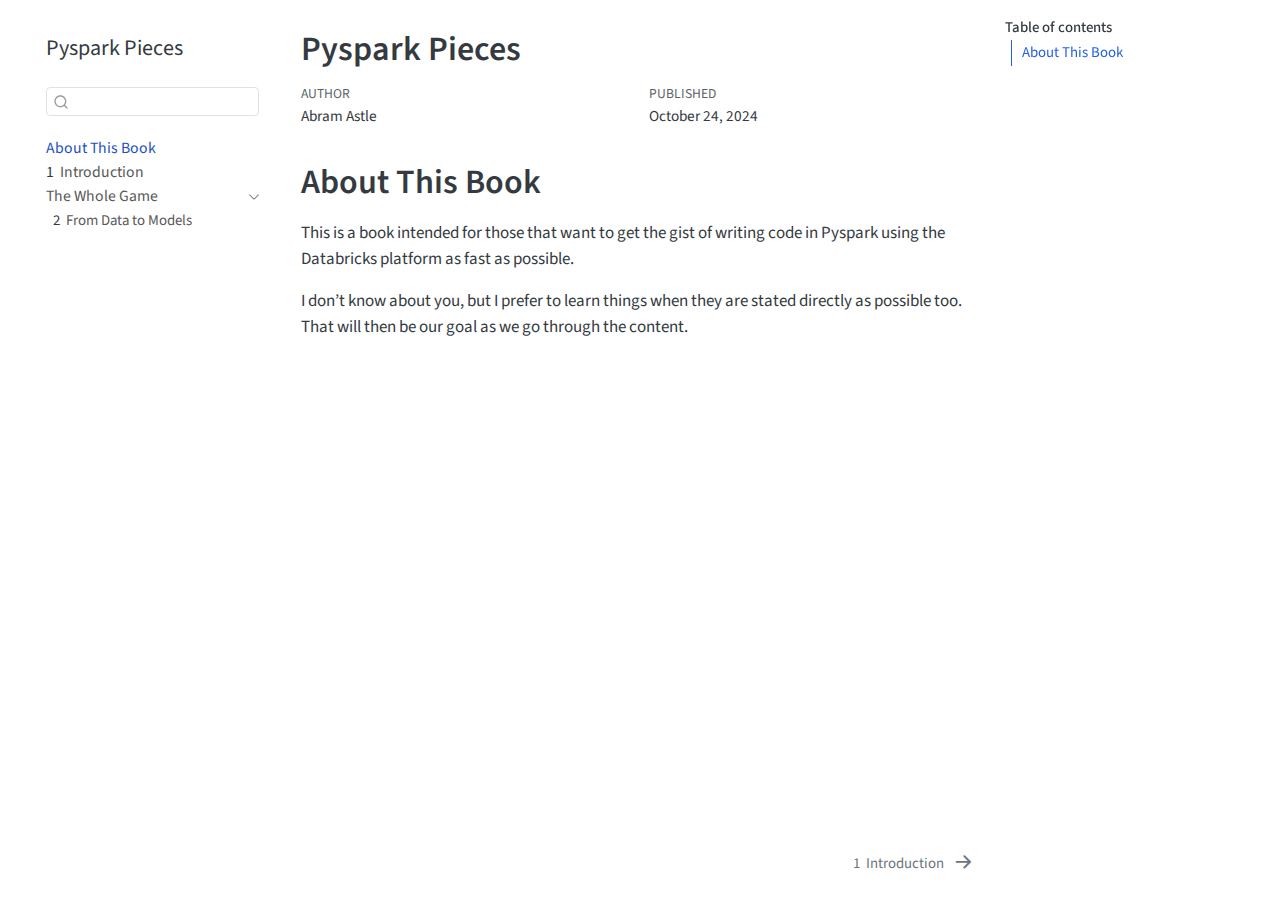
<file: docs/index.html>
<!DOCTYPE html>
<html xmlns="http://www.w3.org/1999/xhtml" lang="en" xml:lang="en"><head>

<meta charset="utf-8">
<meta name="generator" content="quarto-1.5.52">

<meta name="viewport" content="width=device-width, initial-scale=1.0, user-scalable=yes">

<meta name="author" content="Abram Astle">
<meta name="dcterms.date" content="2024-10-24">

<title>Pyspark Pieces</title>
<style>
code{white-space: pre-wrap;}
span.smallcaps{font-variant: small-caps;}
div.columns{display: flex; gap: min(4vw, 1.5em);}
div.column{flex: auto; overflow-x: auto;}
div.hanging-indent{margin-left: 1.5em; text-indent: -1.5em;}
ul.task-list{list-style: none;}
ul.task-list li input[type="checkbox"] {
  width: 0.8em;
  margin: 0 0.8em 0.2em -1em; /* quarto-specific, see https://github.com/quarto-dev/quarto-cli/issues/4556 */ 
  vertical-align: middle;
}
</style>


<script src="site_libs/quarto-nav/quarto-nav.js"></script>
<script src="site_libs/quarto-nav/headroom.min.js"></script>
<script src="site_libs/clipboard/clipboard.min.js"></script>
<script src="site_libs/quarto-search/autocomplete.umd.js"></script>
<script src="site_libs/quarto-search/fuse.min.js"></script>
<script src="site_libs/quarto-search/quarto-search.js"></script>
<meta name="quarto:offset" content="./">
<link href="./intro.html" rel="next">
<script src="site_libs/quarto-html/quarto.js"></script>
<script src="site_libs/quarto-html/popper.min.js"></script>
<script src="site_libs/quarto-html/tippy.umd.min.js"></script>
<script src="site_libs/quarto-html/anchor.min.js"></script>
<link href="site_libs/quarto-html/tippy.css" rel="stylesheet">
<link href="site_libs/quarto-html/quarto-syntax-highlighting.css" rel="stylesheet" id="quarto-text-highlighting-styles">
<script src="site_libs/bootstrap/bootstrap.min.js"></script>
<link href="site_libs/bootstrap/bootstrap-icons.css" rel="stylesheet">
<link href="site_libs/bootstrap/bootstrap.min.css" rel="stylesheet" id="quarto-bootstrap" data-mode="light">
<script id="quarto-search-options" type="application/json">{
  "location": "sidebar",
  "copy-button": false,
  "collapse-after": 3,
  "panel-placement": "start",
  "type": "textbox",
  "limit": 50,
  "keyboard-shortcut": [
    "f",
    "/",
    "s"
  ],
  "show-item-context": false,
  "language": {
    "search-no-results-text": "No results",
    "search-matching-documents-text": "matching documents",
    "search-copy-link-title": "Copy link to search",
    "search-hide-matches-text": "Hide additional matches",
    "search-more-match-text": "more match in this document",
    "search-more-matches-text": "more matches in this document",
    "search-clear-button-title": "Clear",
    "search-text-placeholder": "",
    "search-detached-cancel-button-title": "Cancel",
    "search-submit-button-title": "Submit",
    "search-label": "Search"
  }
}</script>


</head>

<body class="nav-sidebar floating">

<div id="quarto-search-results"></div>
  <header id="quarto-header" class="headroom fixed-top">
  <nav class="quarto-secondary-nav">
    <div class="container-fluid d-flex">
      <button type="button" class="quarto-btn-toggle btn" data-bs-toggle="collapse" role="button" data-bs-target=".quarto-sidebar-collapse-item" aria-controls="quarto-sidebar" aria-expanded="false" aria-label="Toggle sidebar navigation" onclick="if (window.quartoToggleHeadroom) { window.quartoToggleHeadroom(); }">
        <i class="bi bi-layout-text-sidebar-reverse"></i>
      </button>
        <nav class="quarto-page-breadcrumbs" aria-label="breadcrumb"><ol class="breadcrumb"><li class="breadcrumb-item"><a href="./index.html">About This Book</a></li></ol></nav>
        <a class="flex-grow-1" role="navigation" data-bs-toggle="collapse" data-bs-target=".quarto-sidebar-collapse-item" aria-controls="quarto-sidebar" aria-expanded="false" aria-label="Toggle sidebar navigation" onclick="if (window.quartoToggleHeadroom) { window.quartoToggleHeadroom(); }">      
        </a>
      <button type="button" class="btn quarto-search-button" aria-label="Search" onclick="window.quartoOpenSearch();">
        <i class="bi bi-search"></i>
      </button>
    </div>
  </nav>
</header>
<!-- content -->
<div id="quarto-content" class="quarto-container page-columns page-rows-contents page-layout-article">
<!-- sidebar -->
  <nav id="quarto-sidebar" class="sidebar collapse collapse-horizontal quarto-sidebar-collapse-item sidebar-navigation floating overflow-auto">
    <div class="pt-lg-2 mt-2 text-left sidebar-header">
    <div class="sidebar-title mb-0 py-0">
      <a href="./">Pyspark Pieces</a> 
    </div>
      </div>
        <div class="mt-2 flex-shrink-0 align-items-center">
        <div class="sidebar-search">
        <div id="quarto-search" class="" title="Search"></div>
        </div>
        </div>
    <div class="sidebar-menu-container"> 
    <ul class="list-unstyled mt-1">
        <li class="sidebar-item">
  <div class="sidebar-item-container"> 
  <a href="./index.html" class="sidebar-item-text sidebar-link active">
 <span class="menu-text">About This Book</span></a>
  </div>
</li>
        <li class="sidebar-item">
  <div class="sidebar-item-container"> 
  <a href="./intro.html" class="sidebar-item-text sidebar-link">
 <span class="menu-text"><span class="chapter-number">1</span>&nbsp; <span class="chapter-title">Introduction</span></span></a>
  </div>
</li>
        <li class="sidebar-item sidebar-item-section">
      <div class="sidebar-item-container"> 
            <a href="./whole-game.html" class="sidebar-item-text sidebar-link">
 <span class="menu-text">The Whole Game</span></a>
          <a class="sidebar-item-toggle text-start" data-bs-toggle="collapse" data-bs-target="#quarto-sidebar-section-1" role="navigation" aria-expanded="true" aria-label="Toggle section">
            <i class="bi bi-chevron-right ms-2"></i>
          </a> 
      </div>
      <ul id="quarto-sidebar-section-1" class="collapse list-unstyled sidebar-section depth1 show">  
          <li class="sidebar-item">
  <div class="sidebar-item-container"> 
  <a href="./modeling-data.html" class="sidebar-item-text sidebar-link">
 <span class="menu-text"><span class="chapter-number">2</span>&nbsp; <span class="chapter-title">From Data to Models</span></span></a>
  </div>
</li>
      </ul>
  </li>
    </ul>
    </div>
</nav>
<div id="quarto-sidebar-glass" class="quarto-sidebar-collapse-item" data-bs-toggle="collapse" data-bs-target=".quarto-sidebar-collapse-item"></div>
<!-- margin-sidebar -->
    <div id="quarto-margin-sidebar" class="sidebar margin-sidebar">
        <nav id="TOC" role="doc-toc" class="toc-active">
    <h2 id="toc-title">Table of contents</h2>
   
  <ul>
  <li><a href="#about-this-book" id="toc-about-this-book" class="nav-link active" data-scroll-target="#about-this-book">About This Book</a></li>
  </ul>
</nav>
    </div>
<!-- main -->
<main class="content" id="quarto-document-content">

<header id="title-block-header" class="quarto-title-block default">
<div class="quarto-title">
<h1 class="title">Pyspark Pieces</h1>
</div>



<div class="quarto-title-meta">

    <div>
    <div class="quarto-title-meta-heading">Author</div>
    <div class="quarto-title-meta-contents">
             <p>Abram Astle </p>
          </div>
  </div>
    
    <div>
    <div class="quarto-title-meta-heading">Published</div>
    <div class="quarto-title-meta-contents">
      <p class="date">October 24, 2024</p>
    </div>
  </div>
  
    
  </div>
  


</header>


<section id="about-this-book" class="level1 unnumbered">
<h1 class="unnumbered">About This Book</h1>
<p>This is a book intended for those that want to get the gist of writing code in Pyspark using the Databricks platform as fast as possible.</p>
<p>I don’t know about you, but I prefer to learn things when they are stated directly as possible too. That will then be our goal as we go through the content.</p>


</section>

</main> <!-- /main -->
<script id="quarto-html-after-body" type="application/javascript">
window.document.addEventListener("DOMContentLoaded", function (event) {
  const toggleBodyColorMode = (bsSheetEl) => {
    const mode = bsSheetEl.getAttribute("data-mode");
    const bodyEl = window.document.querySelector("body");
    if (mode === "dark") {
      bodyEl.classList.add("quarto-dark");
      bodyEl.classList.remove("quarto-light");
    } else {
      bodyEl.classList.add("quarto-light");
      bodyEl.classList.remove("quarto-dark");
    }
  }
  const toggleBodyColorPrimary = () => {
    const bsSheetEl = window.document.querySelector("link#quarto-bootstrap");
    if (bsSheetEl) {
      toggleBodyColorMode(bsSheetEl);
    }
  }
  toggleBodyColorPrimary();  
  const icon = "";
  const anchorJS = new window.AnchorJS();
  anchorJS.options = {
    placement: 'right',
    icon: icon
  };
  anchorJS.add('.anchored');
  const isCodeAnnotation = (el) => {
    for (const clz of el.classList) {
      if (clz.startsWith('code-annotation-')) {                     
        return true;
      }
    }
    return false;
  }
  const onCopySuccess = function(e) {
    // button target
    const button = e.trigger;
    // don't keep focus
    button.blur();
    // flash "checked"
    button.classList.add('code-copy-button-checked');
    var currentTitle = button.getAttribute("title");
    button.setAttribute("title", "Copied!");
    let tooltip;
    if (window.bootstrap) {
      button.setAttribute("data-bs-toggle", "tooltip");
      button.setAttribute("data-bs-placement", "left");
      button.setAttribute("data-bs-title", "Copied!");
      tooltip = new bootstrap.Tooltip(button, 
        { trigger: "manual", 
          customClass: "code-copy-button-tooltip",
          offset: [0, -8]});
      tooltip.show();    
    }
    setTimeout(function() {
      if (tooltip) {
        tooltip.hide();
        button.removeAttribute("data-bs-title");
        button.removeAttribute("data-bs-toggle");
        button.removeAttribute("data-bs-placement");
      }
      button.setAttribute("title", currentTitle);
      button.classList.remove('code-copy-button-checked');
    }, 1000);
    // clear code selection
    e.clearSelection();
  }
  const getTextToCopy = function(trigger) {
      const codeEl = trigger.previousElementSibling.cloneNode(true);
      for (const childEl of codeEl.children) {
        if (isCodeAnnotation(childEl)) {
          childEl.remove();
        }
      }
      return codeEl.innerText;
  }
  const clipboard = new window.ClipboardJS('.code-copy-button:not([data-in-quarto-modal])', {
    text: getTextToCopy
  });
  clipboard.on('success', onCopySuccess);
  if (window.document.getElementById('quarto-embedded-source-code-modal')) {
    // For code content inside modals, clipBoardJS needs to be initialized with a container option
    // TODO: Check when it could be a function (https://github.com/zenorocha/clipboard.js/issues/860)
    const clipboardModal = new window.ClipboardJS('.code-copy-button[data-in-quarto-modal]', {
      text: getTextToCopy,
      container: window.document.getElementById('quarto-embedded-source-code-modal')
    });
    clipboardModal.on('success', onCopySuccess);
  }
    var localhostRegex = new RegExp(/^(?:http|https):\/\/localhost\:?[0-9]*\//);
    var mailtoRegex = new RegExp(/^mailto:/);
      var filterRegex = new RegExp('/' + window.location.host + '/');
    var isInternal = (href) => {
        return filterRegex.test(href) || localhostRegex.test(href) || mailtoRegex.test(href);
    }
    // Inspect non-navigation links and adorn them if external
 	var links = window.document.querySelectorAll('a[href]:not(.nav-link):not(.navbar-brand):not(.toc-action):not(.sidebar-link):not(.sidebar-item-toggle):not(.pagination-link):not(.no-external):not([aria-hidden]):not(.dropdown-item):not(.quarto-navigation-tool):not(.about-link)');
    for (var i=0; i<links.length; i++) {
      const link = links[i];
      if (!isInternal(link.href)) {
        // undo the damage that might have been done by quarto-nav.js in the case of
        // links that we want to consider external
        if (link.dataset.originalHref !== undefined) {
          link.href = link.dataset.originalHref;
        }
      }
    }
  function tippyHover(el, contentFn, onTriggerFn, onUntriggerFn) {
    const config = {
      allowHTML: true,
      maxWidth: 500,
      delay: 100,
      arrow: false,
      appendTo: function(el) {
          return el.parentElement;
      },
      interactive: true,
      interactiveBorder: 10,
      theme: 'quarto',
      placement: 'bottom-start',
    };
    if (contentFn) {
      config.content = contentFn;
    }
    if (onTriggerFn) {
      config.onTrigger = onTriggerFn;
    }
    if (onUntriggerFn) {
      config.onUntrigger = onUntriggerFn;
    }
    window.tippy(el, config); 
  }
  const noterefs = window.document.querySelectorAll('a[role="doc-noteref"]');
  for (var i=0; i<noterefs.length; i++) {
    const ref = noterefs[i];
    tippyHover(ref, function() {
      // use id or data attribute instead here
      let href = ref.getAttribute('data-footnote-href') || ref.getAttribute('href');
      try { href = new URL(href).hash; } catch {}
      const id = href.replace(/^#\/?/, "");
      const note = window.document.getElementById(id);
      if (note) {
        return note.innerHTML;
      } else {
        return "";
      }
    });
  }
  const xrefs = window.document.querySelectorAll('a.quarto-xref');
  const processXRef = (id, note) => {
    // Strip column container classes
    const stripColumnClz = (el) => {
      el.classList.remove("page-full", "page-columns");
      if (el.children) {
        for (const child of el.children) {
          stripColumnClz(child);
        }
      }
    }
    stripColumnClz(note)
    if (id === null || id.startsWith('sec-')) {
      // Special case sections, only their first couple elements
      const container = document.createElement("div");
      if (note.children && note.children.length > 2) {
        container.appendChild(note.children[0].cloneNode(true));
        for (let i = 1; i < note.children.length; i++) {
          const child = note.children[i];
          if (child.tagName === "P" && child.innerText === "") {
            continue;
          } else {
            container.appendChild(child.cloneNode(true));
            break;
          }
        }
        if (window.Quarto?.typesetMath) {
          window.Quarto.typesetMath(container);
        }
        return container.innerHTML
      } else {
        if (window.Quarto?.typesetMath) {
          window.Quarto.typesetMath(note);
        }
        return note.innerHTML;
      }
    } else {
      // Remove any anchor links if they are present
      const anchorLink = note.querySelector('a.anchorjs-link');
      if (anchorLink) {
        anchorLink.remove();
      }
      if (window.Quarto?.typesetMath) {
        window.Quarto.typesetMath(note);
      }
      // TODO in 1.5, we should make sure this works without a callout special case
      if (note.classList.contains("callout")) {
        return note.outerHTML;
      } else {
        return note.innerHTML;
      }
    }
  }
  for (var i=0; i<xrefs.length; i++) {
    const xref = xrefs[i];
    tippyHover(xref, undefined, function(instance) {
      instance.disable();
      let url = xref.getAttribute('href');
      let hash = undefined; 
      if (url.startsWith('#')) {
        hash = url;
      } else {
        try { hash = new URL(url).hash; } catch {}
      }
      if (hash) {
        const id = hash.replace(/^#\/?/, "");
        const note = window.document.getElementById(id);
        if (note !== null) {
          try {
            const html = processXRef(id, note.cloneNode(true));
            instance.setContent(html);
          } finally {
            instance.enable();
            instance.show();
          }
        } else {
          // See if we can fetch this
          fetch(url.split('#')[0])
          .then(res => res.text())
          .then(html => {
            const parser = new DOMParser();
            const htmlDoc = parser.parseFromString(html, "text/html");
            const note = htmlDoc.getElementById(id);
            if (note !== null) {
              const html = processXRef(id, note);
              instance.setContent(html);
            } 
          }).finally(() => {
            instance.enable();
            instance.show();
          });
        }
      } else {
        // See if we can fetch a full url (with no hash to target)
        // This is a special case and we should probably do some content thinning / targeting
        fetch(url)
        .then(res => res.text())
        .then(html => {
          const parser = new DOMParser();
          const htmlDoc = parser.parseFromString(html, "text/html");
          const note = htmlDoc.querySelector('main.content');
          if (note !== null) {
            // This should only happen for chapter cross references
            // (since there is no id in the URL)
            // remove the first header
            if (note.children.length > 0 && note.children[0].tagName === "HEADER") {
              note.children[0].remove();
            }
            const html = processXRef(null, note);
            instance.setContent(html);
          } 
        }).finally(() => {
          instance.enable();
          instance.show();
        });
      }
    }, function(instance) {
    });
  }
      let selectedAnnoteEl;
      const selectorForAnnotation = ( cell, annotation) => {
        let cellAttr = 'data-code-cell="' + cell + '"';
        let lineAttr = 'data-code-annotation="' +  annotation + '"';
        const selector = 'span[' + cellAttr + '][' + lineAttr + ']';
        return selector;
      }
      const selectCodeLines = (annoteEl) => {
        const doc = window.document;
        const targetCell = annoteEl.getAttribute("data-target-cell");
        const targetAnnotation = annoteEl.getAttribute("data-target-annotation");
        const annoteSpan = window.document.querySelector(selectorForAnnotation(targetCell, targetAnnotation));
        const lines = annoteSpan.getAttribute("data-code-lines").split(",");
        const lineIds = lines.map((line) => {
          return targetCell + "-" + line;
        })
        let top = null;
        let height = null;
        let parent = null;
        if (lineIds.length > 0) {
            //compute the position of the single el (top and bottom and make a div)
            const el = window.document.getElementById(lineIds[0]);
            top = el.offsetTop;
            height = el.offsetHeight;
            parent = el.parentElement.parentElement;
          if (lineIds.length > 1) {
            const lastEl = window.document.getElementById(lineIds[lineIds.length - 1]);
            const bottom = lastEl.offsetTop + lastEl.offsetHeight;
            height = bottom - top;
          }
          if (top !== null && height !== null && parent !== null) {
            // cook up a div (if necessary) and position it 
            let div = window.document.getElementById("code-annotation-line-highlight");
            if (div === null) {
              div = window.document.createElement("div");
              div.setAttribute("id", "code-annotation-line-highlight");
              div.style.position = 'absolute';
              parent.appendChild(div);
            }
            div.style.top = top - 2 + "px";
            div.style.height = height + 4 + "px";
            div.style.left = 0;
            let gutterDiv = window.document.getElementById("code-annotation-line-highlight-gutter");
            if (gutterDiv === null) {
              gutterDiv = window.document.createElement("div");
              gutterDiv.setAttribute("id", "code-annotation-line-highlight-gutter");
              gutterDiv.style.position = 'absolute';
              const codeCell = window.document.getElementById(targetCell);
              const gutter = codeCell.querySelector('.code-annotation-gutter');
              gutter.appendChild(gutterDiv);
            }
            gutterDiv.style.top = top - 2 + "px";
            gutterDiv.style.height = height + 4 + "px";
          }
          selectedAnnoteEl = annoteEl;
        }
      };
      const unselectCodeLines = () => {
        const elementsIds = ["code-annotation-line-highlight", "code-annotation-line-highlight-gutter"];
        elementsIds.forEach((elId) => {
          const div = window.document.getElementById(elId);
          if (div) {
            div.remove();
          }
        });
        selectedAnnoteEl = undefined;
      };
        // Handle positioning of the toggle
    window.addEventListener(
      "resize",
      throttle(() => {
        elRect = undefined;
        if (selectedAnnoteEl) {
          selectCodeLines(selectedAnnoteEl);
        }
      }, 10)
    );
    function throttle(fn, ms) {
    let throttle = false;
    let timer;
      return (...args) => {
        if(!throttle) { // first call gets through
            fn.apply(this, args);
            throttle = true;
        } else { // all the others get throttled
            if(timer) clearTimeout(timer); // cancel #2
            timer = setTimeout(() => {
              fn.apply(this, args);
              timer = throttle = false;
            }, ms);
        }
      };
    }
      // Attach click handler to the DT
      const annoteDls = window.document.querySelectorAll('dt[data-target-cell]');
      for (const annoteDlNode of annoteDls) {
        annoteDlNode.addEventListener('click', (event) => {
          const clickedEl = event.target;
          if (clickedEl !== selectedAnnoteEl) {
            unselectCodeLines();
            const activeEl = window.document.querySelector('dt[data-target-cell].code-annotation-active');
            if (activeEl) {
              activeEl.classList.remove('code-annotation-active');
            }
            selectCodeLines(clickedEl);
            clickedEl.classList.add('code-annotation-active');
          } else {
            // Unselect the line
            unselectCodeLines();
            clickedEl.classList.remove('code-annotation-active');
          }
        });
      }
  const findCites = (el) => {
    const parentEl = el.parentElement;
    if (parentEl) {
      const cites = parentEl.dataset.cites;
      if (cites) {
        return {
          el,
          cites: cites.split(' ')
        };
      } else {
        return findCites(el.parentElement)
      }
    } else {
      return undefined;
    }
  };
  var bibliorefs = window.document.querySelectorAll('a[role="doc-biblioref"]');
  for (var i=0; i<bibliorefs.length; i++) {
    const ref = bibliorefs[i];
    const citeInfo = findCites(ref);
    if (citeInfo) {
      tippyHover(citeInfo.el, function() {
        var popup = window.document.createElement('div');
        citeInfo.cites.forEach(function(cite) {
          var citeDiv = window.document.createElement('div');
          citeDiv.classList.add('hanging-indent');
          citeDiv.classList.add('csl-entry');
          var biblioDiv = window.document.getElementById('ref-' + cite);
          if (biblioDiv) {
            citeDiv.innerHTML = biblioDiv.innerHTML;
          }
          popup.appendChild(citeDiv);
        });
        return popup.innerHTML;
      });
    }
  }
});
</script>
<nav class="page-navigation">
  <div class="nav-page nav-page-previous">
  </div>
  <div class="nav-page nav-page-next">
      <a href="./intro.html" class="pagination-link" aria-label="Introduction">
        <span class="nav-page-text"><span class="chapter-number">1</span>&nbsp; <span class="chapter-title">Introduction</span></span> <i class="bi bi-arrow-right-short"></i>
      </a>
  </div>
</nav>
</div> <!-- /content -->




</body></html>
</file>
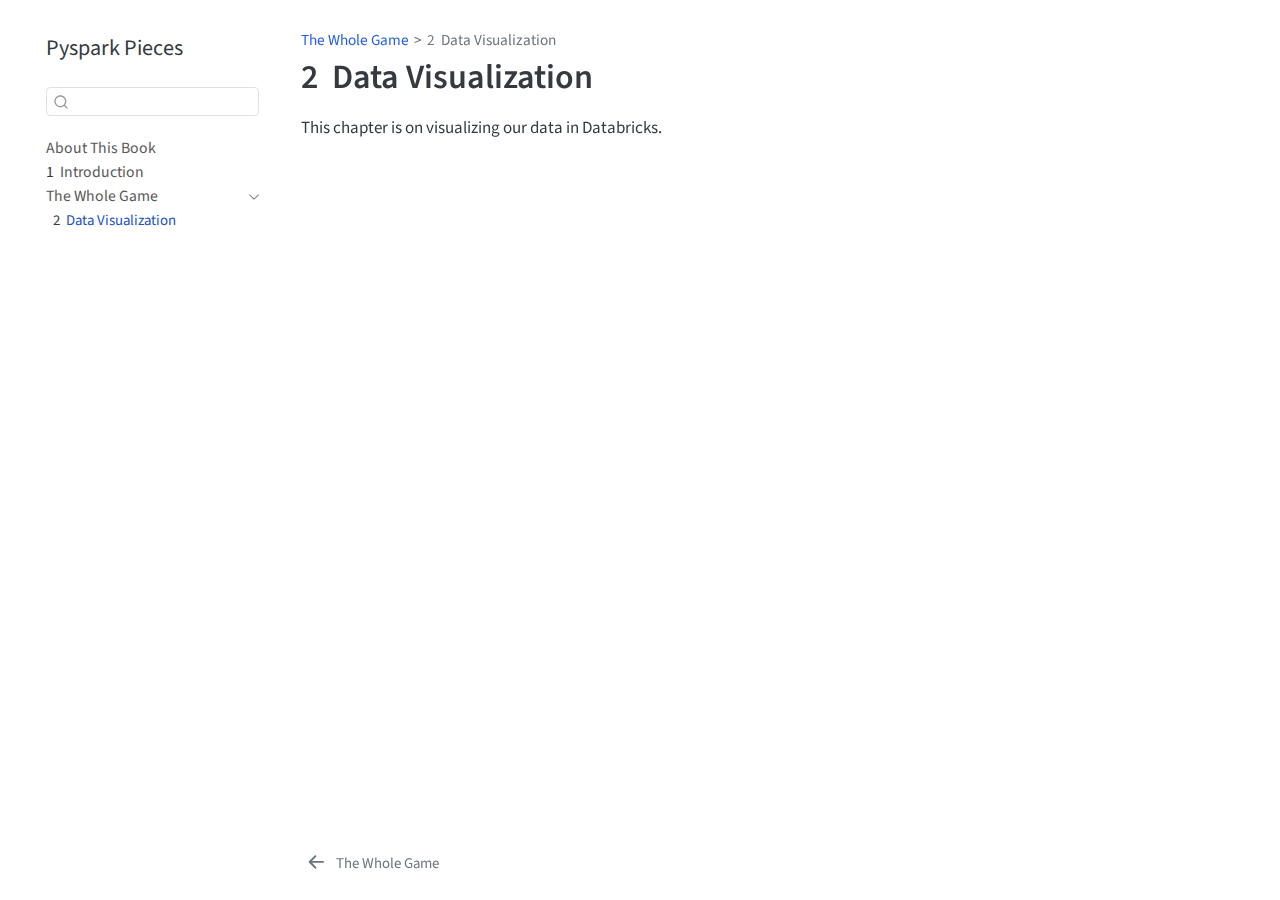
<file: docs/data-visualize.html>
<!DOCTYPE html>
<html xmlns="http://www.w3.org/1999/xhtml" lang="en" xml:lang="en"><head>

<meta charset="utf-8">
<meta name="generator" content="quarto-1.5.52">

<meta name="viewport" content="width=device-width, initial-scale=1.0, user-scalable=yes">


<title>2&nbsp; Data Visualization – Pyspark Pieces</title>
<style>
code{white-space: pre-wrap;}
span.smallcaps{font-variant: small-caps;}
div.columns{display: flex; gap: min(4vw, 1.5em);}
div.column{flex: auto; overflow-x: auto;}
div.hanging-indent{margin-left: 1.5em; text-indent: -1.5em;}
ul.task-list{list-style: none;}
ul.task-list li input[type="checkbox"] {
  width: 0.8em;
  margin: 0 0.8em 0.2em -1em; /* quarto-specific, see https://github.com/quarto-dev/quarto-cli/issues/4556 */ 
  vertical-align: middle;
}
</style>


<script src="site_libs/quarto-nav/quarto-nav.js"></script>
<script src="site_libs/quarto-nav/headroom.min.js"></script>
<script src="site_libs/clipboard/clipboard.min.js"></script>
<script src="site_libs/quarto-search/autocomplete.umd.js"></script>
<script src="site_libs/quarto-search/fuse.min.js"></script>
<script src="site_libs/quarto-search/quarto-search.js"></script>
<meta name="quarto:offset" content="./">
<link href="./whole-game.html" rel="prev">
<script src="site_libs/quarto-html/quarto.js"></script>
<script src="site_libs/quarto-html/popper.min.js"></script>
<script src="site_libs/quarto-html/tippy.umd.min.js"></script>
<script src="site_libs/quarto-html/anchor.min.js"></script>
<link href="site_libs/quarto-html/tippy.css" rel="stylesheet">
<link href="site_libs/quarto-html/quarto-syntax-highlighting.css" rel="stylesheet" id="quarto-text-highlighting-styles">
<script src="site_libs/bootstrap/bootstrap.min.js"></script>
<link href="site_libs/bootstrap/bootstrap-icons.css" rel="stylesheet">
<link href="site_libs/bootstrap/bootstrap.min.css" rel="stylesheet" id="quarto-bootstrap" data-mode="light">
<script id="quarto-search-options" type="application/json">{
  "location": "sidebar",
  "copy-button": false,
  "collapse-after": 3,
  "panel-placement": "start",
  "type": "textbox",
  "limit": 50,
  "keyboard-shortcut": [
    "f",
    "/",
    "s"
  ],
  "show-item-context": false,
  "language": {
    "search-no-results-text": "No results",
    "search-matching-documents-text": "matching documents",
    "search-copy-link-title": "Copy link to search",
    "search-hide-matches-text": "Hide additional matches",
    "search-more-match-text": "more match in this document",
    "search-more-matches-text": "more matches in this document",
    "search-clear-button-title": "Clear",
    "search-text-placeholder": "",
    "search-detached-cancel-button-title": "Cancel",
    "search-submit-button-title": "Submit",
    "search-label": "Search"
  }
}</script>


</head>

<body class="nav-sidebar floating">

<div id="quarto-search-results"></div>
  <header id="quarto-header" class="headroom fixed-top">
  <nav class="quarto-secondary-nav">
    <div class="container-fluid d-flex">
      <button type="button" class="quarto-btn-toggle btn" data-bs-toggle="collapse" role="button" data-bs-target=".quarto-sidebar-collapse-item" aria-controls="quarto-sidebar" aria-expanded="false" aria-label="Toggle sidebar navigation" onclick="if (window.quartoToggleHeadroom) { window.quartoToggleHeadroom(); }">
        <i class="bi bi-layout-text-sidebar-reverse"></i>
      </button>
        <nav class="quarto-page-breadcrumbs" aria-label="breadcrumb"><ol class="breadcrumb"><li class="breadcrumb-item"><a href="./whole-game.html">The Whole Game</a></li><li class="breadcrumb-item"><a href="./data-visualize.html"><span class="chapter-number">2</span>&nbsp; <span class="chapter-title">Data Visualization</span></a></li></ol></nav>
        <a class="flex-grow-1" role="navigation" data-bs-toggle="collapse" data-bs-target=".quarto-sidebar-collapse-item" aria-controls="quarto-sidebar" aria-expanded="false" aria-label="Toggle sidebar navigation" onclick="if (window.quartoToggleHeadroom) { window.quartoToggleHeadroom(); }">      
        </a>
      <button type="button" class="btn quarto-search-button" aria-label="Search" onclick="window.quartoOpenSearch();">
        <i class="bi bi-search"></i>
      </button>
    </div>
  </nav>
</header>
<!-- content -->
<div id="quarto-content" class="quarto-container page-columns page-rows-contents page-layout-article">
<!-- sidebar -->
  <nav id="quarto-sidebar" class="sidebar collapse collapse-horizontal quarto-sidebar-collapse-item sidebar-navigation floating overflow-auto">
    <div class="pt-lg-2 mt-2 text-left sidebar-header">
    <div class="sidebar-title mb-0 py-0">
      <a href="./">Pyspark Pieces</a> 
    </div>
      </div>
        <div class="mt-2 flex-shrink-0 align-items-center">
        <div class="sidebar-search">
        <div id="quarto-search" class="" title="Search"></div>
        </div>
        </div>
    <div class="sidebar-menu-container"> 
    <ul class="list-unstyled mt-1">
        <li class="sidebar-item">
  <div class="sidebar-item-container"> 
  <a href="./index.html" class="sidebar-item-text sidebar-link">
 <span class="menu-text">About This Book</span></a>
  </div>
</li>
        <li class="sidebar-item">
  <div class="sidebar-item-container"> 
  <a href="./intro.html" class="sidebar-item-text sidebar-link">
 <span class="menu-text"><span class="chapter-number">1</span>&nbsp; <span class="chapter-title">Introduction</span></span></a>
  </div>
</li>
        <li class="sidebar-item sidebar-item-section">
      <div class="sidebar-item-container"> 
            <a href="./whole-game.html" class="sidebar-item-text sidebar-link">
 <span class="menu-text">The Whole Game</span></a>
          <a class="sidebar-item-toggle text-start" data-bs-toggle="collapse" data-bs-target="#quarto-sidebar-section-1" role="navigation" aria-expanded="true" aria-label="Toggle section">
            <i class="bi bi-chevron-right ms-2"></i>
          </a> 
      </div>
      <ul id="quarto-sidebar-section-1" class="collapse list-unstyled sidebar-section depth1 show">  
          <li class="sidebar-item">
  <div class="sidebar-item-container"> 
  <a href="./data-visualize.html" class="sidebar-item-text sidebar-link active">
 <span class="menu-text"><span class="chapter-number">2</span>&nbsp; <span class="chapter-title">Data Visualization</span></span></a>
  </div>
</li>
      </ul>
  </li>
    </ul>
    </div>
</nav>
<div id="quarto-sidebar-glass" class="quarto-sidebar-collapse-item" data-bs-toggle="collapse" data-bs-target=".quarto-sidebar-collapse-item"></div>
<!-- margin-sidebar -->
    <div id="quarto-margin-sidebar" class="sidebar margin-sidebar zindex-bottom">
        
    </div>
<!-- main -->
<main class="content" id="quarto-document-content">

<header id="title-block-header" class="quarto-title-block default"><nav class="quarto-page-breadcrumbs quarto-title-breadcrumbs d-none d-lg-block" aria-label="breadcrumb"><ol class="breadcrumb"><li class="breadcrumb-item"><a href="./whole-game.html">The Whole Game</a></li><li class="breadcrumb-item"><a href="./data-visualize.html"><span class="chapter-number">2</span>&nbsp; <span class="chapter-title">Data Visualization</span></a></li></ol></nav>
<div class="quarto-title">
<h1 class="title"><span class="chapter-number">2</span>&nbsp; <span class="chapter-title">Data Visualization</span></h1>
</div>



<div class="quarto-title-meta">

    
  
    
  </div>
  


</header>


<p>This chapter is on visualizing our data in Databricks.</p>



</main> <!-- /main -->
<script id="quarto-html-after-body" type="application/javascript">
window.document.addEventListener("DOMContentLoaded", function (event) {
  const toggleBodyColorMode = (bsSheetEl) => {
    const mode = bsSheetEl.getAttribute("data-mode");
    const bodyEl = window.document.querySelector("body");
    if (mode === "dark") {
      bodyEl.classList.add("quarto-dark");
      bodyEl.classList.remove("quarto-light");
    } else {
      bodyEl.classList.add("quarto-light");
      bodyEl.classList.remove("quarto-dark");
    }
  }
  const toggleBodyColorPrimary = () => {
    const bsSheetEl = window.document.querySelector("link#quarto-bootstrap");
    if (bsSheetEl) {
      toggleBodyColorMode(bsSheetEl);
    }
  }
  toggleBodyColorPrimary();  
  const icon = "";
  const anchorJS = new window.AnchorJS();
  anchorJS.options = {
    placement: 'right',
    icon: icon
  };
  anchorJS.add('.anchored');
  const isCodeAnnotation = (el) => {
    for (const clz of el.classList) {
      if (clz.startsWith('code-annotation-')) {                     
        return true;
      }
    }
    return false;
  }
  const onCopySuccess = function(e) {
    // button target
    const button = e.trigger;
    // don't keep focus
    button.blur();
    // flash "checked"
    button.classList.add('code-copy-button-checked');
    var currentTitle = button.getAttribute("title");
    button.setAttribute("title", "Copied!");
    let tooltip;
    if (window.bootstrap) {
      button.setAttribute("data-bs-toggle", "tooltip");
      button.setAttribute("data-bs-placement", "left");
      button.setAttribute("data-bs-title", "Copied!");
      tooltip = new bootstrap.Tooltip(button, 
        { trigger: "manual", 
          customClass: "code-copy-button-tooltip",
          offset: [0, -8]});
      tooltip.show();    
    }
    setTimeout(function() {
      if (tooltip) {
        tooltip.hide();
        button.removeAttribute("data-bs-title");
        button.removeAttribute("data-bs-toggle");
        button.removeAttribute("data-bs-placement");
      }
      button.setAttribute("title", currentTitle);
      button.classList.remove('code-copy-button-checked');
    }, 1000);
    // clear code selection
    e.clearSelection();
  }
  const getTextToCopy = function(trigger) {
      const codeEl = trigger.previousElementSibling.cloneNode(true);
      for (const childEl of codeEl.children) {
        if (isCodeAnnotation(childEl)) {
          childEl.remove();
        }
      }
      return codeEl.innerText;
  }
  const clipboard = new window.ClipboardJS('.code-copy-button:not([data-in-quarto-modal])', {
    text: getTextToCopy
  });
  clipboard.on('success', onCopySuccess);
  if (window.document.getElementById('quarto-embedded-source-code-modal')) {
    // For code content inside modals, clipBoardJS needs to be initialized with a container option
    // TODO: Check when it could be a function (https://github.com/zenorocha/clipboard.js/issues/860)
    const clipboardModal = new window.ClipboardJS('.code-copy-button[data-in-quarto-modal]', {
      text: getTextToCopy,
      container: window.document.getElementById('quarto-embedded-source-code-modal')
    });
    clipboardModal.on('success', onCopySuccess);
  }
    var localhostRegex = new RegExp(/^(?:http|https):\/\/localhost\:?[0-9]*\//);
    var mailtoRegex = new RegExp(/^mailto:/);
      var filterRegex = new RegExp('/' + window.location.host + '/');
    var isInternal = (href) => {
        return filterRegex.test(href) || localhostRegex.test(href) || mailtoRegex.test(href);
    }
    // Inspect non-navigation links and adorn them if external
 	var links = window.document.querySelectorAll('a[href]:not(.nav-link):not(.navbar-brand):not(.toc-action):not(.sidebar-link):not(.sidebar-item-toggle):not(.pagination-link):not(.no-external):not([aria-hidden]):not(.dropdown-item):not(.quarto-navigation-tool):not(.about-link)');
    for (var i=0; i<links.length; i++) {
      const link = links[i];
      if (!isInternal(link.href)) {
        // undo the damage that might have been done by quarto-nav.js in the case of
        // links that we want to consider external
        if (link.dataset.originalHref !== undefined) {
          link.href = link.dataset.originalHref;
        }
      }
    }
  function tippyHover(el, contentFn, onTriggerFn, onUntriggerFn) {
    const config = {
      allowHTML: true,
      maxWidth: 500,
      delay: 100,
      arrow: false,
      appendTo: function(el) {
          return el.parentElement;
      },
      interactive: true,
      interactiveBorder: 10,
      theme: 'quarto',
      placement: 'bottom-start',
    };
    if (contentFn) {
      config.content = contentFn;
    }
    if (onTriggerFn) {
      config.onTrigger = onTriggerFn;
    }
    if (onUntriggerFn) {
      config.onUntrigger = onUntriggerFn;
    }
    window.tippy(el, config); 
  }
  const noterefs = window.document.querySelectorAll('a[role="doc-noteref"]');
  for (var i=0; i<noterefs.length; i++) {
    const ref = noterefs[i];
    tippyHover(ref, function() {
      // use id or data attribute instead here
      let href = ref.getAttribute('data-footnote-href') || ref.getAttribute('href');
      try { href = new URL(href).hash; } catch {}
      const id = href.replace(/^#\/?/, "");
      const note = window.document.getElementById(id);
      if (note) {
        return note.innerHTML;
      } else {
        return "";
      }
    });
  }
  const xrefs = window.document.querySelectorAll('a.quarto-xref');
  const processXRef = (id, note) => {
    // Strip column container classes
    const stripColumnClz = (el) => {
      el.classList.remove("page-full", "page-columns");
      if (el.children) {
        for (const child of el.children) {
          stripColumnClz(child);
        }
      }
    }
    stripColumnClz(note)
    if (id === null || id.startsWith('sec-')) {
      // Special case sections, only their first couple elements
      const container = document.createElement("div");
      if (note.children && note.children.length > 2) {
        container.appendChild(note.children[0].cloneNode(true));
        for (let i = 1; i < note.children.length; i++) {
          const child = note.children[i];
          if (child.tagName === "P" && child.innerText === "") {
            continue;
          } else {
            container.appendChild(child.cloneNode(true));
            break;
          }
        }
        if (window.Quarto?.typesetMath) {
          window.Quarto.typesetMath(container);
        }
        return container.innerHTML
      } else {
        if (window.Quarto?.typesetMath) {
          window.Quarto.typesetMath(note);
        }
        return note.innerHTML;
      }
    } else {
      // Remove any anchor links if they are present
      const anchorLink = note.querySelector('a.anchorjs-link');
      if (anchorLink) {
        anchorLink.remove();
      }
      if (window.Quarto?.typesetMath) {
        window.Quarto.typesetMath(note);
      }
      // TODO in 1.5, we should make sure this works without a callout special case
      if (note.classList.contains("callout")) {
        return note.outerHTML;
      } else {
        return note.innerHTML;
      }
    }
  }
  for (var i=0; i<xrefs.length; i++) {
    const xref = xrefs[i];
    tippyHover(xref, undefined, function(instance) {
      instance.disable();
      let url = xref.getAttribute('href');
      let hash = undefined; 
      if (url.startsWith('#')) {
        hash = url;
      } else {
        try { hash = new URL(url).hash; } catch {}
      }
      if (hash) {
        const id = hash.replace(/^#\/?/, "");
        const note = window.document.getElementById(id);
        if (note !== null) {
          try {
            const html = processXRef(id, note.cloneNode(true));
            instance.setContent(html);
          } finally {
            instance.enable();
            instance.show();
          }
        } else {
          // See if we can fetch this
          fetch(url.split('#')[0])
          .then(res => res.text())
          .then(html => {
            const parser = new DOMParser();
            const htmlDoc = parser.parseFromString(html, "text/html");
            const note = htmlDoc.getElementById(id);
            if (note !== null) {
              const html = processXRef(id, note);
              instance.setContent(html);
            } 
          }).finally(() => {
            instance.enable();
            instance.show();
          });
        }
      } else {
        // See if we can fetch a full url (with no hash to target)
        // This is a special case and we should probably do some content thinning / targeting
        fetch(url)
        .then(res => res.text())
        .then(html => {
          const parser = new DOMParser();
          const htmlDoc = parser.parseFromString(html, "text/html");
          const note = htmlDoc.querySelector('main.content');
          if (note !== null) {
            // This should only happen for chapter cross references
            // (since there is no id in the URL)
            // remove the first header
            if (note.children.length > 0 && note.children[0].tagName === "HEADER") {
              note.children[0].remove();
            }
            const html = processXRef(null, note);
            instance.setContent(html);
          } 
        }).finally(() => {
          instance.enable();
          instance.show();
        });
      }
    }, function(instance) {
    });
  }
      let selectedAnnoteEl;
      const selectorForAnnotation = ( cell, annotation) => {
        let cellAttr = 'data-code-cell="' + cell + '"';
        let lineAttr = 'data-code-annotation="' +  annotation + '"';
        const selector = 'span[' + cellAttr + '][' + lineAttr + ']';
        return selector;
      }
      const selectCodeLines = (annoteEl) => {
        const doc = window.document;
        const targetCell = annoteEl.getAttribute("data-target-cell");
        const targetAnnotation = annoteEl.getAttribute("data-target-annotation");
        const annoteSpan = window.document.querySelector(selectorForAnnotation(targetCell, targetAnnotation));
        const lines = annoteSpan.getAttribute("data-code-lines").split(",");
        const lineIds = lines.map((line) => {
          return targetCell + "-" + line;
        })
        let top = null;
        let height = null;
        let parent = null;
        if (lineIds.length > 0) {
            //compute the position of the single el (top and bottom and make a div)
            const el = window.document.getElementById(lineIds[0]);
            top = el.offsetTop;
            height = el.offsetHeight;
            parent = el.parentElement.parentElement;
          if (lineIds.length > 1) {
            const lastEl = window.document.getElementById(lineIds[lineIds.length - 1]);
            const bottom = lastEl.offsetTop + lastEl.offsetHeight;
            height = bottom - top;
          }
          if (top !== null && height !== null && parent !== null) {
            // cook up a div (if necessary) and position it 
            let div = window.document.getElementById("code-annotation-line-highlight");
            if (div === null) {
              div = window.document.createElement("div");
              div.setAttribute("id", "code-annotation-line-highlight");
              div.style.position = 'absolute';
              parent.appendChild(div);
            }
            div.style.top = top - 2 + "px";
            div.style.height = height + 4 + "px";
            div.style.left = 0;
            let gutterDiv = window.document.getElementById("code-annotation-line-highlight-gutter");
            if (gutterDiv === null) {
              gutterDiv = window.document.createElement("div");
              gutterDiv.setAttribute("id", "code-annotation-line-highlight-gutter");
              gutterDiv.style.position = 'absolute';
              const codeCell = window.document.getElementById(targetCell);
              const gutter = codeCell.querySelector('.code-annotation-gutter');
              gutter.appendChild(gutterDiv);
            }
            gutterDiv.style.top = top - 2 + "px";
            gutterDiv.style.height = height + 4 + "px";
          }
          selectedAnnoteEl = annoteEl;
        }
      };
      const unselectCodeLines = () => {
        const elementsIds = ["code-annotation-line-highlight", "code-annotation-line-highlight-gutter"];
        elementsIds.forEach((elId) => {
          const div = window.document.getElementById(elId);
          if (div) {
            div.remove();
          }
        });
        selectedAnnoteEl = undefined;
      };
        // Handle positioning of the toggle
    window.addEventListener(
      "resize",
      throttle(() => {
        elRect = undefined;
        if (selectedAnnoteEl) {
          selectCodeLines(selectedAnnoteEl);
        }
      }, 10)
    );
    function throttle(fn, ms) {
    let throttle = false;
    let timer;
      return (...args) => {
        if(!throttle) { // first call gets through
            fn.apply(this, args);
            throttle = true;
        } else { // all the others get throttled
            if(timer) clearTimeout(timer); // cancel #2
            timer = setTimeout(() => {
              fn.apply(this, args);
              timer = throttle = false;
            }, ms);
        }
      };
    }
      // Attach click handler to the DT
      const annoteDls = window.document.querySelectorAll('dt[data-target-cell]');
      for (const annoteDlNode of annoteDls) {
        annoteDlNode.addEventListener('click', (event) => {
          const clickedEl = event.target;
          if (clickedEl !== selectedAnnoteEl) {
            unselectCodeLines();
            const activeEl = window.document.querySelector('dt[data-target-cell].code-annotation-active');
            if (activeEl) {
              activeEl.classList.remove('code-annotation-active');
            }
            selectCodeLines(clickedEl);
            clickedEl.classList.add('code-annotation-active');
          } else {
            // Unselect the line
            unselectCodeLines();
            clickedEl.classList.remove('code-annotation-active');
          }
        });
      }
  const findCites = (el) => {
    const parentEl = el.parentElement;
    if (parentEl) {
      const cites = parentEl.dataset.cites;
      if (cites) {
        return {
          el,
          cites: cites.split(' ')
        };
      } else {
        return findCites(el.parentElement)
      }
    } else {
      return undefined;
    }
  };
  var bibliorefs = window.document.querySelectorAll('a[role="doc-biblioref"]');
  for (var i=0; i<bibliorefs.length; i++) {
    const ref = bibliorefs[i];
    const citeInfo = findCites(ref);
    if (citeInfo) {
      tippyHover(citeInfo.el, function() {
        var popup = window.document.createElement('div');
        citeInfo.cites.forEach(function(cite) {
          var citeDiv = window.document.createElement('div');
          citeDiv.classList.add('hanging-indent');
          citeDiv.classList.add('csl-entry');
          var biblioDiv = window.document.getElementById('ref-' + cite);
          if (biblioDiv) {
            citeDiv.innerHTML = biblioDiv.innerHTML;
          }
          popup.appendChild(citeDiv);
        });
        return popup.innerHTML;
      });
    }
  }
});
</script>
<nav class="page-navigation">
  <div class="nav-page nav-page-previous">
      <a href="./whole-game.html" class="pagination-link" aria-label="The Whole Game">
        <i class="bi bi-arrow-left-short"></i> <span class="nav-page-text">The Whole Game</span>
      </a>          
  </div>
  <div class="nav-page nav-page-next">
  </div>
</nav>
</div> <!-- /content -->




</body></html>
</file>
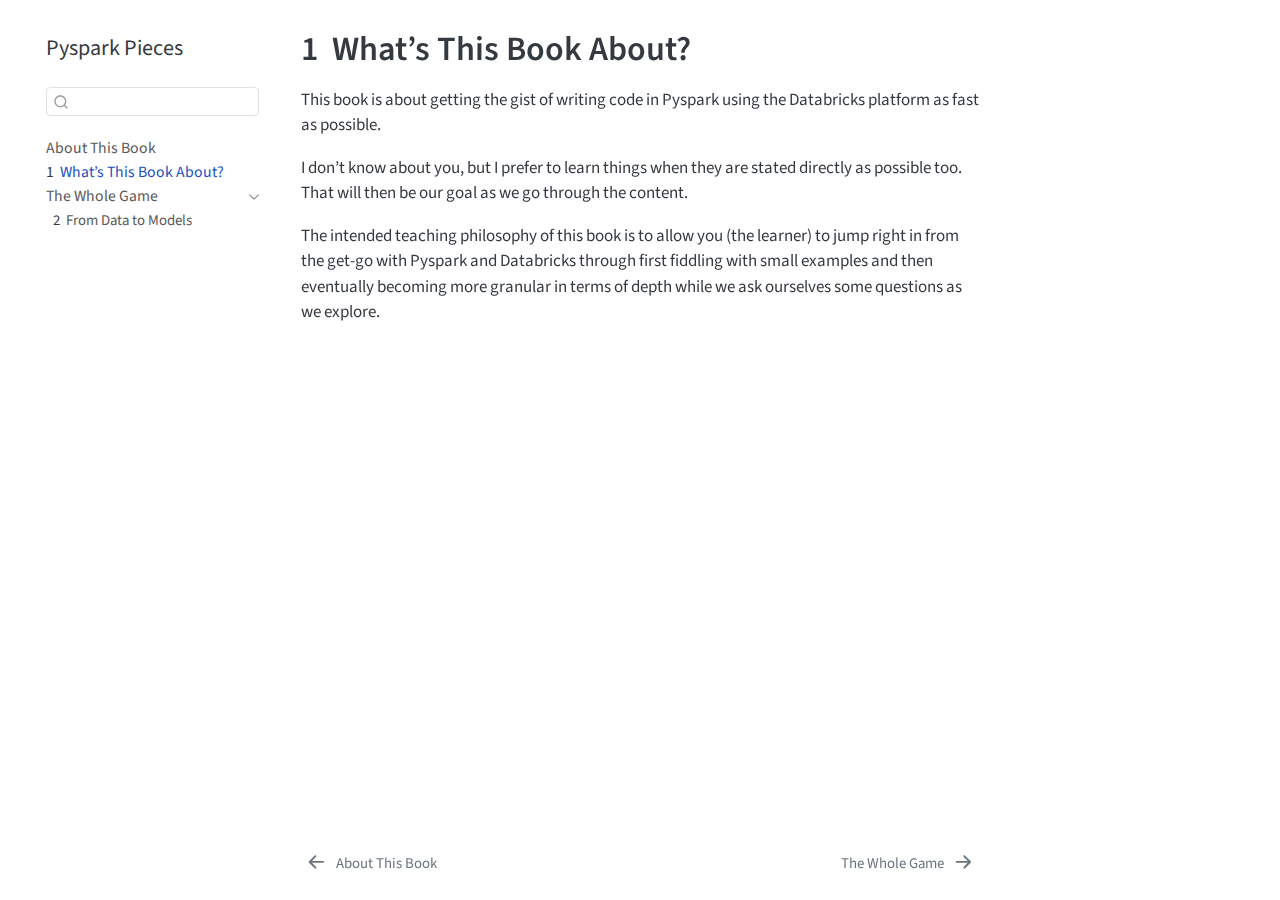
<file: docs/intro.html>
<!DOCTYPE html>
<html xmlns="http://www.w3.org/1999/xhtml" lang="en" xml:lang="en"><head>

<meta charset="utf-8">
<meta name="generator" content="quarto-1.5.52">

<meta name="viewport" content="width=device-width, initial-scale=1.0, user-scalable=yes">


<title>1&nbsp; What’s This Book About? – Pyspark Pieces</title>
<style>
code{white-space: pre-wrap;}
span.smallcaps{font-variant: small-caps;}
div.columns{display: flex; gap: min(4vw, 1.5em);}
div.column{flex: auto; overflow-x: auto;}
div.hanging-indent{margin-left: 1.5em; text-indent: -1.5em;}
ul.task-list{list-style: none;}
ul.task-list li input[type="checkbox"] {
  width: 0.8em;
  margin: 0 0.8em 0.2em -1em; /* quarto-specific, see https://github.com/quarto-dev/quarto-cli/issues/4556 */ 
  vertical-align: middle;
}
</style>


<script src="site_libs/quarto-nav/quarto-nav.js"></script>
<script src="site_libs/quarto-nav/headroom.min.js"></script>
<script src="site_libs/clipboard/clipboard.min.js"></script>
<script src="site_libs/quarto-search/autocomplete.umd.js"></script>
<script src="site_libs/quarto-search/fuse.min.js"></script>
<script src="site_libs/quarto-search/quarto-search.js"></script>
<meta name="quarto:offset" content="./">
<link href="./whole-game.html" rel="next">
<link href="./index.html" rel="prev">
<script src="site_libs/quarto-html/quarto.js"></script>
<script src="site_libs/quarto-html/popper.min.js"></script>
<script src="site_libs/quarto-html/tippy.umd.min.js"></script>
<script src="site_libs/quarto-html/anchor.min.js"></script>
<link href="site_libs/quarto-html/tippy.css" rel="stylesheet">
<link href="site_libs/quarto-html/quarto-syntax-highlighting.css" rel="stylesheet" id="quarto-text-highlighting-styles">
<script src="site_libs/bootstrap/bootstrap.min.js"></script>
<link href="site_libs/bootstrap/bootstrap-icons.css" rel="stylesheet">
<link href="site_libs/bootstrap/bootstrap.min.css" rel="stylesheet" id="quarto-bootstrap" data-mode="light">
<script id="quarto-search-options" type="application/json">{
  "location": "sidebar",
  "copy-button": false,
  "collapse-after": 3,
  "panel-placement": "start",
  "type": "textbox",
  "limit": 50,
  "keyboard-shortcut": [
    "f",
    "/",
    "s"
  ],
  "show-item-context": false,
  "language": {
    "search-no-results-text": "No results",
    "search-matching-documents-text": "matching documents",
    "search-copy-link-title": "Copy link to search",
    "search-hide-matches-text": "Hide additional matches",
    "search-more-match-text": "more match in this document",
    "search-more-matches-text": "more matches in this document",
    "search-clear-button-title": "Clear",
    "search-text-placeholder": "",
    "search-detached-cancel-button-title": "Cancel",
    "search-submit-button-title": "Submit",
    "search-label": "Search"
  }
}</script>


</head>

<body class="nav-sidebar floating">

<div id="quarto-search-results"></div>
  <header id="quarto-header" class="headroom fixed-top">
  <nav class="quarto-secondary-nav">
    <div class="container-fluid d-flex">
      <button type="button" class="quarto-btn-toggle btn" data-bs-toggle="collapse" role="button" data-bs-target=".quarto-sidebar-collapse-item" aria-controls="quarto-sidebar" aria-expanded="false" aria-label="Toggle sidebar navigation" onclick="if (window.quartoToggleHeadroom) { window.quartoToggleHeadroom(); }">
        <i class="bi bi-layout-text-sidebar-reverse"></i>
      </button>
        <nav class="quarto-page-breadcrumbs" aria-label="breadcrumb"><ol class="breadcrumb"><li class="breadcrumb-item"><a href="./intro.html"><span class="chapter-number">1</span>&nbsp; <span class="chapter-title">What’s This Book About?</span></a></li></ol></nav>
        <a class="flex-grow-1" role="navigation" data-bs-toggle="collapse" data-bs-target=".quarto-sidebar-collapse-item" aria-controls="quarto-sidebar" aria-expanded="false" aria-label="Toggle sidebar navigation" onclick="if (window.quartoToggleHeadroom) { window.quartoToggleHeadroom(); }">      
        </a>
      <button type="button" class="btn quarto-search-button" aria-label="Search" onclick="window.quartoOpenSearch();">
        <i class="bi bi-search"></i>
      </button>
    </div>
  </nav>
</header>
<!-- content -->
<div id="quarto-content" class="quarto-container page-columns page-rows-contents page-layout-article">
<!-- sidebar -->
  <nav id="quarto-sidebar" class="sidebar collapse collapse-horizontal quarto-sidebar-collapse-item sidebar-navigation floating overflow-auto">
    <div class="pt-lg-2 mt-2 text-left sidebar-header">
    <div class="sidebar-title mb-0 py-0">
      <a href="./">Pyspark Pieces</a> 
    </div>
      </div>
        <div class="mt-2 flex-shrink-0 align-items-center">
        <div class="sidebar-search">
        <div id="quarto-search" class="" title="Search"></div>
        </div>
        </div>
    <div class="sidebar-menu-container"> 
    <ul class="list-unstyled mt-1">
        <li class="sidebar-item">
  <div class="sidebar-item-container"> 
  <a href="./index.html" class="sidebar-item-text sidebar-link">
 <span class="menu-text">About This Book</span></a>
  </div>
</li>
        <li class="sidebar-item">
  <div class="sidebar-item-container"> 
  <a href="./intro.html" class="sidebar-item-text sidebar-link active">
 <span class="menu-text"><span class="chapter-number">1</span>&nbsp; <span class="chapter-title">What’s This Book About?</span></span></a>
  </div>
</li>
        <li class="sidebar-item sidebar-item-section">
      <div class="sidebar-item-container"> 
            <a href="./whole-game.html" class="sidebar-item-text sidebar-link">
 <span class="menu-text">The Whole Game</span></a>
          <a class="sidebar-item-toggle text-start" data-bs-toggle="collapse" data-bs-target="#quarto-sidebar-section-1" role="navigation" aria-expanded="true" aria-label="Toggle section">
            <i class="bi bi-chevron-right ms-2"></i>
          </a> 
      </div>
      <ul id="quarto-sidebar-section-1" class="collapse list-unstyled sidebar-section depth1 show">  
          <li class="sidebar-item">
  <div class="sidebar-item-container"> 
  <a href="./modeling-data.html" class="sidebar-item-text sidebar-link">
 <span class="menu-text"><span class="chapter-number">2</span>&nbsp; <span class="chapter-title">From Data to Models</span></span></a>
  </div>
</li>
      </ul>
  </li>
    </ul>
    </div>
</nav>
<div id="quarto-sidebar-glass" class="quarto-sidebar-collapse-item" data-bs-toggle="collapse" data-bs-target=".quarto-sidebar-collapse-item"></div>
<!-- margin-sidebar -->
    <div id="quarto-margin-sidebar" class="sidebar margin-sidebar zindex-bottom">
        
    </div>
<!-- main -->
<main class="content" id="quarto-document-content">

<header id="title-block-header" class="quarto-title-block default">
<div class="quarto-title">
<h1 class="title"><span class="chapter-number">1</span>&nbsp; <span class="chapter-title">What’s This Book About?</span></h1>
</div>



<div class="quarto-title-meta">

    
  
    
  </div>
  


</header>


<p>This book is about getting the gist of writing code in Pyspark using the Databricks platform as fast as possible.</p>
<p>I don’t know about you, but I prefer to learn things when they are stated directly as possible too. That will then be our goal as we go through the content.</p>
<p>The intended teaching philosophy of this book is to allow you (the learner) to jump right in from the get-go with Pyspark and Databricks through first fiddling with small examples and then eventually becoming more granular in terms of depth while we ask ourselves some questions as we explore.</p>



</main> <!-- /main -->
<script id="quarto-html-after-body" type="application/javascript">
window.document.addEventListener("DOMContentLoaded", function (event) {
  const toggleBodyColorMode = (bsSheetEl) => {
    const mode = bsSheetEl.getAttribute("data-mode");
    const bodyEl = window.document.querySelector("body");
    if (mode === "dark") {
      bodyEl.classList.add("quarto-dark");
      bodyEl.classList.remove("quarto-light");
    } else {
      bodyEl.classList.add("quarto-light");
      bodyEl.classList.remove("quarto-dark");
    }
  }
  const toggleBodyColorPrimary = () => {
    const bsSheetEl = window.document.querySelector("link#quarto-bootstrap");
    if (bsSheetEl) {
      toggleBodyColorMode(bsSheetEl);
    }
  }
  toggleBodyColorPrimary();  
  const icon = "";
  const anchorJS = new window.AnchorJS();
  anchorJS.options = {
    placement: 'right',
    icon: icon
  };
  anchorJS.add('.anchored');
  const isCodeAnnotation = (el) => {
    for (const clz of el.classList) {
      if (clz.startsWith('code-annotation-')) {                     
        return true;
      }
    }
    return false;
  }
  const onCopySuccess = function(e) {
    // button target
    const button = e.trigger;
    // don't keep focus
    button.blur();
    // flash "checked"
    button.classList.add('code-copy-button-checked');
    var currentTitle = button.getAttribute("title");
    button.setAttribute("title", "Copied!");
    let tooltip;
    if (window.bootstrap) {
      button.setAttribute("data-bs-toggle", "tooltip");
      button.setAttribute("data-bs-placement", "left");
      button.setAttribute("data-bs-title", "Copied!");
      tooltip = new bootstrap.Tooltip(button, 
        { trigger: "manual", 
          customClass: "code-copy-button-tooltip",
          offset: [0, -8]});
      tooltip.show();    
    }
    setTimeout(function() {
      if (tooltip) {
        tooltip.hide();
        button.removeAttribute("data-bs-title");
        button.removeAttribute("data-bs-toggle");
        button.removeAttribute("data-bs-placement");
      }
      button.setAttribute("title", currentTitle);
      button.classList.remove('code-copy-button-checked');
    }, 1000);
    // clear code selection
    e.clearSelection();
  }
  const getTextToCopy = function(trigger) {
      const codeEl = trigger.previousElementSibling.cloneNode(true);
      for (const childEl of codeEl.children) {
        if (isCodeAnnotation(childEl)) {
          childEl.remove();
        }
      }
      return codeEl.innerText;
  }
  const clipboard = new window.ClipboardJS('.code-copy-button:not([data-in-quarto-modal])', {
    text: getTextToCopy
  });
  clipboard.on('success', onCopySuccess);
  if (window.document.getElementById('quarto-embedded-source-code-modal')) {
    // For code content inside modals, clipBoardJS needs to be initialized with a container option
    // TODO: Check when it could be a function (https://github.com/zenorocha/clipboard.js/issues/860)
    const clipboardModal = new window.ClipboardJS('.code-copy-button[data-in-quarto-modal]', {
      text: getTextToCopy,
      container: window.document.getElementById('quarto-embedded-source-code-modal')
    });
    clipboardModal.on('success', onCopySuccess);
  }
    var localhostRegex = new RegExp(/^(?:http|https):\/\/localhost\:?[0-9]*\//);
    var mailtoRegex = new RegExp(/^mailto:/);
      var filterRegex = new RegExp('/' + window.location.host + '/');
    var isInternal = (href) => {
        return filterRegex.test(href) || localhostRegex.test(href) || mailtoRegex.test(href);
    }
    // Inspect non-navigation links and adorn them if external
 	var links = window.document.querySelectorAll('a[href]:not(.nav-link):not(.navbar-brand):not(.toc-action):not(.sidebar-link):not(.sidebar-item-toggle):not(.pagination-link):not(.no-external):not([aria-hidden]):not(.dropdown-item):not(.quarto-navigation-tool):not(.about-link)');
    for (var i=0; i<links.length; i++) {
      const link = links[i];
      if (!isInternal(link.href)) {
        // undo the damage that might have been done by quarto-nav.js in the case of
        // links that we want to consider external
        if (link.dataset.originalHref !== undefined) {
          link.href = link.dataset.originalHref;
        }
      }
    }
  function tippyHover(el, contentFn, onTriggerFn, onUntriggerFn) {
    const config = {
      allowHTML: true,
      maxWidth: 500,
      delay: 100,
      arrow: false,
      appendTo: function(el) {
          return el.parentElement;
      },
      interactive: true,
      interactiveBorder: 10,
      theme: 'quarto',
      placement: 'bottom-start',
    };
    if (contentFn) {
      config.content = contentFn;
    }
    if (onTriggerFn) {
      config.onTrigger = onTriggerFn;
    }
    if (onUntriggerFn) {
      config.onUntrigger = onUntriggerFn;
    }
    window.tippy(el, config); 
  }
  const noterefs = window.document.querySelectorAll('a[role="doc-noteref"]');
  for (var i=0; i<noterefs.length; i++) {
    const ref = noterefs[i];
    tippyHover(ref, function() {
      // use id or data attribute instead here
      let href = ref.getAttribute('data-footnote-href') || ref.getAttribute('href');
      try { href = new URL(href).hash; } catch {}
      const id = href.replace(/^#\/?/, "");
      const note = window.document.getElementById(id);
      if (note) {
        return note.innerHTML;
      } else {
        return "";
      }
    });
  }
  const xrefs = window.document.querySelectorAll('a.quarto-xref');
  const processXRef = (id, note) => {
    // Strip column container classes
    const stripColumnClz = (el) => {
      el.classList.remove("page-full", "page-columns");
      if (el.children) {
        for (const child of el.children) {
          stripColumnClz(child);
        }
      }
    }
    stripColumnClz(note)
    if (id === null || id.startsWith('sec-')) {
      // Special case sections, only their first couple elements
      const container = document.createElement("div");
      if (note.children && note.children.length > 2) {
        container.appendChild(note.children[0].cloneNode(true));
        for (let i = 1; i < note.children.length; i++) {
          const child = note.children[i];
          if (child.tagName === "P" && child.innerText === "") {
            continue;
          } else {
            container.appendChild(child.cloneNode(true));
            break;
          }
        }
        if (window.Quarto?.typesetMath) {
          window.Quarto.typesetMath(container);
        }
        return container.innerHTML
      } else {
        if (window.Quarto?.typesetMath) {
          window.Quarto.typesetMath(note);
        }
        return note.innerHTML;
      }
    } else {
      // Remove any anchor links if they are present
      const anchorLink = note.querySelector('a.anchorjs-link');
      if (anchorLink) {
        anchorLink.remove();
      }
      if (window.Quarto?.typesetMath) {
        window.Quarto.typesetMath(note);
      }
      // TODO in 1.5, we should make sure this works without a callout special case
      if (note.classList.contains("callout")) {
        return note.outerHTML;
      } else {
        return note.innerHTML;
      }
    }
  }
  for (var i=0; i<xrefs.length; i++) {
    const xref = xrefs[i];
    tippyHover(xref, undefined, function(instance) {
      instance.disable();
      let url = xref.getAttribute('href');
      let hash = undefined; 
      if (url.startsWith('#')) {
        hash = url;
      } else {
        try { hash = new URL(url).hash; } catch {}
      }
      if (hash) {
        const id = hash.replace(/^#\/?/, "");
        const note = window.document.getElementById(id);
        if (note !== null) {
          try {
            const html = processXRef(id, note.cloneNode(true));
            instance.setContent(html);
          } finally {
            instance.enable();
            instance.show();
          }
        } else {
          // See if we can fetch this
          fetch(url.split('#')[0])
          .then(res => res.text())
          .then(html => {
            const parser = new DOMParser();
            const htmlDoc = parser.parseFromString(html, "text/html");
            const note = htmlDoc.getElementById(id);
            if (note !== null) {
              const html = processXRef(id, note);
              instance.setContent(html);
            } 
          }).finally(() => {
            instance.enable();
            instance.show();
          });
        }
      } else {
        // See if we can fetch a full url (with no hash to target)
        // This is a special case and we should probably do some content thinning / targeting
        fetch(url)
        .then(res => res.text())
        .then(html => {
          const parser = new DOMParser();
          const htmlDoc = parser.parseFromString(html, "text/html");
          const note = htmlDoc.querySelector('main.content');
          if (note !== null) {
            // This should only happen for chapter cross references
            // (since there is no id in the URL)
            // remove the first header
            if (note.children.length > 0 && note.children[0].tagName === "HEADER") {
              note.children[0].remove();
            }
            const html = processXRef(null, note);
            instance.setContent(html);
          } 
        }).finally(() => {
          instance.enable();
          instance.show();
        });
      }
    }, function(instance) {
    });
  }
      let selectedAnnoteEl;
      const selectorForAnnotation = ( cell, annotation) => {
        let cellAttr = 'data-code-cell="' + cell + '"';
        let lineAttr = 'data-code-annotation="' +  annotation + '"';
        const selector = 'span[' + cellAttr + '][' + lineAttr + ']';
        return selector;
      }
      const selectCodeLines = (annoteEl) => {
        const doc = window.document;
        const targetCell = annoteEl.getAttribute("data-target-cell");
        const targetAnnotation = annoteEl.getAttribute("data-target-annotation");
        const annoteSpan = window.document.querySelector(selectorForAnnotation(targetCell, targetAnnotation));
        const lines = annoteSpan.getAttribute("data-code-lines").split(",");
        const lineIds = lines.map((line) => {
          return targetCell + "-" + line;
        })
        let top = null;
        let height = null;
        let parent = null;
        if (lineIds.length > 0) {
            //compute the position of the single el (top and bottom and make a div)
            const el = window.document.getElementById(lineIds[0]);
            top = el.offsetTop;
            height = el.offsetHeight;
            parent = el.parentElement.parentElement;
          if (lineIds.length > 1) {
            const lastEl = window.document.getElementById(lineIds[lineIds.length - 1]);
            const bottom = lastEl.offsetTop + lastEl.offsetHeight;
            height = bottom - top;
          }
          if (top !== null && height !== null && parent !== null) {
            // cook up a div (if necessary) and position it 
            let div = window.document.getElementById("code-annotation-line-highlight");
            if (div === null) {
              div = window.document.createElement("div");
              div.setAttribute("id", "code-annotation-line-highlight");
              div.style.position = 'absolute';
              parent.appendChild(div);
            }
            div.style.top = top - 2 + "px";
            div.style.height = height + 4 + "px";
            div.style.left = 0;
            let gutterDiv = window.document.getElementById("code-annotation-line-highlight-gutter");
            if (gutterDiv === null) {
              gutterDiv = window.document.createElement("div");
              gutterDiv.setAttribute("id", "code-annotation-line-highlight-gutter");
              gutterDiv.style.position = 'absolute';
              const codeCell = window.document.getElementById(targetCell);
              const gutter = codeCell.querySelector('.code-annotation-gutter');
              gutter.appendChild(gutterDiv);
            }
            gutterDiv.style.top = top - 2 + "px";
            gutterDiv.style.height = height + 4 + "px";
          }
          selectedAnnoteEl = annoteEl;
        }
      };
      const unselectCodeLines = () => {
        const elementsIds = ["code-annotation-line-highlight", "code-annotation-line-highlight-gutter"];
        elementsIds.forEach((elId) => {
          const div = window.document.getElementById(elId);
          if (div) {
            div.remove();
          }
        });
        selectedAnnoteEl = undefined;
      };
        // Handle positioning of the toggle
    window.addEventListener(
      "resize",
      throttle(() => {
        elRect = undefined;
        if (selectedAnnoteEl) {
          selectCodeLines(selectedAnnoteEl);
        }
      }, 10)
    );
    function throttle(fn, ms) {
    let throttle = false;
    let timer;
      return (...args) => {
        if(!throttle) { // first call gets through
            fn.apply(this, args);
            throttle = true;
        } else { // all the others get throttled
            if(timer) clearTimeout(timer); // cancel #2
            timer = setTimeout(() => {
              fn.apply(this, args);
              timer = throttle = false;
            }, ms);
        }
      };
    }
      // Attach click handler to the DT
      const annoteDls = window.document.querySelectorAll('dt[data-target-cell]');
      for (const annoteDlNode of annoteDls) {
        annoteDlNode.addEventListener('click', (event) => {
          const clickedEl = event.target;
          if (clickedEl !== selectedAnnoteEl) {
            unselectCodeLines();
            const activeEl = window.document.querySelector('dt[data-target-cell].code-annotation-active');
            if (activeEl) {
              activeEl.classList.remove('code-annotation-active');
            }
            selectCodeLines(clickedEl);
            clickedEl.classList.add('code-annotation-active');
          } else {
            // Unselect the line
            unselectCodeLines();
            clickedEl.classList.remove('code-annotation-active');
          }
        });
      }
  const findCites = (el) => {
    const parentEl = el.parentElement;
    if (parentEl) {
      const cites = parentEl.dataset.cites;
      if (cites) {
        return {
          el,
          cites: cites.split(' ')
        };
      } else {
        return findCites(el.parentElement)
      }
    } else {
      return undefined;
    }
  };
  var bibliorefs = window.document.querySelectorAll('a[role="doc-biblioref"]');
  for (var i=0; i<bibliorefs.length; i++) {
    const ref = bibliorefs[i];
    const citeInfo = findCites(ref);
    if (citeInfo) {
      tippyHover(citeInfo.el, function() {
        var popup = window.document.createElement('div');
        citeInfo.cites.forEach(function(cite) {
          var citeDiv = window.document.createElement('div');
          citeDiv.classList.add('hanging-indent');
          citeDiv.classList.add('csl-entry');
          var biblioDiv = window.document.getElementById('ref-' + cite);
          if (biblioDiv) {
            citeDiv.innerHTML = biblioDiv.innerHTML;
          }
          popup.appendChild(citeDiv);
        });
        return popup.innerHTML;
      });
    }
  }
});
</script>
<nav class="page-navigation">
  <div class="nav-page nav-page-previous">
      <a href="./index.html" class="pagination-link" aria-label="About This Book">
        <i class="bi bi-arrow-left-short"></i> <span class="nav-page-text">About This Book</span>
      </a>          
  </div>
  <div class="nav-page nav-page-next">
      <a href="./whole-game.html" class="pagination-link" aria-label="The Whole Game">
        <span class="nav-page-text">The Whole Game</span> <i class="bi bi-arrow-right-short"></i>
      </a>
  </div>
</nav>
</div> <!-- /content -->




</body></html>
</file>
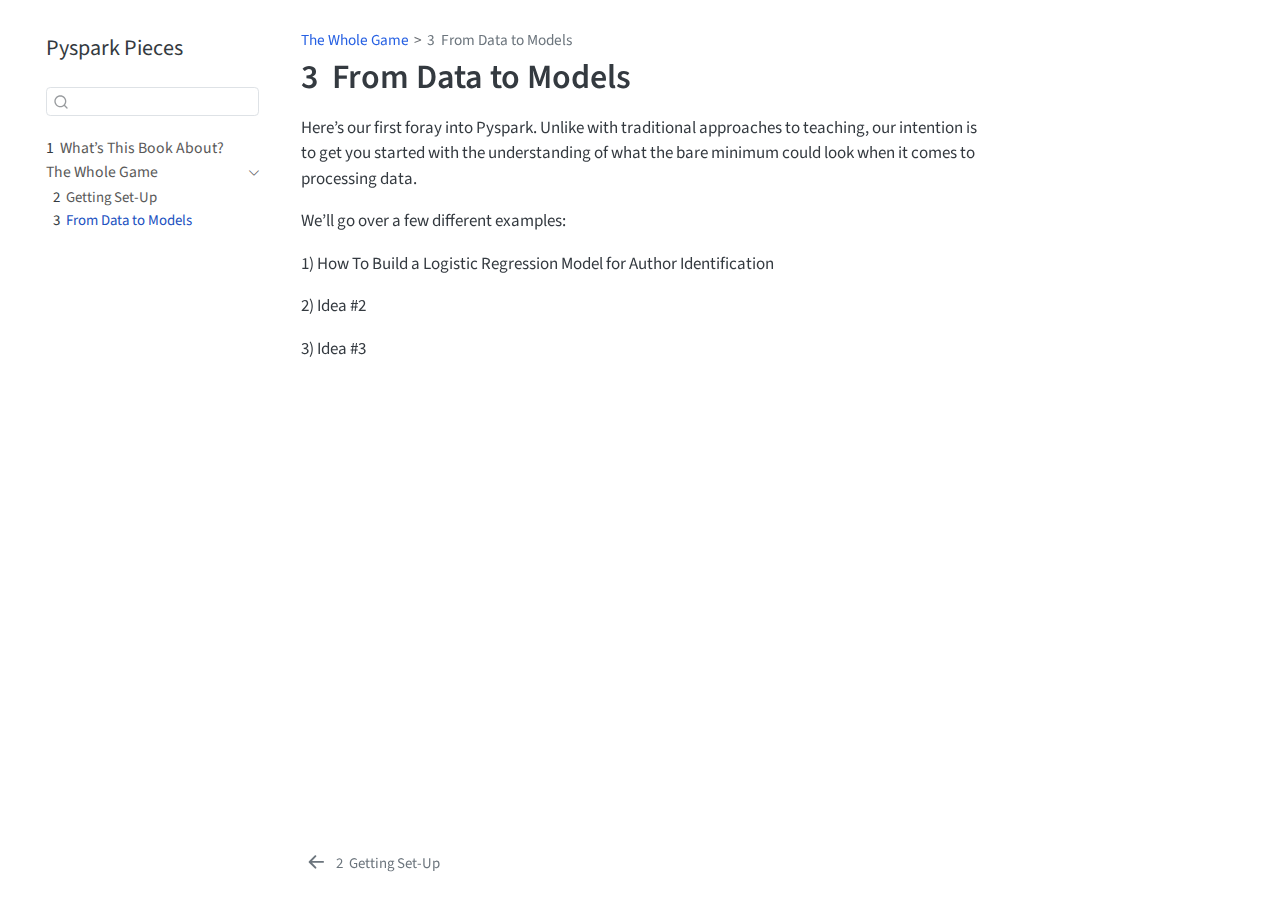
<file: docs/logistic-author.html>
<!DOCTYPE html>
<html xmlns="http://www.w3.org/1999/xhtml" lang="en" xml:lang="en"><head>

<meta charset="utf-8">
<meta name="generator" content="quarto-1.5.52">

<meta name="viewport" content="width=device-width, initial-scale=1.0, user-scalable=yes">


<title>3&nbsp; From Data to Models – Pyspark Pieces</title>
<style>
code{white-space: pre-wrap;}
span.smallcaps{font-variant: small-caps;}
div.columns{display: flex; gap: min(4vw, 1.5em);}
div.column{flex: auto; overflow-x: auto;}
div.hanging-indent{margin-left: 1.5em; text-indent: -1.5em;}
ul.task-list{list-style: none;}
ul.task-list li input[type="checkbox"] {
  width: 0.8em;
  margin: 0 0.8em 0.2em -1em; /* quarto-specific, see https://github.com/quarto-dev/quarto-cli/issues/4556 */ 
  vertical-align: middle;
}
</style>


<script src="site_libs/quarto-nav/quarto-nav.js"></script>
<script src="site_libs/quarto-nav/headroom.min.js"></script>
<script src="site_libs/clipboard/clipboard.min.js"></script>
<script src="site_libs/quarto-search/autocomplete.umd.js"></script>
<script src="site_libs/quarto-search/fuse.min.js"></script>
<script src="site_libs/quarto-search/quarto-search.js"></script>
<meta name="quarto:offset" content="./">
<link href="./set-up.html" rel="prev">
<script src="site_libs/quarto-html/quarto.js"></script>
<script src="site_libs/quarto-html/popper.min.js"></script>
<script src="site_libs/quarto-html/tippy.umd.min.js"></script>
<script src="site_libs/quarto-html/anchor.min.js"></script>
<link href="site_libs/quarto-html/tippy.css" rel="stylesheet">
<link href="site_libs/quarto-html/quarto-syntax-highlighting.css" rel="stylesheet" id="quarto-text-highlighting-styles">
<script src="site_libs/bootstrap/bootstrap.min.js"></script>
<link href="site_libs/bootstrap/bootstrap-icons.css" rel="stylesheet">
<link href="site_libs/bootstrap/bootstrap.min.css" rel="stylesheet" id="quarto-bootstrap" data-mode="light">
<script id="quarto-search-options" type="application/json">{
  "location": "sidebar",
  "copy-button": false,
  "collapse-after": 3,
  "panel-placement": "start",
  "type": "textbox",
  "limit": 50,
  "keyboard-shortcut": [
    "f",
    "/",
    "s"
  ],
  "show-item-context": false,
  "language": {
    "search-no-results-text": "No results",
    "search-matching-documents-text": "matching documents",
    "search-copy-link-title": "Copy link to search",
    "search-hide-matches-text": "Hide additional matches",
    "search-more-match-text": "more match in this document",
    "search-more-matches-text": "more matches in this document",
    "search-clear-button-title": "Clear",
    "search-text-placeholder": "",
    "search-detached-cancel-button-title": "Cancel",
    "search-submit-button-title": "Submit",
    "search-label": "Search"
  }
}</script>


</head>

<body class="nav-sidebar floating">

<div id="quarto-search-results"></div>
  <header id="quarto-header" class="headroom fixed-top">
  <nav class="quarto-secondary-nav">
    <div class="container-fluid d-flex">
      <button type="button" class="quarto-btn-toggle btn" data-bs-toggle="collapse" role="button" data-bs-target=".quarto-sidebar-collapse-item" aria-controls="quarto-sidebar" aria-expanded="false" aria-label="Toggle sidebar navigation" onclick="if (window.quartoToggleHeadroom) { window.quartoToggleHeadroom(); }">
        <i class="bi bi-layout-text-sidebar-reverse"></i>
      </button>
        <nav class="quarto-page-breadcrumbs" aria-label="breadcrumb"><ol class="breadcrumb"><li class="breadcrumb-item"><a href="./whole-game.html">The Whole Game</a></li><li class="breadcrumb-item"><a href="./logistic-author.html"><span class="chapter-number">3</span>&nbsp; <span class="chapter-title">From Data to Models</span></a></li></ol></nav>
        <a class="flex-grow-1" role="navigation" data-bs-toggle="collapse" data-bs-target=".quarto-sidebar-collapse-item" aria-controls="quarto-sidebar" aria-expanded="false" aria-label="Toggle sidebar navigation" onclick="if (window.quartoToggleHeadroom) { window.quartoToggleHeadroom(); }">      
        </a>
      <button type="button" class="btn quarto-search-button" aria-label="Search" onclick="window.quartoOpenSearch();">
        <i class="bi bi-search"></i>
      </button>
    </div>
  </nav>
</header>
<!-- content -->
<div id="quarto-content" class="quarto-container page-columns page-rows-contents page-layout-article">
<!-- sidebar -->
  <nav id="quarto-sidebar" class="sidebar collapse collapse-horizontal quarto-sidebar-collapse-item sidebar-navigation floating overflow-auto">
    <div class="pt-lg-2 mt-2 text-left sidebar-header">
    <div class="sidebar-title mb-0 py-0">
      <a href="./">Pyspark Pieces</a> 
    </div>
      </div>
        <div class="mt-2 flex-shrink-0 align-items-center">
        <div class="sidebar-search">
        <div id="quarto-search" class="" title="Search"></div>
        </div>
        </div>
    <div class="sidebar-menu-container"> 
    <ul class="list-unstyled mt-1">
        <li class="sidebar-item">
  <div class="sidebar-item-container"> 
  <a href="./index.html" class="sidebar-item-text sidebar-link">
 <span class="menu-text"><span class="chapter-number">1</span>&nbsp; <span class="chapter-title">What’s This Book About?</span></span></a>
  </div>
</li>
        <li class="sidebar-item sidebar-item-section">
      <div class="sidebar-item-container"> 
            <a href="./whole-game.html" class="sidebar-item-text sidebar-link">
 <span class="menu-text">The Whole Game</span></a>
          <a class="sidebar-item-toggle text-start" data-bs-toggle="collapse" data-bs-target="#quarto-sidebar-section-1" role="navigation" aria-expanded="true" aria-label="Toggle section">
            <i class="bi bi-chevron-right ms-2"></i>
          </a> 
      </div>
      <ul id="quarto-sidebar-section-1" class="collapse list-unstyled sidebar-section depth1 show">  
          <li class="sidebar-item">
  <div class="sidebar-item-container"> 
  <a href="./set-up.html" class="sidebar-item-text sidebar-link">
 <span class="menu-text"><span class="chapter-number">2</span>&nbsp; <span class="chapter-title">Getting Set-Up</span></span></a>
  </div>
</li>
          <li class="sidebar-item">
  <div class="sidebar-item-container"> 
  <a href="./logistic-author.html" class="sidebar-item-text sidebar-link active">
 <span class="menu-text"><span class="chapter-number">3</span>&nbsp; <span class="chapter-title">From Data to Models</span></span></a>
  </div>
</li>
      </ul>
  </li>
    </ul>
    </div>
</nav>
<div id="quarto-sidebar-glass" class="quarto-sidebar-collapse-item" data-bs-toggle="collapse" data-bs-target=".quarto-sidebar-collapse-item"></div>
<!-- margin-sidebar -->
    <div id="quarto-margin-sidebar" class="sidebar margin-sidebar zindex-bottom">
        
    </div>
<!-- main -->
<main class="content" id="quarto-document-content">

<header id="title-block-header" class="quarto-title-block default"><nav class="quarto-page-breadcrumbs quarto-title-breadcrumbs d-none d-lg-block" aria-label="breadcrumb"><ol class="breadcrumb"><li class="breadcrumb-item"><a href="./whole-game.html">The Whole Game</a></li><li class="breadcrumb-item"><a href="./logistic-author.html"><span class="chapter-number">3</span>&nbsp; <span class="chapter-title">From Data to Models</span></a></li></ol></nav>
<div class="quarto-title">
<h1 class="title"><span class="chapter-number">3</span>&nbsp; <span class="chapter-title">From Data to Models</span></h1>
</div>



<div class="quarto-title-meta">

    
  
    
  </div>
  


</header>


<p>Here’s our first foray into Pyspark. Unlike with traditional approaches to teaching, our intention is to get you started with the understanding of what the bare minimum could look when it comes to processing data.</p>
<p>We’ll go over a few different examples:</p>
<p>1) How To Build a Logistic Regression Model for Author Identification</p>
<p>2) Idea #2</p>
<p>3) Idea #3</p>



</main> <!-- /main -->
<script id="quarto-html-after-body" type="application/javascript">
window.document.addEventListener("DOMContentLoaded", function (event) {
  const toggleBodyColorMode = (bsSheetEl) => {
    const mode = bsSheetEl.getAttribute("data-mode");
    const bodyEl = window.document.querySelector("body");
    if (mode === "dark") {
      bodyEl.classList.add("quarto-dark");
      bodyEl.classList.remove("quarto-light");
    } else {
      bodyEl.classList.add("quarto-light");
      bodyEl.classList.remove("quarto-dark");
    }
  }
  const toggleBodyColorPrimary = () => {
    const bsSheetEl = window.document.querySelector("link#quarto-bootstrap");
    if (bsSheetEl) {
      toggleBodyColorMode(bsSheetEl);
    }
  }
  toggleBodyColorPrimary();  
  const icon = "";
  const anchorJS = new window.AnchorJS();
  anchorJS.options = {
    placement: 'right',
    icon: icon
  };
  anchorJS.add('.anchored');
  const isCodeAnnotation = (el) => {
    for (const clz of el.classList) {
      if (clz.startsWith('code-annotation-')) {                     
        return true;
      }
    }
    return false;
  }
  const onCopySuccess = function(e) {
    // button target
    const button = e.trigger;
    // don't keep focus
    button.blur();
    // flash "checked"
    button.classList.add('code-copy-button-checked');
    var currentTitle = button.getAttribute("title");
    button.setAttribute("title", "Copied!");
    let tooltip;
    if (window.bootstrap) {
      button.setAttribute("data-bs-toggle", "tooltip");
      button.setAttribute("data-bs-placement", "left");
      button.setAttribute("data-bs-title", "Copied!");
      tooltip = new bootstrap.Tooltip(button, 
        { trigger: "manual", 
          customClass: "code-copy-button-tooltip",
          offset: [0, -8]});
      tooltip.show();    
    }
    setTimeout(function() {
      if (tooltip) {
        tooltip.hide();
        button.removeAttribute("data-bs-title");
        button.removeAttribute("data-bs-toggle");
        button.removeAttribute("data-bs-placement");
      }
      button.setAttribute("title", currentTitle);
      button.classList.remove('code-copy-button-checked');
    }, 1000);
    // clear code selection
    e.clearSelection();
  }
  const getTextToCopy = function(trigger) {
      const codeEl = trigger.previousElementSibling.cloneNode(true);
      for (const childEl of codeEl.children) {
        if (isCodeAnnotation(childEl)) {
          childEl.remove();
        }
      }
      return codeEl.innerText;
  }
  const clipboard = new window.ClipboardJS('.code-copy-button:not([data-in-quarto-modal])', {
    text: getTextToCopy
  });
  clipboard.on('success', onCopySuccess);
  if (window.document.getElementById('quarto-embedded-source-code-modal')) {
    // For code content inside modals, clipBoardJS needs to be initialized with a container option
    // TODO: Check when it could be a function (https://github.com/zenorocha/clipboard.js/issues/860)
    const clipboardModal = new window.ClipboardJS('.code-copy-button[data-in-quarto-modal]', {
      text: getTextToCopy,
      container: window.document.getElementById('quarto-embedded-source-code-modal')
    });
    clipboardModal.on('success', onCopySuccess);
  }
    var localhostRegex = new RegExp(/^(?:http|https):\/\/localhost\:?[0-9]*\//);
    var mailtoRegex = new RegExp(/^mailto:/);
      var filterRegex = new RegExp('/' + window.location.host + '/');
    var isInternal = (href) => {
        return filterRegex.test(href) || localhostRegex.test(href) || mailtoRegex.test(href);
    }
    // Inspect non-navigation links and adorn them if external
 	var links = window.document.querySelectorAll('a[href]:not(.nav-link):not(.navbar-brand):not(.toc-action):not(.sidebar-link):not(.sidebar-item-toggle):not(.pagination-link):not(.no-external):not([aria-hidden]):not(.dropdown-item):not(.quarto-navigation-tool):not(.about-link)');
    for (var i=0; i<links.length; i++) {
      const link = links[i];
      if (!isInternal(link.href)) {
        // undo the damage that might have been done by quarto-nav.js in the case of
        // links that we want to consider external
        if (link.dataset.originalHref !== undefined) {
          link.href = link.dataset.originalHref;
        }
      }
    }
  function tippyHover(el, contentFn, onTriggerFn, onUntriggerFn) {
    const config = {
      allowHTML: true,
      maxWidth: 500,
      delay: 100,
      arrow: false,
      appendTo: function(el) {
          return el.parentElement;
      },
      interactive: true,
      interactiveBorder: 10,
      theme: 'quarto',
      placement: 'bottom-start',
    };
    if (contentFn) {
      config.content = contentFn;
    }
    if (onTriggerFn) {
      config.onTrigger = onTriggerFn;
    }
    if (onUntriggerFn) {
      config.onUntrigger = onUntriggerFn;
    }
    window.tippy(el, config); 
  }
  const noterefs = window.document.querySelectorAll('a[role="doc-noteref"]');
  for (var i=0; i<noterefs.length; i++) {
    const ref = noterefs[i];
    tippyHover(ref, function() {
      // use id or data attribute instead here
      let href = ref.getAttribute('data-footnote-href') || ref.getAttribute('href');
      try { href = new URL(href).hash; } catch {}
      const id = href.replace(/^#\/?/, "");
      const note = window.document.getElementById(id);
      if (note) {
        return note.innerHTML;
      } else {
        return "";
      }
    });
  }
  const xrefs = window.document.querySelectorAll('a.quarto-xref');
  const processXRef = (id, note) => {
    // Strip column container classes
    const stripColumnClz = (el) => {
      el.classList.remove("page-full", "page-columns");
      if (el.children) {
        for (const child of el.children) {
          stripColumnClz(child);
        }
      }
    }
    stripColumnClz(note)
    if (id === null || id.startsWith('sec-')) {
      // Special case sections, only their first couple elements
      const container = document.createElement("div");
      if (note.children && note.children.length > 2) {
        container.appendChild(note.children[0].cloneNode(true));
        for (let i = 1; i < note.children.length; i++) {
          const child = note.children[i];
          if (child.tagName === "P" && child.innerText === "") {
            continue;
          } else {
            container.appendChild(child.cloneNode(true));
            break;
          }
        }
        if (window.Quarto?.typesetMath) {
          window.Quarto.typesetMath(container);
        }
        return container.innerHTML
      } else {
        if (window.Quarto?.typesetMath) {
          window.Quarto.typesetMath(note);
        }
        return note.innerHTML;
      }
    } else {
      // Remove any anchor links if they are present
      const anchorLink = note.querySelector('a.anchorjs-link');
      if (anchorLink) {
        anchorLink.remove();
      }
      if (window.Quarto?.typesetMath) {
        window.Quarto.typesetMath(note);
      }
      // TODO in 1.5, we should make sure this works without a callout special case
      if (note.classList.contains("callout")) {
        return note.outerHTML;
      } else {
        return note.innerHTML;
      }
    }
  }
  for (var i=0; i<xrefs.length; i++) {
    const xref = xrefs[i];
    tippyHover(xref, undefined, function(instance) {
      instance.disable();
      let url = xref.getAttribute('href');
      let hash = undefined; 
      if (url.startsWith('#')) {
        hash = url;
      } else {
        try { hash = new URL(url).hash; } catch {}
      }
      if (hash) {
        const id = hash.replace(/^#\/?/, "");
        const note = window.document.getElementById(id);
        if (note !== null) {
          try {
            const html = processXRef(id, note.cloneNode(true));
            instance.setContent(html);
          } finally {
            instance.enable();
            instance.show();
          }
        } else {
          // See if we can fetch this
          fetch(url.split('#')[0])
          .then(res => res.text())
          .then(html => {
            const parser = new DOMParser();
            const htmlDoc = parser.parseFromString(html, "text/html");
            const note = htmlDoc.getElementById(id);
            if (note !== null) {
              const html = processXRef(id, note);
              instance.setContent(html);
            } 
          }).finally(() => {
            instance.enable();
            instance.show();
          });
        }
      } else {
        // See if we can fetch a full url (with no hash to target)
        // This is a special case and we should probably do some content thinning / targeting
        fetch(url)
        .then(res => res.text())
        .then(html => {
          const parser = new DOMParser();
          const htmlDoc = parser.parseFromString(html, "text/html");
          const note = htmlDoc.querySelector('main.content');
          if (note !== null) {
            // This should only happen for chapter cross references
            // (since there is no id in the URL)
            // remove the first header
            if (note.children.length > 0 && note.children[0].tagName === "HEADER") {
              note.children[0].remove();
            }
            const html = processXRef(null, note);
            instance.setContent(html);
          } 
        }).finally(() => {
          instance.enable();
          instance.show();
        });
      }
    }, function(instance) {
    });
  }
      let selectedAnnoteEl;
      const selectorForAnnotation = ( cell, annotation) => {
        let cellAttr = 'data-code-cell="' + cell + '"';
        let lineAttr = 'data-code-annotation="' +  annotation + '"';
        const selector = 'span[' + cellAttr + '][' + lineAttr + ']';
        return selector;
      }
      const selectCodeLines = (annoteEl) => {
        const doc = window.document;
        const targetCell = annoteEl.getAttribute("data-target-cell");
        const targetAnnotation = annoteEl.getAttribute("data-target-annotation");
        const annoteSpan = window.document.querySelector(selectorForAnnotation(targetCell, targetAnnotation));
        const lines = annoteSpan.getAttribute("data-code-lines").split(",");
        const lineIds = lines.map((line) => {
          return targetCell + "-" + line;
        })
        let top = null;
        let height = null;
        let parent = null;
        if (lineIds.length > 0) {
            //compute the position of the single el (top and bottom and make a div)
            const el = window.document.getElementById(lineIds[0]);
            top = el.offsetTop;
            height = el.offsetHeight;
            parent = el.parentElement.parentElement;
          if (lineIds.length > 1) {
            const lastEl = window.document.getElementById(lineIds[lineIds.length - 1]);
            const bottom = lastEl.offsetTop + lastEl.offsetHeight;
            height = bottom - top;
          }
          if (top !== null && height !== null && parent !== null) {
            // cook up a div (if necessary) and position it 
            let div = window.document.getElementById("code-annotation-line-highlight");
            if (div === null) {
              div = window.document.createElement("div");
              div.setAttribute("id", "code-annotation-line-highlight");
              div.style.position = 'absolute';
              parent.appendChild(div);
            }
            div.style.top = top - 2 + "px";
            div.style.height = height + 4 + "px";
            div.style.left = 0;
            let gutterDiv = window.document.getElementById("code-annotation-line-highlight-gutter");
            if (gutterDiv === null) {
              gutterDiv = window.document.createElement("div");
              gutterDiv.setAttribute("id", "code-annotation-line-highlight-gutter");
              gutterDiv.style.position = 'absolute';
              const codeCell = window.document.getElementById(targetCell);
              const gutter = codeCell.querySelector('.code-annotation-gutter');
              gutter.appendChild(gutterDiv);
            }
            gutterDiv.style.top = top - 2 + "px";
            gutterDiv.style.height = height + 4 + "px";
          }
          selectedAnnoteEl = annoteEl;
        }
      };
      const unselectCodeLines = () => {
        const elementsIds = ["code-annotation-line-highlight", "code-annotation-line-highlight-gutter"];
        elementsIds.forEach((elId) => {
          const div = window.document.getElementById(elId);
          if (div) {
            div.remove();
          }
        });
        selectedAnnoteEl = undefined;
      };
        // Handle positioning of the toggle
    window.addEventListener(
      "resize",
      throttle(() => {
        elRect = undefined;
        if (selectedAnnoteEl) {
          selectCodeLines(selectedAnnoteEl);
        }
      }, 10)
    );
    function throttle(fn, ms) {
    let throttle = false;
    let timer;
      return (...args) => {
        if(!throttle) { // first call gets through
            fn.apply(this, args);
            throttle = true;
        } else { // all the others get throttled
            if(timer) clearTimeout(timer); // cancel #2
            timer = setTimeout(() => {
              fn.apply(this, args);
              timer = throttle = false;
            }, ms);
        }
      };
    }
      // Attach click handler to the DT
      const annoteDls = window.document.querySelectorAll('dt[data-target-cell]');
      for (const annoteDlNode of annoteDls) {
        annoteDlNode.addEventListener('click', (event) => {
          const clickedEl = event.target;
          if (clickedEl !== selectedAnnoteEl) {
            unselectCodeLines();
            const activeEl = window.document.querySelector('dt[data-target-cell].code-annotation-active');
            if (activeEl) {
              activeEl.classList.remove('code-annotation-active');
            }
            selectCodeLines(clickedEl);
            clickedEl.classList.add('code-annotation-active');
          } else {
            // Unselect the line
            unselectCodeLines();
            clickedEl.classList.remove('code-annotation-active');
          }
        });
      }
  const findCites = (el) => {
    const parentEl = el.parentElement;
    if (parentEl) {
      const cites = parentEl.dataset.cites;
      if (cites) {
        return {
          el,
          cites: cites.split(' ')
        };
      } else {
        return findCites(el.parentElement)
      }
    } else {
      return undefined;
    }
  };
  var bibliorefs = window.document.querySelectorAll('a[role="doc-biblioref"]');
  for (var i=0; i<bibliorefs.length; i++) {
    const ref = bibliorefs[i];
    const citeInfo = findCites(ref);
    if (citeInfo) {
      tippyHover(citeInfo.el, function() {
        var popup = window.document.createElement('div');
        citeInfo.cites.forEach(function(cite) {
          var citeDiv = window.document.createElement('div');
          citeDiv.classList.add('hanging-indent');
          citeDiv.classList.add('csl-entry');
          var biblioDiv = window.document.getElementById('ref-' + cite);
          if (biblioDiv) {
            citeDiv.innerHTML = biblioDiv.innerHTML;
          }
          popup.appendChild(citeDiv);
        });
        return popup.innerHTML;
      });
    }
  }
});
</script>
<nav class="page-navigation">
  <div class="nav-page nav-page-previous">
      <a href="./set-up.html" class="pagination-link" aria-label="Getting Set-Up">
        <i class="bi bi-arrow-left-short"></i> <span class="nav-page-text"><span class="chapter-number">2</span>&nbsp; <span class="chapter-title">Getting Set-Up</span></span>
      </a>          
  </div>
  <div class="nav-page nav-page-next">
  </div>
</nav>
</div> <!-- /content -->




</body></html>
</file>
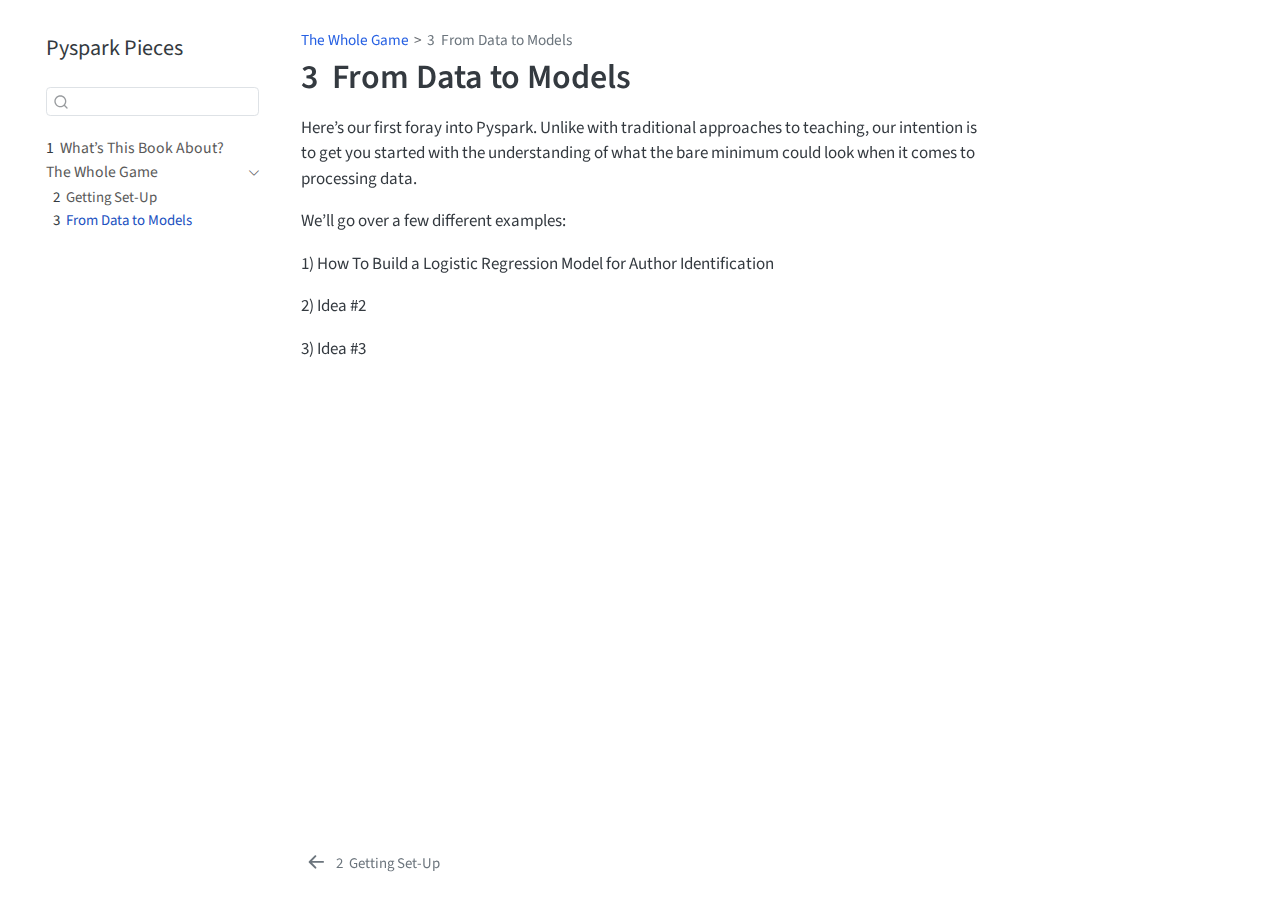
<file: docs/modeling-data.html>
<!DOCTYPE html>
<html xmlns="http://www.w3.org/1999/xhtml" lang="en" xml:lang="en"><head>

<meta charset="utf-8">
<meta name="generator" content="quarto-1.5.52">

<meta name="viewport" content="width=device-width, initial-scale=1.0, user-scalable=yes">


<title>3&nbsp; From Data to Models – Pyspark Pieces</title>
<style>
code{white-space: pre-wrap;}
span.smallcaps{font-variant: small-caps;}
div.columns{display: flex; gap: min(4vw, 1.5em);}
div.column{flex: auto; overflow-x: auto;}
div.hanging-indent{margin-left: 1.5em; text-indent: -1.5em;}
ul.task-list{list-style: none;}
ul.task-list li input[type="checkbox"] {
  width: 0.8em;
  margin: 0 0.8em 0.2em -1em; /* quarto-specific, see https://github.com/quarto-dev/quarto-cli/issues/4556 */ 
  vertical-align: middle;
}
</style>


<script src="site_libs/quarto-nav/quarto-nav.js"></script>
<script src="site_libs/quarto-nav/headroom.min.js"></script>
<script src="site_libs/clipboard/clipboard.min.js"></script>
<script src="site_libs/quarto-search/autocomplete.umd.js"></script>
<script src="site_libs/quarto-search/fuse.min.js"></script>
<script src="site_libs/quarto-search/quarto-search.js"></script>
<meta name="quarto:offset" content="./">
<link href="./set-up.html" rel="prev">
<script src="site_libs/quarto-html/quarto.js"></script>
<script src="site_libs/quarto-html/popper.min.js"></script>
<script src="site_libs/quarto-html/tippy.umd.min.js"></script>
<script src="site_libs/quarto-html/anchor.min.js"></script>
<link href="site_libs/quarto-html/tippy.css" rel="stylesheet">
<link href="site_libs/quarto-html/quarto-syntax-highlighting.css" rel="stylesheet" id="quarto-text-highlighting-styles">
<script src="site_libs/bootstrap/bootstrap.min.js"></script>
<link href="site_libs/bootstrap/bootstrap-icons.css" rel="stylesheet">
<link href="site_libs/bootstrap/bootstrap.min.css" rel="stylesheet" id="quarto-bootstrap" data-mode="light">
<script id="quarto-search-options" type="application/json">{
  "location": "sidebar",
  "copy-button": false,
  "collapse-after": 3,
  "panel-placement": "start",
  "type": "textbox",
  "limit": 50,
  "keyboard-shortcut": [
    "f",
    "/",
    "s"
  ],
  "show-item-context": false,
  "language": {
    "search-no-results-text": "No results",
    "search-matching-documents-text": "matching documents",
    "search-copy-link-title": "Copy link to search",
    "search-hide-matches-text": "Hide additional matches",
    "search-more-match-text": "more match in this document",
    "search-more-matches-text": "more matches in this document",
    "search-clear-button-title": "Clear",
    "search-text-placeholder": "",
    "search-detached-cancel-button-title": "Cancel",
    "search-submit-button-title": "Submit",
    "search-label": "Search"
  }
}</script>


</head>

<body class="nav-sidebar floating">

<div id="quarto-search-results"></div>
  <header id="quarto-header" class="headroom fixed-top">
  <nav class="quarto-secondary-nav">
    <div class="container-fluid d-flex">
      <button type="button" class="quarto-btn-toggle btn" data-bs-toggle="collapse" role="button" data-bs-target=".quarto-sidebar-collapse-item" aria-controls="quarto-sidebar" aria-expanded="false" aria-label="Toggle sidebar navigation" onclick="if (window.quartoToggleHeadroom) { window.quartoToggleHeadroom(); }">
        <i class="bi bi-layout-text-sidebar-reverse"></i>
      </button>
        <nav class="quarto-page-breadcrumbs" aria-label="breadcrumb"><ol class="breadcrumb"><li class="breadcrumb-item"><a href="./whole-game.html">The Whole Game</a></li><li class="breadcrumb-item"><a href="./modeling-data.html"><span class="chapter-number">3</span>&nbsp; <span class="chapter-title">From Data to Models</span></a></li></ol></nav>
        <a class="flex-grow-1" role="navigation" data-bs-toggle="collapse" data-bs-target=".quarto-sidebar-collapse-item" aria-controls="quarto-sidebar" aria-expanded="false" aria-label="Toggle sidebar navigation" onclick="if (window.quartoToggleHeadroom) { window.quartoToggleHeadroom(); }">      
        </a>
      <button type="button" class="btn quarto-search-button" aria-label="Search" onclick="window.quartoOpenSearch();">
        <i class="bi bi-search"></i>
      </button>
    </div>
  </nav>
</header>
<!-- content -->
<div id="quarto-content" class="quarto-container page-columns page-rows-contents page-layout-article">
<!-- sidebar -->
  <nav id="quarto-sidebar" class="sidebar collapse collapse-horizontal quarto-sidebar-collapse-item sidebar-navigation floating overflow-auto">
    <div class="pt-lg-2 mt-2 text-left sidebar-header">
    <div class="sidebar-title mb-0 py-0">
      <a href="./">Pyspark Pieces</a> 
    </div>
      </div>
        <div class="mt-2 flex-shrink-0 align-items-center">
        <div class="sidebar-search">
        <div id="quarto-search" class="" title="Search"></div>
        </div>
        </div>
    <div class="sidebar-menu-container"> 
    <ul class="list-unstyled mt-1">
        <li class="sidebar-item">
  <div class="sidebar-item-container"> 
  <a href="./index.html" class="sidebar-item-text sidebar-link">
 <span class="menu-text"><span class="chapter-number">1</span>&nbsp; <span class="chapter-title">What’s This Book About?</span></span></a>
  </div>
</li>
        <li class="sidebar-item sidebar-item-section">
      <div class="sidebar-item-container"> 
            <a href="./whole-game.html" class="sidebar-item-text sidebar-link">
 <span class="menu-text">The Whole Game</span></a>
          <a class="sidebar-item-toggle text-start" data-bs-toggle="collapse" data-bs-target="#quarto-sidebar-section-1" role="navigation" aria-expanded="true" aria-label="Toggle section">
            <i class="bi bi-chevron-right ms-2"></i>
          </a> 
      </div>
      <ul id="quarto-sidebar-section-1" class="collapse list-unstyled sidebar-section depth1 show">  
          <li class="sidebar-item">
  <div class="sidebar-item-container"> 
  <a href="./set-up.html" class="sidebar-item-text sidebar-link">
 <span class="menu-text"><span class="chapter-number">2</span>&nbsp; <span class="chapter-title">Getting Set-Up</span></span></a>
  </div>
</li>
          <li class="sidebar-item">
  <div class="sidebar-item-container"> 
  <a href="./modeling-data.html" class="sidebar-item-text sidebar-link active">
 <span class="menu-text"><span class="chapter-number">3</span>&nbsp; <span class="chapter-title">From Data to Models</span></span></a>
  </div>
</li>
      </ul>
  </li>
    </ul>
    </div>
</nav>
<div id="quarto-sidebar-glass" class="quarto-sidebar-collapse-item" data-bs-toggle="collapse" data-bs-target=".quarto-sidebar-collapse-item"></div>
<!-- margin-sidebar -->
    <div id="quarto-margin-sidebar" class="sidebar margin-sidebar zindex-bottom">
        
    </div>
<!-- main -->
<main class="content" id="quarto-document-content">

<header id="title-block-header" class="quarto-title-block default"><nav class="quarto-page-breadcrumbs quarto-title-breadcrumbs d-none d-lg-block" aria-label="breadcrumb"><ol class="breadcrumb"><li class="breadcrumb-item"><a href="./whole-game.html">The Whole Game</a></li><li class="breadcrumb-item"><a href="./modeling-data.html"><span class="chapter-number">3</span>&nbsp; <span class="chapter-title">From Data to Models</span></a></li></ol></nav>
<div class="quarto-title">
<h1 class="title"><span class="chapter-number">3</span>&nbsp; <span class="chapter-title">From Data to Models</span></h1>
</div>



<div class="quarto-title-meta">

    
  
    
  </div>
  


</header>


<p>Here’s our first foray into Pyspark. Unlike with traditional approaches to teaching, our intention is to get you started with the understanding of what the bare minimum could look when it comes to processing data.</p>
<p>We’ll go over a few different examples:</p>
<p>1) How To Build a Logistic Regression Model for Author Identification</p>
<p>2) Idea #2</p>
<p>3) Idea #3</p>



</main> <!-- /main -->
<script id="quarto-html-after-body" type="application/javascript">
window.document.addEventListener("DOMContentLoaded", function (event) {
  const toggleBodyColorMode = (bsSheetEl) => {
    const mode = bsSheetEl.getAttribute("data-mode");
    const bodyEl = window.document.querySelector("body");
    if (mode === "dark") {
      bodyEl.classList.add("quarto-dark");
      bodyEl.classList.remove("quarto-light");
    } else {
      bodyEl.classList.add("quarto-light");
      bodyEl.classList.remove("quarto-dark");
    }
  }
  const toggleBodyColorPrimary = () => {
    const bsSheetEl = window.document.querySelector("link#quarto-bootstrap");
    if (bsSheetEl) {
      toggleBodyColorMode(bsSheetEl);
    }
  }
  toggleBodyColorPrimary();  
  const icon = "";
  const anchorJS = new window.AnchorJS();
  anchorJS.options = {
    placement: 'right',
    icon: icon
  };
  anchorJS.add('.anchored');
  const isCodeAnnotation = (el) => {
    for (const clz of el.classList) {
      if (clz.startsWith('code-annotation-')) {                     
        return true;
      }
    }
    return false;
  }
  const onCopySuccess = function(e) {
    // button target
    const button = e.trigger;
    // don't keep focus
    button.blur();
    // flash "checked"
    button.classList.add('code-copy-button-checked');
    var currentTitle = button.getAttribute("title");
    button.setAttribute("title", "Copied!");
    let tooltip;
    if (window.bootstrap) {
      button.setAttribute("data-bs-toggle", "tooltip");
      button.setAttribute("data-bs-placement", "left");
      button.setAttribute("data-bs-title", "Copied!");
      tooltip = new bootstrap.Tooltip(button, 
        { trigger: "manual", 
          customClass: "code-copy-button-tooltip",
          offset: [0, -8]});
      tooltip.show();    
    }
    setTimeout(function() {
      if (tooltip) {
        tooltip.hide();
        button.removeAttribute("data-bs-title");
        button.removeAttribute("data-bs-toggle");
        button.removeAttribute("data-bs-placement");
      }
      button.setAttribute("title", currentTitle);
      button.classList.remove('code-copy-button-checked');
    }, 1000);
    // clear code selection
    e.clearSelection();
  }
  const getTextToCopy = function(trigger) {
      const codeEl = trigger.previousElementSibling.cloneNode(true);
      for (const childEl of codeEl.children) {
        if (isCodeAnnotation(childEl)) {
          childEl.remove();
        }
      }
      return codeEl.innerText;
  }
  const clipboard = new window.ClipboardJS('.code-copy-button:not([data-in-quarto-modal])', {
    text: getTextToCopy
  });
  clipboard.on('success', onCopySuccess);
  if (window.document.getElementById('quarto-embedded-source-code-modal')) {
    // For code content inside modals, clipBoardJS needs to be initialized with a container option
    // TODO: Check when it could be a function (https://github.com/zenorocha/clipboard.js/issues/860)
    const clipboardModal = new window.ClipboardJS('.code-copy-button[data-in-quarto-modal]', {
      text: getTextToCopy,
      container: window.document.getElementById('quarto-embedded-source-code-modal')
    });
    clipboardModal.on('success', onCopySuccess);
  }
    var localhostRegex = new RegExp(/^(?:http|https):\/\/localhost\:?[0-9]*\//);
    var mailtoRegex = new RegExp(/^mailto:/);
      var filterRegex = new RegExp('/' + window.location.host + '/');
    var isInternal = (href) => {
        return filterRegex.test(href) || localhostRegex.test(href) || mailtoRegex.test(href);
    }
    // Inspect non-navigation links and adorn them if external
 	var links = window.document.querySelectorAll('a[href]:not(.nav-link):not(.navbar-brand):not(.toc-action):not(.sidebar-link):not(.sidebar-item-toggle):not(.pagination-link):not(.no-external):not([aria-hidden]):not(.dropdown-item):not(.quarto-navigation-tool):not(.about-link)');
    for (var i=0; i<links.length; i++) {
      const link = links[i];
      if (!isInternal(link.href)) {
        // undo the damage that might have been done by quarto-nav.js in the case of
        // links that we want to consider external
        if (link.dataset.originalHref !== undefined) {
          link.href = link.dataset.originalHref;
        }
      }
    }
  function tippyHover(el, contentFn, onTriggerFn, onUntriggerFn) {
    const config = {
      allowHTML: true,
      maxWidth: 500,
      delay: 100,
      arrow: false,
      appendTo: function(el) {
          return el.parentElement;
      },
      interactive: true,
      interactiveBorder: 10,
      theme: 'quarto',
      placement: 'bottom-start',
    };
    if (contentFn) {
      config.content = contentFn;
    }
    if (onTriggerFn) {
      config.onTrigger = onTriggerFn;
    }
    if (onUntriggerFn) {
      config.onUntrigger = onUntriggerFn;
    }
    window.tippy(el, config); 
  }
  const noterefs = window.document.querySelectorAll('a[role="doc-noteref"]');
  for (var i=0; i<noterefs.length; i++) {
    const ref = noterefs[i];
    tippyHover(ref, function() {
      // use id or data attribute instead here
      let href = ref.getAttribute('data-footnote-href') || ref.getAttribute('href');
      try { href = new URL(href).hash; } catch {}
      const id = href.replace(/^#\/?/, "");
      const note = window.document.getElementById(id);
      if (note) {
        return note.innerHTML;
      } else {
        return "";
      }
    });
  }
  const xrefs = window.document.querySelectorAll('a.quarto-xref');
  const processXRef = (id, note) => {
    // Strip column container classes
    const stripColumnClz = (el) => {
      el.classList.remove("page-full", "page-columns");
      if (el.children) {
        for (const child of el.children) {
          stripColumnClz(child);
        }
      }
    }
    stripColumnClz(note)
    if (id === null || id.startsWith('sec-')) {
      // Special case sections, only their first couple elements
      const container = document.createElement("div");
      if (note.children && note.children.length > 2) {
        container.appendChild(note.children[0].cloneNode(true));
        for (let i = 1; i < note.children.length; i++) {
          const child = note.children[i];
          if (child.tagName === "P" && child.innerText === "") {
            continue;
          } else {
            container.appendChild(child.cloneNode(true));
            break;
          }
        }
        if (window.Quarto?.typesetMath) {
          window.Quarto.typesetMath(container);
        }
        return container.innerHTML
      } else {
        if (window.Quarto?.typesetMath) {
          window.Quarto.typesetMath(note);
        }
        return note.innerHTML;
      }
    } else {
      // Remove any anchor links if they are present
      const anchorLink = note.querySelector('a.anchorjs-link');
      if (anchorLink) {
        anchorLink.remove();
      }
      if (window.Quarto?.typesetMath) {
        window.Quarto.typesetMath(note);
      }
      // TODO in 1.5, we should make sure this works without a callout special case
      if (note.classList.contains("callout")) {
        return note.outerHTML;
      } else {
        return note.innerHTML;
      }
    }
  }
  for (var i=0; i<xrefs.length; i++) {
    const xref = xrefs[i];
    tippyHover(xref, undefined, function(instance) {
      instance.disable();
      let url = xref.getAttribute('href');
      let hash = undefined; 
      if (url.startsWith('#')) {
        hash = url;
      } else {
        try { hash = new URL(url).hash; } catch {}
      }
      if (hash) {
        const id = hash.replace(/^#\/?/, "");
        const note = window.document.getElementById(id);
        if (note !== null) {
          try {
            const html = processXRef(id, note.cloneNode(true));
            instance.setContent(html);
          } finally {
            instance.enable();
            instance.show();
          }
        } else {
          // See if we can fetch this
          fetch(url.split('#')[0])
          .then(res => res.text())
          .then(html => {
            const parser = new DOMParser();
            const htmlDoc = parser.parseFromString(html, "text/html");
            const note = htmlDoc.getElementById(id);
            if (note !== null) {
              const html = processXRef(id, note);
              instance.setContent(html);
            } 
          }).finally(() => {
            instance.enable();
            instance.show();
          });
        }
      } else {
        // See if we can fetch a full url (with no hash to target)
        // This is a special case and we should probably do some content thinning / targeting
        fetch(url)
        .then(res => res.text())
        .then(html => {
          const parser = new DOMParser();
          const htmlDoc = parser.parseFromString(html, "text/html");
          const note = htmlDoc.querySelector('main.content');
          if (note !== null) {
            // This should only happen for chapter cross references
            // (since there is no id in the URL)
            // remove the first header
            if (note.children.length > 0 && note.children[0].tagName === "HEADER") {
              note.children[0].remove();
            }
            const html = processXRef(null, note);
            instance.setContent(html);
          } 
        }).finally(() => {
          instance.enable();
          instance.show();
        });
      }
    }, function(instance) {
    });
  }
      let selectedAnnoteEl;
      const selectorForAnnotation = ( cell, annotation) => {
        let cellAttr = 'data-code-cell="' + cell + '"';
        let lineAttr = 'data-code-annotation="' +  annotation + '"';
        const selector = 'span[' + cellAttr + '][' + lineAttr + ']';
        return selector;
      }
      const selectCodeLines = (annoteEl) => {
        const doc = window.document;
        const targetCell = annoteEl.getAttribute("data-target-cell");
        const targetAnnotation = annoteEl.getAttribute("data-target-annotation");
        const annoteSpan = window.document.querySelector(selectorForAnnotation(targetCell, targetAnnotation));
        const lines = annoteSpan.getAttribute("data-code-lines").split(",");
        const lineIds = lines.map((line) => {
          return targetCell + "-" + line;
        })
        let top = null;
        let height = null;
        let parent = null;
        if (lineIds.length > 0) {
            //compute the position of the single el (top and bottom and make a div)
            const el = window.document.getElementById(lineIds[0]);
            top = el.offsetTop;
            height = el.offsetHeight;
            parent = el.parentElement.parentElement;
          if (lineIds.length > 1) {
            const lastEl = window.document.getElementById(lineIds[lineIds.length - 1]);
            const bottom = lastEl.offsetTop + lastEl.offsetHeight;
            height = bottom - top;
          }
          if (top !== null && height !== null && parent !== null) {
            // cook up a div (if necessary) and position it 
            let div = window.document.getElementById("code-annotation-line-highlight");
            if (div === null) {
              div = window.document.createElement("div");
              div.setAttribute("id", "code-annotation-line-highlight");
              div.style.position = 'absolute';
              parent.appendChild(div);
            }
            div.style.top = top - 2 + "px";
            div.style.height = height + 4 + "px";
            div.style.left = 0;
            let gutterDiv = window.document.getElementById("code-annotation-line-highlight-gutter");
            if (gutterDiv === null) {
              gutterDiv = window.document.createElement("div");
              gutterDiv.setAttribute("id", "code-annotation-line-highlight-gutter");
              gutterDiv.style.position = 'absolute';
              const codeCell = window.document.getElementById(targetCell);
              const gutter = codeCell.querySelector('.code-annotation-gutter');
              gutter.appendChild(gutterDiv);
            }
            gutterDiv.style.top = top - 2 + "px";
            gutterDiv.style.height = height + 4 + "px";
          }
          selectedAnnoteEl = annoteEl;
        }
      };
      const unselectCodeLines = () => {
        const elementsIds = ["code-annotation-line-highlight", "code-annotation-line-highlight-gutter"];
        elementsIds.forEach((elId) => {
          const div = window.document.getElementById(elId);
          if (div) {
            div.remove();
          }
        });
        selectedAnnoteEl = undefined;
      };
        // Handle positioning of the toggle
    window.addEventListener(
      "resize",
      throttle(() => {
        elRect = undefined;
        if (selectedAnnoteEl) {
          selectCodeLines(selectedAnnoteEl);
        }
      }, 10)
    );
    function throttle(fn, ms) {
    let throttle = false;
    let timer;
      return (...args) => {
        if(!throttle) { // first call gets through
            fn.apply(this, args);
            throttle = true;
        } else { // all the others get throttled
            if(timer) clearTimeout(timer); // cancel #2
            timer = setTimeout(() => {
              fn.apply(this, args);
              timer = throttle = false;
            }, ms);
        }
      };
    }
      // Attach click handler to the DT
      const annoteDls = window.document.querySelectorAll('dt[data-target-cell]');
      for (const annoteDlNode of annoteDls) {
        annoteDlNode.addEventListener('click', (event) => {
          const clickedEl = event.target;
          if (clickedEl !== selectedAnnoteEl) {
            unselectCodeLines();
            const activeEl = window.document.querySelector('dt[data-target-cell].code-annotation-active');
            if (activeEl) {
              activeEl.classList.remove('code-annotation-active');
            }
            selectCodeLines(clickedEl);
            clickedEl.classList.add('code-annotation-active');
          } else {
            // Unselect the line
            unselectCodeLines();
            clickedEl.classList.remove('code-annotation-active');
          }
        });
      }
  const findCites = (el) => {
    const parentEl = el.parentElement;
    if (parentEl) {
      const cites = parentEl.dataset.cites;
      if (cites) {
        return {
          el,
          cites: cites.split(' ')
        };
      } else {
        return findCites(el.parentElement)
      }
    } else {
      return undefined;
    }
  };
  var bibliorefs = window.document.querySelectorAll('a[role="doc-biblioref"]');
  for (var i=0; i<bibliorefs.length; i++) {
    const ref = bibliorefs[i];
    const citeInfo = findCites(ref);
    if (citeInfo) {
      tippyHover(citeInfo.el, function() {
        var popup = window.document.createElement('div');
        citeInfo.cites.forEach(function(cite) {
          var citeDiv = window.document.createElement('div');
          citeDiv.classList.add('hanging-indent');
          citeDiv.classList.add('csl-entry');
          var biblioDiv = window.document.getElementById('ref-' + cite);
          if (biblioDiv) {
            citeDiv.innerHTML = biblioDiv.innerHTML;
          }
          popup.appendChild(citeDiv);
        });
        return popup.innerHTML;
      });
    }
  }
});
</script>
<nav class="page-navigation">
  <div class="nav-page nav-page-previous">
      <a href="./set-up.html" class="pagination-link" aria-label="Getting Set-Up">
        <i class="bi bi-arrow-left-short"></i> <span class="nav-page-text"><span class="chapter-number">2</span>&nbsp; <span class="chapter-title">Getting Set-Up</span></span>
      </a>          
  </div>
  <div class="nav-page nav-page-next">
  </div>
</nav>
</div> <!-- /content -->




</body></html>
</file>
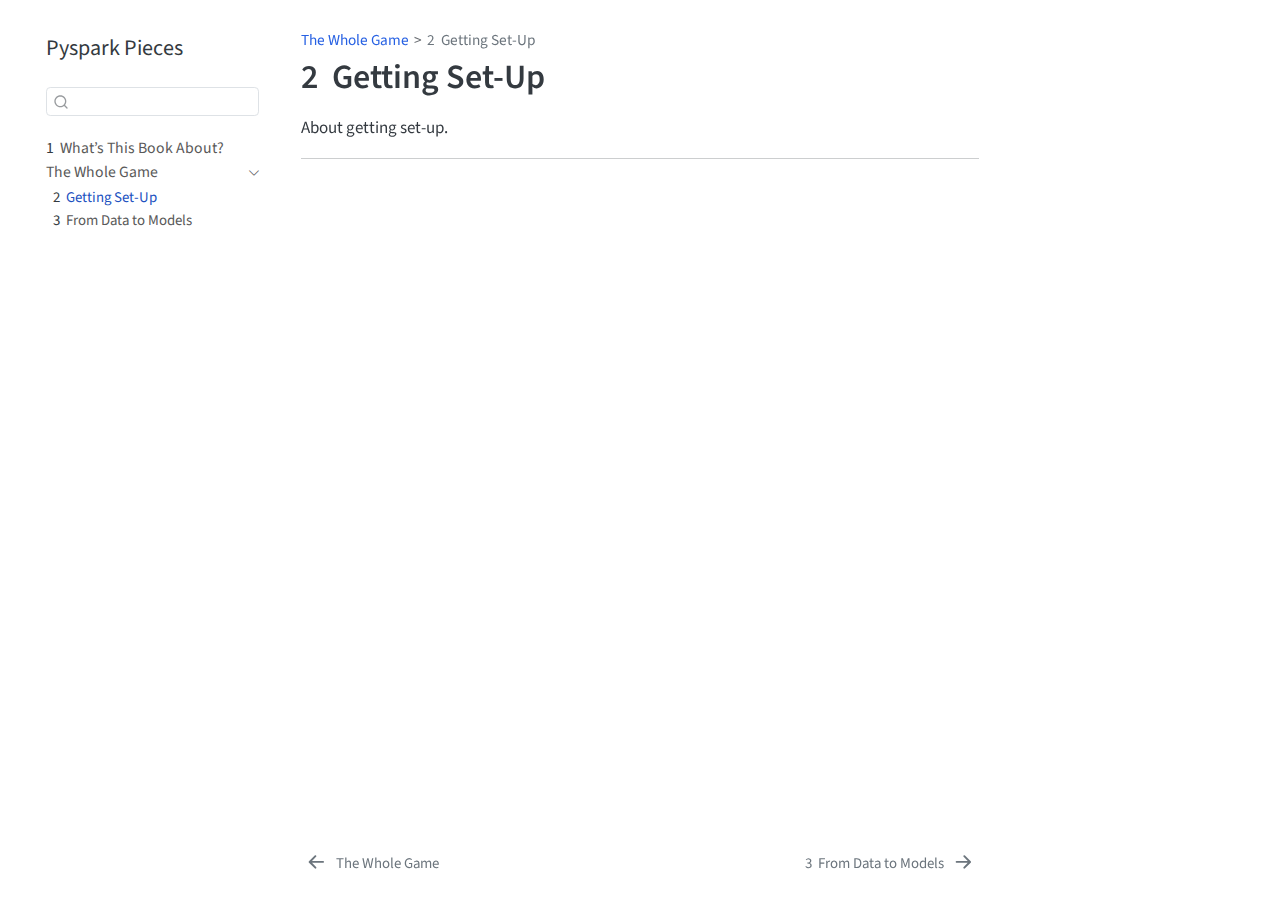
<file: docs/set-up.html>
<!DOCTYPE html>
<html xmlns="http://www.w3.org/1999/xhtml" lang="en" xml:lang="en"><head>

<meta charset="utf-8">
<meta name="generator" content="quarto-1.5.52">

<meta name="viewport" content="width=device-width, initial-scale=1.0, user-scalable=yes">


<title>2&nbsp; Getting Set-Up – Pyspark Pieces</title>
<style>
code{white-space: pre-wrap;}
span.smallcaps{font-variant: small-caps;}
div.columns{display: flex; gap: min(4vw, 1.5em);}
div.column{flex: auto; overflow-x: auto;}
div.hanging-indent{margin-left: 1.5em; text-indent: -1.5em;}
ul.task-list{list-style: none;}
ul.task-list li input[type="checkbox"] {
  width: 0.8em;
  margin: 0 0.8em 0.2em -1em; /* quarto-specific, see https://github.com/quarto-dev/quarto-cli/issues/4556 */ 
  vertical-align: middle;
}
</style>


<script src="site_libs/quarto-nav/quarto-nav.js"></script>
<script src="site_libs/quarto-nav/headroom.min.js"></script>
<script src="site_libs/clipboard/clipboard.min.js"></script>
<script src="site_libs/quarto-search/autocomplete.umd.js"></script>
<script src="site_libs/quarto-search/fuse.min.js"></script>
<script src="site_libs/quarto-search/quarto-search.js"></script>
<meta name="quarto:offset" content="./">
<link href="./modeling-data.html" rel="next">
<link href="./whole-game.html" rel="prev">
<script src="site_libs/quarto-html/quarto.js"></script>
<script src="site_libs/quarto-html/popper.min.js"></script>
<script src="site_libs/quarto-html/tippy.umd.min.js"></script>
<script src="site_libs/quarto-html/anchor.min.js"></script>
<link href="site_libs/quarto-html/tippy.css" rel="stylesheet">
<link href="site_libs/quarto-html/quarto-syntax-highlighting.css" rel="stylesheet" id="quarto-text-highlighting-styles">
<script src="site_libs/bootstrap/bootstrap.min.js"></script>
<link href="site_libs/bootstrap/bootstrap-icons.css" rel="stylesheet">
<link href="site_libs/bootstrap/bootstrap.min.css" rel="stylesheet" id="quarto-bootstrap" data-mode="light">
<script id="quarto-search-options" type="application/json">{
  "location": "sidebar",
  "copy-button": false,
  "collapse-after": 3,
  "panel-placement": "start",
  "type": "textbox",
  "limit": 50,
  "keyboard-shortcut": [
    "f",
    "/",
    "s"
  ],
  "show-item-context": false,
  "language": {
    "search-no-results-text": "No results",
    "search-matching-documents-text": "matching documents",
    "search-copy-link-title": "Copy link to search",
    "search-hide-matches-text": "Hide additional matches",
    "search-more-match-text": "more match in this document",
    "search-more-matches-text": "more matches in this document",
    "search-clear-button-title": "Clear",
    "search-text-placeholder": "",
    "search-detached-cancel-button-title": "Cancel",
    "search-submit-button-title": "Submit",
    "search-label": "Search"
  }
}</script>


</head>

<body class="nav-sidebar floating">

<div id="quarto-search-results"></div>
  <header id="quarto-header" class="headroom fixed-top">
  <nav class="quarto-secondary-nav">
    <div class="container-fluid d-flex">
      <button type="button" class="quarto-btn-toggle btn" data-bs-toggle="collapse" role="button" data-bs-target=".quarto-sidebar-collapse-item" aria-controls="quarto-sidebar" aria-expanded="false" aria-label="Toggle sidebar navigation" onclick="if (window.quartoToggleHeadroom) { window.quartoToggleHeadroom(); }">
        <i class="bi bi-layout-text-sidebar-reverse"></i>
      </button>
        <nav class="quarto-page-breadcrumbs" aria-label="breadcrumb"><ol class="breadcrumb"><li class="breadcrumb-item"><a href="./whole-game.html">The Whole Game</a></li><li class="breadcrumb-item"><a href="./set-up.html"><span class="chapter-number">2</span>&nbsp; <span class="chapter-title">Getting Set-Up</span></a></li></ol></nav>
        <a class="flex-grow-1" role="navigation" data-bs-toggle="collapse" data-bs-target=".quarto-sidebar-collapse-item" aria-controls="quarto-sidebar" aria-expanded="false" aria-label="Toggle sidebar navigation" onclick="if (window.quartoToggleHeadroom) { window.quartoToggleHeadroom(); }">      
        </a>
      <button type="button" class="btn quarto-search-button" aria-label="Search" onclick="window.quartoOpenSearch();">
        <i class="bi bi-search"></i>
      </button>
    </div>
  </nav>
</header>
<!-- content -->
<div id="quarto-content" class="quarto-container page-columns page-rows-contents page-layout-article">
<!-- sidebar -->
  <nav id="quarto-sidebar" class="sidebar collapse collapse-horizontal quarto-sidebar-collapse-item sidebar-navigation floating overflow-auto">
    <div class="pt-lg-2 mt-2 text-left sidebar-header">
    <div class="sidebar-title mb-0 py-0">
      <a href="./">Pyspark Pieces</a> 
    </div>
      </div>
        <div class="mt-2 flex-shrink-0 align-items-center">
        <div class="sidebar-search">
        <div id="quarto-search" class="" title="Search"></div>
        </div>
        </div>
    <div class="sidebar-menu-container"> 
    <ul class="list-unstyled mt-1">
        <li class="sidebar-item">
  <div class="sidebar-item-container"> 
  <a href="./index.html" class="sidebar-item-text sidebar-link">
 <span class="menu-text"><span class="chapter-number">1</span>&nbsp; <span class="chapter-title">What’s This Book About?</span></span></a>
  </div>
</li>
        <li class="sidebar-item sidebar-item-section">
      <div class="sidebar-item-container"> 
            <a href="./whole-game.html" class="sidebar-item-text sidebar-link">
 <span class="menu-text">The Whole Game</span></a>
          <a class="sidebar-item-toggle text-start" data-bs-toggle="collapse" data-bs-target="#quarto-sidebar-section-1" role="navigation" aria-expanded="true" aria-label="Toggle section">
            <i class="bi bi-chevron-right ms-2"></i>
          </a> 
      </div>
      <ul id="quarto-sidebar-section-1" class="collapse list-unstyled sidebar-section depth1 show">  
          <li class="sidebar-item">
  <div class="sidebar-item-container"> 
  <a href="./set-up.html" class="sidebar-item-text sidebar-link active">
 <span class="menu-text"><span class="chapter-number">2</span>&nbsp; <span class="chapter-title">Getting Set-Up</span></span></a>
  </div>
</li>
          <li class="sidebar-item">
  <div class="sidebar-item-container"> 
  <a href="./modeling-data.html" class="sidebar-item-text sidebar-link">
 <span class="menu-text"><span class="chapter-number">3</span>&nbsp; <span class="chapter-title">From Data to Models</span></span></a>
  </div>
</li>
      </ul>
  </li>
    </ul>
    </div>
</nav>
<div id="quarto-sidebar-glass" class="quarto-sidebar-collapse-item" data-bs-toggle="collapse" data-bs-target=".quarto-sidebar-collapse-item"></div>
<!-- margin-sidebar -->
    <div id="quarto-margin-sidebar" class="sidebar margin-sidebar zindex-bottom">
        
    </div>
<!-- main -->
<main class="content" id="quarto-document-content">

<header id="title-block-header" class="quarto-title-block default"><nav class="quarto-page-breadcrumbs quarto-title-breadcrumbs d-none d-lg-block" aria-label="breadcrumb"><ol class="breadcrumb"><li class="breadcrumb-item"><a href="./whole-game.html">The Whole Game</a></li><li class="breadcrumb-item"><a href="./set-up.html"><span class="chapter-number">2</span>&nbsp; <span class="chapter-title">Getting Set-Up</span></a></li></ol></nav>
<div class="quarto-title">
<h1 class="title"><span class="chapter-number">2</span>&nbsp; <span class="chapter-title">Getting Set-Up</span></h1>
</div>



<div class="quarto-title-meta">

    
  
    
  </div>
  


</header>


<p>About getting set-up.</p>
<hr>



</main> <!-- /main -->
<script id="quarto-html-after-body" type="application/javascript">
window.document.addEventListener("DOMContentLoaded", function (event) {
  const toggleBodyColorMode = (bsSheetEl) => {
    const mode = bsSheetEl.getAttribute("data-mode");
    const bodyEl = window.document.querySelector("body");
    if (mode === "dark") {
      bodyEl.classList.add("quarto-dark");
      bodyEl.classList.remove("quarto-light");
    } else {
      bodyEl.classList.add("quarto-light");
      bodyEl.classList.remove("quarto-dark");
    }
  }
  const toggleBodyColorPrimary = () => {
    const bsSheetEl = window.document.querySelector("link#quarto-bootstrap");
    if (bsSheetEl) {
      toggleBodyColorMode(bsSheetEl);
    }
  }
  toggleBodyColorPrimary();  
  const icon = "";
  const anchorJS = new window.AnchorJS();
  anchorJS.options = {
    placement: 'right',
    icon: icon
  };
  anchorJS.add('.anchored');
  const isCodeAnnotation = (el) => {
    for (const clz of el.classList) {
      if (clz.startsWith('code-annotation-')) {                     
        return true;
      }
    }
    return false;
  }
  const onCopySuccess = function(e) {
    // button target
    const button = e.trigger;
    // don't keep focus
    button.blur();
    // flash "checked"
    button.classList.add('code-copy-button-checked');
    var currentTitle = button.getAttribute("title");
    button.setAttribute("title", "Copied!");
    let tooltip;
    if (window.bootstrap) {
      button.setAttribute("data-bs-toggle", "tooltip");
      button.setAttribute("data-bs-placement", "left");
      button.setAttribute("data-bs-title", "Copied!");
      tooltip = new bootstrap.Tooltip(button, 
        { trigger: "manual", 
          customClass: "code-copy-button-tooltip",
          offset: [0, -8]});
      tooltip.show();    
    }
    setTimeout(function() {
      if (tooltip) {
        tooltip.hide();
        button.removeAttribute("data-bs-title");
        button.removeAttribute("data-bs-toggle");
        button.removeAttribute("data-bs-placement");
      }
      button.setAttribute("title", currentTitle);
      button.classList.remove('code-copy-button-checked');
    }, 1000);
    // clear code selection
    e.clearSelection();
  }
  const getTextToCopy = function(trigger) {
      const codeEl = trigger.previousElementSibling.cloneNode(true);
      for (const childEl of codeEl.children) {
        if (isCodeAnnotation(childEl)) {
          childEl.remove();
        }
      }
      return codeEl.innerText;
  }
  const clipboard = new window.ClipboardJS('.code-copy-button:not([data-in-quarto-modal])', {
    text: getTextToCopy
  });
  clipboard.on('success', onCopySuccess);
  if (window.document.getElementById('quarto-embedded-source-code-modal')) {
    // For code content inside modals, clipBoardJS needs to be initialized with a container option
    // TODO: Check when it could be a function (https://github.com/zenorocha/clipboard.js/issues/860)
    const clipboardModal = new window.ClipboardJS('.code-copy-button[data-in-quarto-modal]', {
      text: getTextToCopy,
      container: window.document.getElementById('quarto-embedded-source-code-modal')
    });
    clipboardModal.on('success', onCopySuccess);
  }
    var localhostRegex = new RegExp(/^(?:http|https):\/\/localhost\:?[0-9]*\//);
    var mailtoRegex = new RegExp(/^mailto:/);
      var filterRegex = new RegExp('/' + window.location.host + '/');
    var isInternal = (href) => {
        return filterRegex.test(href) || localhostRegex.test(href) || mailtoRegex.test(href);
    }
    // Inspect non-navigation links and adorn them if external
 	var links = window.document.querySelectorAll('a[href]:not(.nav-link):not(.navbar-brand):not(.toc-action):not(.sidebar-link):not(.sidebar-item-toggle):not(.pagination-link):not(.no-external):not([aria-hidden]):not(.dropdown-item):not(.quarto-navigation-tool):not(.about-link)');
    for (var i=0; i<links.length; i++) {
      const link = links[i];
      if (!isInternal(link.href)) {
        // undo the damage that might have been done by quarto-nav.js in the case of
        // links that we want to consider external
        if (link.dataset.originalHref !== undefined) {
          link.href = link.dataset.originalHref;
        }
      }
    }
  function tippyHover(el, contentFn, onTriggerFn, onUntriggerFn) {
    const config = {
      allowHTML: true,
      maxWidth: 500,
      delay: 100,
      arrow: false,
      appendTo: function(el) {
          return el.parentElement;
      },
      interactive: true,
      interactiveBorder: 10,
      theme: 'quarto',
      placement: 'bottom-start',
    };
    if (contentFn) {
      config.content = contentFn;
    }
    if (onTriggerFn) {
      config.onTrigger = onTriggerFn;
    }
    if (onUntriggerFn) {
      config.onUntrigger = onUntriggerFn;
    }
    window.tippy(el, config); 
  }
  const noterefs = window.document.querySelectorAll('a[role="doc-noteref"]');
  for (var i=0; i<noterefs.length; i++) {
    const ref = noterefs[i];
    tippyHover(ref, function() {
      // use id or data attribute instead here
      let href = ref.getAttribute('data-footnote-href') || ref.getAttribute('href');
      try { href = new URL(href).hash; } catch {}
      const id = href.replace(/^#\/?/, "");
      const note = window.document.getElementById(id);
      if (note) {
        return note.innerHTML;
      } else {
        return "";
      }
    });
  }
  const xrefs = window.document.querySelectorAll('a.quarto-xref');
  const processXRef = (id, note) => {
    // Strip column container classes
    const stripColumnClz = (el) => {
      el.classList.remove("page-full", "page-columns");
      if (el.children) {
        for (const child of el.children) {
          stripColumnClz(child);
        }
      }
    }
    stripColumnClz(note)
    if (id === null || id.startsWith('sec-')) {
      // Special case sections, only their first couple elements
      const container = document.createElement("div");
      if (note.children && note.children.length > 2) {
        container.appendChild(note.children[0].cloneNode(true));
        for (let i = 1; i < note.children.length; i++) {
          const child = note.children[i];
          if (child.tagName === "P" && child.innerText === "") {
            continue;
          } else {
            container.appendChild(child.cloneNode(true));
            break;
          }
        }
        if (window.Quarto?.typesetMath) {
          window.Quarto.typesetMath(container);
        }
        return container.innerHTML
      } else {
        if (window.Quarto?.typesetMath) {
          window.Quarto.typesetMath(note);
        }
        return note.innerHTML;
      }
    } else {
      // Remove any anchor links if they are present
      const anchorLink = note.querySelector('a.anchorjs-link');
      if (anchorLink) {
        anchorLink.remove();
      }
      if (window.Quarto?.typesetMath) {
        window.Quarto.typesetMath(note);
      }
      // TODO in 1.5, we should make sure this works without a callout special case
      if (note.classList.contains("callout")) {
        return note.outerHTML;
      } else {
        return note.innerHTML;
      }
    }
  }
  for (var i=0; i<xrefs.length; i++) {
    const xref = xrefs[i];
    tippyHover(xref, undefined, function(instance) {
      instance.disable();
      let url = xref.getAttribute('href');
      let hash = undefined; 
      if (url.startsWith('#')) {
        hash = url;
      } else {
        try { hash = new URL(url).hash; } catch {}
      }
      if (hash) {
        const id = hash.replace(/^#\/?/, "");
        const note = window.document.getElementById(id);
        if (note !== null) {
          try {
            const html = processXRef(id, note.cloneNode(true));
            instance.setContent(html);
          } finally {
            instance.enable();
            instance.show();
          }
        } else {
          // See if we can fetch this
          fetch(url.split('#')[0])
          .then(res => res.text())
          .then(html => {
            const parser = new DOMParser();
            const htmlDoc = parser.parseFromString(html, "text/html");
            const note = htmlDoc.getElementById(id);
            if (note !== null) {
              const html = processXRef(id, note);
              instance.setContent(html);
            } 
          }).finally(() => {
            instance.enable();
            instance.show();
          });
        }
      } else {
        // See if we can fetch a full url (with no hash to target)
        // This is a special case and we should probably do some content thinning / targeting
        fetch(url)
        .then(res => res.text())
        .then(html => {
          const parser = new DOMParser();
          const htmlDoc = parser.parseFromString(html, "text/html");
          const note = htmlDoc.querySelector('main.content');
          if (note !== null) {
            // This should only happen for chapter cross references
            // (since there is no id in the URL)
            // remove the first header
            if (note.children.length > 0 && note.children[0].tagName === "HEADER") {
              note.children[0].remove();
            }
            const html = processXRef(null, note);
            instance.setContent(html);
          } 
        }).finally(() => {
          instance.enable();
          instance.show();
        });
      }
    }, function(instance) {
    });
  }
      let selectedAnnoteEl;
      const selectorForAnnotation = ( cell, annotation) => {
        let cellAttr = 'data-code-cell="' + cell + '"';
        let lineAttr = 'data-code-annotation="' +  annotation + '"';
        const selector = 'span[' + cellAttr + '][' + lineAttr + ']';
        return selector;
      }
      const selectCodeLines = (annoteEl) => {
        const doc = window.document;
        const targetCell = annoteEl.getAttribute("data-target-cell");
        const targetAnnotation = annoteEl.getAttribute("data-target-annotation");
        const annoteSpan = window.document.querySelector(selectorForAnnotation(targetCell, targetAnnotation));
        const lines = annoteSpan.getAttribute("data-code-lines").split(",");
        const lineIds = lines.map((line) => {
          return targetCell + "-" + line;
        })
        let top = null;
        let height = null;
        let parent = null;
        if (lineIds.length > 0) {
            //compute the position of the single el (top and bottom and make a div)
            const el = window.document.getElementById(lineIds[0]);
            top = el.offsetTop;
            height = el.offsetHeight;
            parent = el.parentElement.parentElement;
          if (lineIds.length > 1) {
            const lastEl = window.document.getElementById(lineIds[lineIds.length - 1]);
            const bottom = lastEl.offsetTop + lastEl.offsetHeight;
            height = bottom - top;
          }
          if (top !== null && height !== null && parent !== null) {
            // cook up a div (if necessary) and position it 
            let div = window.document.getElementById("code-annotation-line-highlight");
            if (div === null) {
              div = window.document.createElement("div");
              div.setAttribute("id", "code-annotation-line-highlight");
              div.style.position = 'absolute';
              parent.appendChild(div);
            }
            div.style.top = top - 2 + "px";
            div.style.height = height + 4 + "px";
            div.style.left = 0;
            let gutterDiv = window.document.getElementById("code-annotation-line-highlight-gutter");
            if (gutterDiv === null) {
              gutterDiv = window.document.createElement("div");
              gutterDiv.setAttribute("id", "code-annotation-line-highlight-gutter");
              gutterDiv.style.position = 'absolute';
              const codeCell = window.document.getElementById(targetCell);
              const gutter = codeCell.querySelector('.code-annotation-gutter');
              gutter.appendChild(gutterDiv);
            }
            gutterDiv.style.top = top - 2 + "px";
            gutterDiv.style.height = height + 4 + "px";
          }
          selectedAnnoteEl = annoteEl;
        }
      };
      const unselectCodeLines = () => {
        const elementsIds = ["code-annotation-line-highlight", "code-annotation-line-highlight-gutter"];
        elementsIds.forEach((elId) => {
          const div = window.document.getElementById(elId);
          if (div) {
            div.remove();
          }
        });
        selectedAnnoteEl = undefined;
      };
        // Handle positioning of the toggle
    window.addEventListener(
      "resize",
      throttle(() => {
        elRect = undefined;
        if (selectedAnnoteEl) {
          selectCodeLines(selectedAnnoteEl);
        }
      }, 10)
    );
    function throttle(fn, ms) {
    let throttle = false;
    let timer;
      return (...args) => {
        if(!throttle) { // first call gets through
            fn.apply(this, args);
            throttle = true;
        } else { // all the others get throttled
            if(timer) clearTimeout(timer); // cancel #2
            timer = setTimeout(() => {
              fn.apply(this, args);
              timer = throttle = false;
            }, ms);
        }
      };
    }
      // Attach click handler to the DT
      const annoteDls = window.document.querySelectorAll('dt[data-target-cell]');
      for (const annoteDlNode of annoteDls) {
        annoteDlNode.addEventListener('click', (event) => {
          const clickedEl = event.target;
          if (clickedEl !== selectedAnnoteEl) {
            unselectCodeLines();
            const activeEl = window.document.querySelector('dt[data-target-cell].code-annotation-active');
            if (activeEl) {
              activeEl.classList.remove('code-annotation-active');
            }
            selectCodeLines(clickedEl);
            clickedEl.classList.add('code-annotation-active');
          } else {
            // Unselect the line
            unselectCodeLines();
            clickedEl.classList.remove('code-annotation-active');
          }
        });
      }
  const findCites = (el) => {
    const parentEl = el.parentElement;
    if (parentEl) {
      const cites = parentEl.dataset.cites;
      if (cites) {
        return {
          el,
          cites: cites.split(' ')
        };
      } else {
        return findCites(el.parentElement)
      }
    } else {
      return undefined;
    }
  };
  var bibliorefs = window.document.querySelectorAll('a[role="doc-biblioref"]');
  for (var i=0; i<bibliorefs.length; i++) {
    const ref = bibliorefs[i];
    const citeInfo = findCites(ref);
    if (citeInfo) {
      tippyHover(citeInfo.el, function() {
        var popup = window.document.createElement('div');
        citeInfo.cites.forEach(function(cite) {
          var citeDiv = window.document.createElement('div');
          citeDiv.classList.add('hanging-indent');
          citeDiv.classList.add('csl-entry');
          var biblioDiv = window.document.getElementById('ref-' + cite);
          if (biblioDiv) {
            citeDiv.innerHTML = biblioDiv.innerHTML;
          }
          popup.appendChild(citeDiv);
        });
        return popup.innerHTML;
      });
    }
  }
});
</script>
<nav class="page-navigation">
  <div class="nav-page nav-page-previous">
      <a href="./whole-game.html" class="pagination-link" aria-label="The Whole Game">
        <i class="bi bi-arrow-left-short"></i> <span class="nav-page-text">The Whole Game</span>
      </a>          
  </div>
  <div class="nav-page nav-page-next">
      <a href="./modeling-data.html" class="pagination-link" aria-label="From Data to Models">
        <span class="nav-page-text"><span class="chapter-number">3</span>&nbsp; <span class="chapter-title">From Data to Models</span></span> <i class="bi bi-arrow-right-short"></i>
      </a>
  </div>
</nav>
</div> <!-- /content -->




</body></html>
</file>
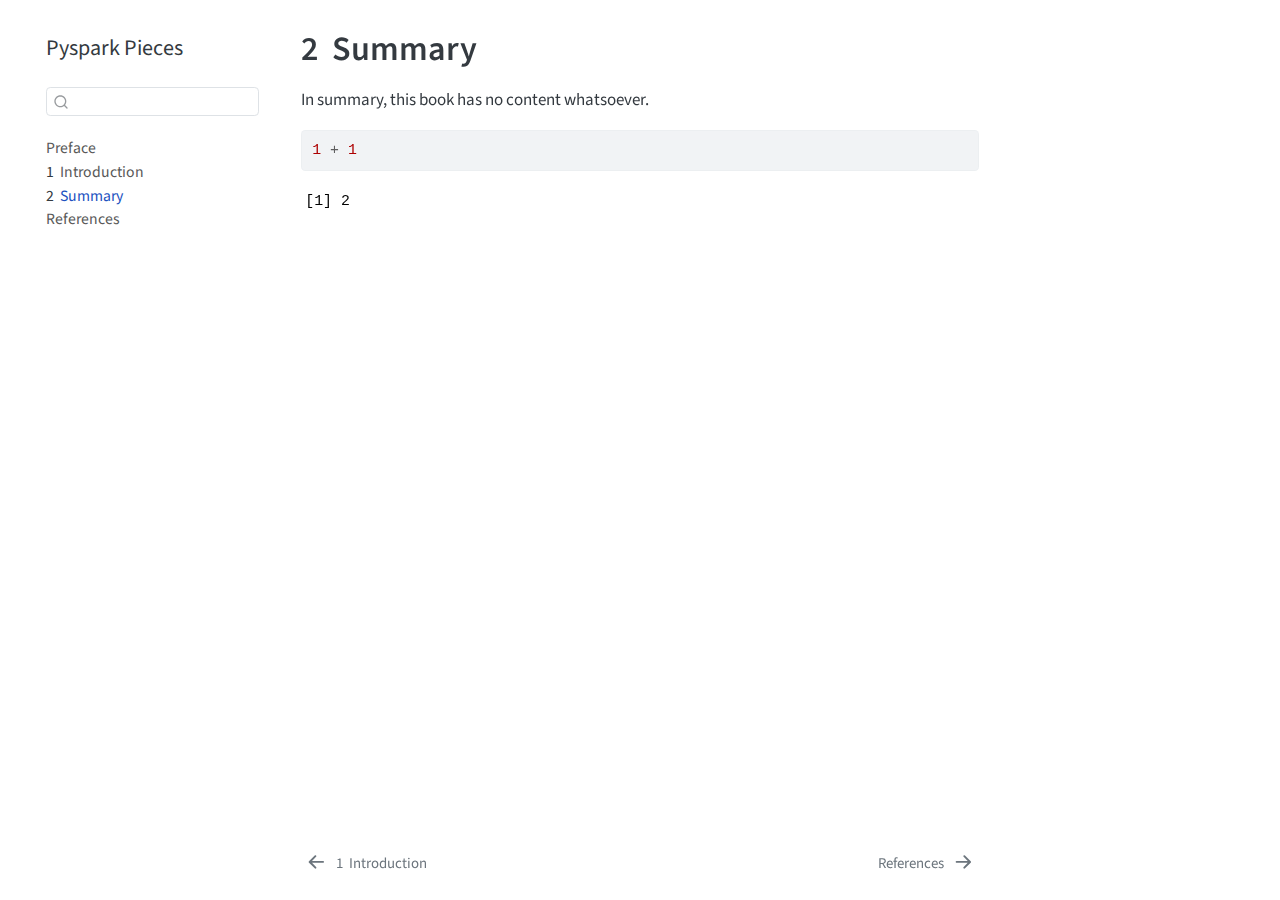
<file: docs/summary.html>
<!DOCTYPE html>
<html xmlns="http://www.w3.org/1999/xhtml" lang="en" xml:lang="en"><head>

<meta charset="utf-8">
<meta name="generator" content="quarto-1.5.52">

<meta name="viewport" content="width=device-width, initial-scale=1.0, user-scalable=yes">


<title>2&nbsp; Summary – Pyspark Pieces</title>
<style>
code{white-space: pre-wrap;}
span.smallcaps{font-variant: small-caps;}
div.columns{display: flex; gap: min(4vw, 1.5em);}
div.column{flex: auto; overflow-x: auto;}
div.hanging-indent{margin-left: 1.5em; text-indent: -1.5em;}
ul.task-list{list-style: none;}
ul.task-list li input[type="checkbox"] {
  width: 0.8em;
  margin: 0 0.8em 0.2em -1em; /* quarto-specific, see https://github.com/quarto-dev/quarto-cli/issues/4556 */ 
  vertical-align: middle;
}
/* CSS for syntax highlighting */
pre > code.sourceCode { white-space: pre; position: relative; }
pre > code.sourceCode > span { line-height: 1.25; }
pre > code.sourceCode > span:empty { height: 1.2em; }
.sourceCode { overflow: visible; }
code.sourceCode > span { color: inherit; text-decoration: inherit; }
div.sourceCode { margin: 1em 0; }
pre.sourceCode { margin: 0; }
@media screen {
div.sourceCode { overflow: auto; }
}
@media print {
pre > code.sourceCode { white-space: pre-wrap; }
pre > code.sourceCode > span { display: inline-block; text-indent: -5em; padding-left: 5em; }
}
pre.numberSource code
  { counter-reset: source-line 0; }
pre.numberSource code > span
  { position: relative; left: -4em; counter-increment: source-line; }
pre.numberSource code > span > a:first-child::before
  { content: counter(source-line);
    position: relative; left: -1em; text-align: right; vertical-align: baseline;
    border: none; display: inline-block;
    -webkit-touch-callout: none; -webkit-user-select: none;
    -khtml-user-select: none; -moz-user-select: none;
    -ms-user-select: none; user-select: none;
    padding: 0 4px; width: 4em;
  }
pre.numberSource { margin-left: 3em;  padding-left: 4px; }
div.sourceCode
  {   }
@media screen {
pre > code.sourceCode > span > a:first-child::before { text-decoration: underline; }
}
</style>


<script src="site_libs/quarto-nav/quarto-nav.js"></script>
<script src="site_libs/quarto-nav/headroom.min.js"></script>
<script src="site_libs/clipboard/clipboard.min.js"></script>
<script src="site_libs/quarto-search/autocomplete.umd.js"></script>
<script src="site_libs/quarto-search/fuse.min.js"></script>
<script src="site_libs/quarto-search/quarto-search.js"></script>
<meta name="quarto:offset" content="./">
<link href="./references.html" rel="next">
<link href="./intro.html" rel="prev">
<script src="site_libs/quarto-html/quarto.js"></script>
<script src="site_libs/quarto-html/popper.min.js"></script>
<script src="site_libs/quarto-html/tippy.umd.min.js"></script>
<script src="site_libs/quarto-html/anchor.min.js"></script>
<link href="site_libs/quarto-html/tippy.css" rel="stylesheet">
<link href="site_libs/quarto-html/quarto-syntax-highlighting.css" rel="stylesheet" id="quarto-text-highlighting-styles">
<script src="site_libs/bootstrap/bootstrap.min.js"></script>
<link href="site_libs/bootstrap/bootstrap-icons.css" rel="stylesheet">
<link href="site_libs/bootstrap/bootstrap.min.css" rel="stylesheet" id="quarto-bootstrap" data-mode="light">
<script id="quarto-search-options" type="application/json">{
  "location": "sidebar",
  "copy-button": false,
  "collapse-after": 3,
  "panel-placement": "start",
  "type": "textbox",
  "limit": 50,
  "keyboard-shortcut": [
    "f",
    "/",
    "s"
  ],
  "show-item-context": false,
  "language": {
    "search-no-results-text": "No results",
    "search-matching-documents-text": "matching documents",
    "search-copy-link-title": "Copy link to search",
    "search-hide-matches-text": "Hide additional matches",
    "search-more-match-text": "more match in this document",
    "search-more-matches-text": "more matches in this document",
    "search-clear-button-title": "Clear",
    "search-text-placeholder": "",
    "search-detached-cancel-button-title": "Cancel",
    "search-submit-button-title": "Submit",
    "search-label": "Search"
  }
}</script>


</head>

<body class="nav-sidebar floating">

<div id="quarto-search-results"></div>
  <header id="quarto-header" class="headroom fixed-top">
  <nav class="quarto-secondary-nav">
    <div class="container-fluid d-flex">
      <button type="button" class="quarto-btn-toggle btn" data-bs-toggle="collapse" role="button" data-bs-target=".quarto-sidebar-collapse-item" aria-controls="quarto-sidebar" aria-expanded="false" aria-label="Toggle sidebar navigation" onclick="if (window.quartoToggleHeadroom) { window.quartoToggleHeadroom(); }">
        <i class="bi bi-layout-text-sidebar-reverse"></i>
      </button>
        <nav class="quarto-page-breadcrumbs" aria-label="breadcrumb"><ol class="breadcrumb"><li class="breadcrumb-item"><a href="./summary.html"><span class="chapter-number">2</span>&nbsp; <span class="chapter-title">Summary</span></a></li></ol></nav>
        <a class="flex-grow-1" role="navigation" data-bs-toggle="collapse" data-bs-target=".quarto-sidebar-collapse-item" aria-controls="quarto-sidebar" aria-expanded="false" aria-label="Toggle sidebar navigation" onclick="if (window.quartoToggleHeadroom) { window.quartoToggleHeadroom(); }">      
        </a>
      <button type="button" class="btn quarto-search-button" aria-label="Search" onclick="window.quartoOpenSearch();">
        <i class="bi bi-search"></i>
      </button>
    </div>
  </nav>
</header>
<!-- content -->
<div id="quarto-content" class="quarto-container page-columns page-rows-contents page-layout-article">
<!-- sidebar -->
  <nav id="quarto-sidebar" class="sidebar collapse collapse-horizontal quarto-sidebar-collapse-item sidebar-navigation floating overflow-auto">
    <div class="pt-lg-2 mt-2 text-left sidebar-header">
    <div class="sidebar-title mb-0 py-0">
      <a href="./">Pyspark Pieces</a> 
    </div>
      </div>
        <div class="mt-2 flex-shrink-0 align-items-center">
        <div class="sidebar-search">
        <div id="quarto-search" class="" title="Search"></div>
        </div>
        </div>
    <div class="sidebar-menu-container"> 
    <ul class="list-unstyled mt-1">
        <li class="sidebar-item">
  <div class="sidebar-item-container"> 
  <a href="./index.html" class="sidebar-item-text sidebar-link">
 <span class="menu-text">Preface</span></a>
  </div>
</li>
        <li class="sidebar-item">
  <div class="sidebar-item-container"> 
  <a href="./intro.html" class="sidebar-item-text sidebar-link">
 <span class="menu-text"><span class="chapter-number">1</span>&nbsp; <span class="chapter-title">Introduction</span></span></a>
  </div>
</li>
        <li class="sidebar-item">
  <div class="sidebar-item-container"> 
  <a href="./summary.html" class="sidebar-item-text sidebar-link active">
 <span class="menu-text"><span class="chapter-number">2</span>&nbsp; <span class="chapter-title">Summary</span></span></a>
  </div>
</li>
        <li class="sidebar-item">
  <div class="sidebar-item-container"> 
  <a href="./references.html" class="sidebar-item-text sidebar-link">
 <span class="menu-text">References</span></a>
  </div>
</li>
    </ul>
    </div>
</nav>
<div id="quarto-sidebar-glass" class="quarto-sidebar-collapse-item" data-bs-toggle="collapse" data-bs-target=".quarto-sidebar-collapse-item"></div>
<!-- margin-sidebar -->
    <div id="quarto-margin-sidebar" class="sidebar margin-sidebar zindex-bottom">
        
    </div>
<!-- main -->
<main class="content" id="quarto-document-content">

<header id="title-block-header" class="quarto-title-block default">
<div class="quarto-title">
<h1 class="title"><span class="chapter-number">2</span>&nbsp; <span class="chapter-title">Summary</span></h1>
</div>



<div class="quarto-title-meta">

    
  
    
  </div>
  


</header>


<p>In summary, this book has no content whatsoever.</p>
<div class="cell">
<div class="sourceCode cell-code" id="cb1"><pre class="sourceCode r code-with-copy"><code class="sourceCode r"><span id="cb1-1"><a href="#cb1-1" aria-hidden="true" tabindex="-1"></a><span class="dv">1</span> <span class="sc">+</span> <span class="dv">1</span></span></code><button title="Copy to Clipboard" class="code-copy-button"><i class="bi"></i></button></pre></div>
<div class="cell-output cell-output-stdout">
<pre><code>[1] 2</code></pre>
</div>
</div>



</main> <!-- /main -->
<script id="quarto-html-after-body" type="application/javascript">
window.document.addEventListener("DOMContentLoaded", function (event) {
  const toggleBodyColorMode = (bsSheetEl) => {
    const mode = bsSheetEl.getAttribute("data-mode");
    const bodyEl = window.document.querySelector("body");
    if (mode === "dark") {
      bodyEl.classList.add("quarto-dark");
      bodyEl.classList.remove("quarto-light");
    } else {
      bodyEl.classList.add("quarto-light");
      bodyEl.classList.remove("quarto-dark");
    }
  }
  const toggleBodyColorPrimary = () => {
    const bsSheetEl = window.document.querySelector("link#quarto-bootstrap");
    if (bsSheetEl) {
      toggleBodyColorMode(bsSheetEl);
    }
  }
  toggleBodyColorPrimary();  
  const icon = "";
  const anchorJS = new window.AnchorJS();
  anchorJS.options = {
    placement: 'right',
    icon: icon
  };
  anchorJS.add('.anchored');
  const isCodeAnnotation = (el) => {
    for (const clz of el.classList) {
      if (clz.startsWith('code-annotation-')) {                     
        return true;
      }
    }
    return false;
  }
  const onCopySuccess = function(e) {
    // button target
    const button = e.trigger;
    // don't keep focus
    button.blur();
    // flash "checked"
    button.classList.add('code-copy-button-checked');
    var currentTitle = button.getAttribute("title");
    button.setAttribute("title", "Copied!");
    let tooltip;
    if (window.bootstrap) {
      button.setAttribute("data-bs-toggle", "tooltip");
      button.setAttribute("data-bs-placement", "left");
      button.setAttribute("data-bs-title", "Copied!");
      tooltip = new bootstrap.Tooltip(button, 
        { trigger: "manual", 
          customClass: "code-copy-button-tooltip",
          offset: [0, -8]});
      tooltip.show();    
    }
    setTimeout(function() {
      if (tooltip) {
        tooltip.hide();
        button.removeAttribute("data-bs-title");
        button.removeAttribute("data-bs-toggle");
        button.removeAttribute("data-bs-placement");
      }
      button.setAttribute("title", currentTitle);
      button.classList.remove('code-copy-button-checked');
    }, 1000);
    // clear code selection
    e.clearSelection();
  }
  const getTextToCopy = function(trigger) {
      const codeEl = trigger.previousElementSibling.cloneNode(true);
      for (const childEl of codeEl.children) {
        if (isCodeAnnotation(childEl)) {
          childEl.remove();
        }
      }
      return codeEl.innerText;
  }
  const clipboard = new window.ClipboardJS('.code-copy-button:not([data-in-quarto-modal])', {
    text: getTextToCopy
  });
  clipboard.on('success', onCopySuccess);
  if (window.document.getElementById('quarto-embedded-source-code-modal')) {
    // For code content inside modals, clipBoardJS needs to be initialized with a container option
    // TODO: Check when it could be a function (https://github.com/zenorocha/clipboard.js/issues/860)
    const clipboardModal = new window.ClipboardJS('.code-copy-button[data-in-quarto-modal]', {
      text: getTextToCopy,
      container: window.document.getElementById('quarto-embedded-source-code-modal')
    });
    clipboardModal.on('success', onCopySuccess);
  }
    var localhostRegex = new RegExp(/^(?:http|https):\/\/localhost\:?[0-9]*\//);
    var mailtoRegex = new RegExp(/^mailto:/);
      var filterRegex = new RegExp('/' + window.location.host + '/');
    var isInternal = (href) => {
        return filterRegex.test(href) || localhostRegex.test(href) || mailtoRegex.test(href);
    }
    // Inspect non-navigation links and adorn them if external
 	var links = window.document.querySelectorAll('a[href]:not(.nav-link):not(.navbar-brand):not(.toc-action):not(.sidebar-link):not(.sidebar-item-toggle):not(.pagination-link):not(.no-external):not([aria-hidden]):not(.dropdown-item):not(.quarto-navigation-tool):not(.about-link)');
    for (var i=0; i<links.length; i++) {
      const link = links[i];
      if (!isInternal(link.href)) {
        // undo the damage that might have been done by quarto-nav.js in the case of
        // links that we want to consider external
        if (link.dataset.originalHref !== undefined) {
          link.href = link.dataset.originalHref;
        }
      }
    }
  function tippyHover(el, contentFn, onTriggerFn, onUntriggerFn) {
    const config = {
      allowHTML: true,
      maxWidth: 500,
      delay: 100,
      arrow: false,
      appendTo: function(el) {
          return el.parentElement;
      },
      interactive: true,
      interactiveBorder: 10,
      theme: 'quarto',
      placement: 'bottom-start',
    };
    if (contentFn) {
      config.content = contentFn;
    }
    if (onTriggerFn) {
      config.onTrigger = onTriggerFn;
    }
    if (onUntriggerFn) {
      config.onUntrigger = onUntriggerFn;
    }
    window.tippy(el, config); 
  }
  const noterefs = window.document.querySelectorAll('a[role="doc-noteref"]');
  for (var i=0; i<noterefs.length; i++) {
    const ref = noterefs[i];
    tippyHover(ref, function() {
      // use id or data attribute instead here
      let href = ref.getAttribute('data-footnote-href') || ref.getAttribute('href');
      try { href = new URL(href).hash; } catch {}
      const id = href.replace(/^#\/?/, "");
      const note = window.document.getElementById(id);
      if (note) {
        return note.innerHTML;
      } else {
        return "";
      }
    });
  }
  const xrefs = window.document.querySelectorAll('a.quarto-xref');
  const processXRef = (id, note) => {
    // Strip column container classes
    const stripColumnClz = (el) => {
      el.classList.remove("page-full", "page-columns");
      if (el.children) {
        for (const child of el.children) {
          stripColumnClz(child);
        }
      }
    }
    stripColumnClz(note)
    if (id === null || id.startsWith('sec-')) {
      // Special case sections, only their first couple elements
      const container = document.createElement("div");
      if (note.children && note.children.length > 2) {
        container.appendChild(note.children[0].cloneNode(true));
        for (let i = 1; i < note.children.length; i++) {
          const child = note.children[i];
          if (child.tagName === "P" && child.innerText === "") {
            continue;
          } else {
            container.appendChild(child.cloneNode(true));
            break;
          }
        }
        if (window.Quarto?.typesetMath) {
          window.Quarto.typesetMath(container);
        }
        return container.innerHTML
      } else {
        if (window.Quarto?.typesetMath) {
          window.Quarto.typesetMath(note);
        }
        return note.innerHTML;
      }
    } else {
      // Remove any anchor links if they are present
      const anchorLink = note.querySelector('a.anchorjs-link');
      if (anchorLink) {
        anchorLink.remove();
      }
      if (window.Quarto?.typesetMath) {
        window.Quarto.typesetMath(note);
      }
      // TODO in 1.5, we should make sure this works without a callout special case
      if (note.classList.contains("callout")) {
        return note.outerHTML;
      } else {
        return note.innerHTML;
      }
    }
  }
  for (var i=0; i<xrefs.length; i++) {
    const xref = xrefs[i];
    tippyHover(xref, undefined, function(instance) {
      instance.disable();
      let url = xref.getAttribute('href');
      let hash = undefined; 
      if (url.startsWith('#')) {
        hash = url;
      } else {
        try { hash = new URL(url).hash; } catch {}
      }
      if (hash) {
        const id = hash.replace(/^#\/?/, "");
        const note = window.document.getElementById(id);
        if (note !== null) {
          try {
            const html = processXRef(id, note.cloneNode(true));
            instance.setContent(html);
          } finally {
            instance.enable();
            instance.show();
          }
        } else {
          // See if we can fetch this
          fetch(url.split('#')[0])
          .then(res => res.text())
          .then(html => {
            const parser = new DOMParser();
            const htmlDoc = parser.parseFromString(html, "text/html");
            const note = htmlDoc.getElementById(id);
            if (note !== null) {
              const html = processXRef(id, note);
              instance.setContent(html);
            } 
          }).finally(() => {
            instance.enable();
            instance.show();
          });
        }
      } else {
        // See if we can fetch a full url (with no hash to target)
        // This is a special case and we should probably do some content thinning / targeting
        fetch(url)
        .then(res => res.text())
        .then(html => {
          const parser = new DOMParser();
          const htmlDoc = parser.parseFromString(html, "text/html");
          const note = htmlDoc.querySelector('main.content');
          if (note !== null) {
            // This should only happen for chapter cross references
            // (since there is no id in the URL)
            // remove the first header
            if (note.children.length > 0 && note.children[0].tagName === "HEADER") {
              note.children[0].remove();
            }
            const html = processXRef(null, note);
            instance.setContent(html);
          } 
        }).finally(() => {
          instance.enable();
          instance.show();
        });
      }
    }, function(instance) {
    });
  }
      let selectedAnnoteEl;
      const selectorForAnnotation = ( cell, annotation) => {
        let cellAttr = 'data-code-cell="' + cell + '"';
        let lineAttr = 'data-code-annotation="' +  annotation + '"';
        const selector = 'span[' + cellAttr + '][' + lineAttr + ']';
        return selector;
      }
      const selectCodeLines = (annoteEl) => {
        const doc = window.document;
        const targetCell = annoteEl.getAttribute("data-target-cell");
        const targetAnnotation = annoteEl.getAttribute("data-target-annotation");
        const annoteSpan = window.document.querySelector(selectorForAnnotation(targetCell, targetAnnotation));
        const lines = annoteSpan.getAttribute("data-code-lines").split(",");
        const lineIds = lines.map((line) => {
          return targetCell + "-" + line;
        })
        let top = null;
        let height = null;
        let parent = null;
        if (lineIds.length > 0) {
            //compute the position of the single el (top and bottom and make a div)
            const el = window.document.getElementById(lineIds[0]);
            top = el.offsetTop;
            height = el.offsetHeight;
            parent = el.parentElement.parentElement;
          if (lineIds.length > 1) {
            const lastEl = window.document.getElementById(lineIds[lineIds.length - 1]);
            const bottom = lastEl.offsetTop + lastEl.offsetHeight;
            height = bottom - top;
          }
          if (top !== null && height !== null && parent !== null) {
            // cook up a div (if necessary) and position it 
            let div = window.document.getElementById("code-annotation-line-highlight");
            if (div === null) {
              div = window.document.createElement("div");
              div.setAttribute("id", "code-annotation-line-highlight");
              div.style.position = 'absolute';
              parent.appendChild(div);
            }
            div.style.top = top - 2 + "px";
            div.style.height = height + 4 + "px";
            div.style.left = 0;
            let gutterDiv = window.document.getElementById("code-annotation-line-highlight-gutter");
            if (gutterDiv === null) {
              gutterDiv = window.document.createElement("div");
              gutterDiv.setAttribute("id", "code-annotation-line-highlight-gutter");
              gutterDiv.style.position = 'absolute';
              const codeCell = window.document.getElementById(targetCell);
              const gutter = codeCell.querySelector('.code-annotation-gutter');
              gutter.appendChild(gutterDiv);
            }
            gutterDiv.style.top = top - 2 + "px";
            gutterDiv.style.height = height + 4 + "px";
          }
          selectedAnnoteEl = annoteEl;
        }
      };
      const unselectCodeLines = () => {
        const elementsIds = ["code-annotation-line-highlight", "code-annotation-line-highlight-gutter"];
        elementsIds.forEach((elId) => {
          const div = window.document.getElementById(elId);
          if (div) {
            div.remove();
          }
        });
        selectedAnnoteEl = undefined;
      };
        // Handle positioning of the toggle
    window.addEventListener(
      "resize",
      throttle(() => {
        elRect = undefined;
        if (selectedAnnoteEl) {
          selectCodeLines(selectedAnnoteEl);
        }
      }, 10)
    );
    function throttle(fn, ms) {
    let throttle = false;
    let timer;
      return (...args) => {
        if(!throttle) { // first call gets through
            fn.apply(this, args);
            throttle = true;
        } else { // all the others get throttled
            if(timer) clearTimeout(timer); // cancel #2
            timer = setTimeout(() => {
              fn.apply(this, args);
              timer = throttle = false;
            }, ms);
        }
      };
    }
      // Attach click handler to the DT
      const annoteDls = window.document.querySelectorAll('dt[data-target-cell]');
      for (const annoteDlNode of annoteDls) {
        annoteDlNode.addEventListener('click', (event) => {
          const clickedEl = event.target;
          if (clickedEl !== selectedAnnoteEl) {
            unselectCodeLines();
            const activeEl = window.document.querySelector('dt[data-target-cell].code-annotation-active');
            if (activeEl) {
              activeEl.classList.remove('code-annotation-active');
            }
            selectCodeLines(clickedEl);
            clickedEl.classList.add('code-annotation-active');
          } else {
            // Unselect the line
            unselectCodeLines();
            clickedEl.classList.remove('code-annotation-active');
          }
        });
      }
  const findCites = (el) => {
    const parentEl = el.parentElement;
    if (parentEl) {
      const cites = parentEl.dataset.cites;
      if (cites) {
        return {
          el,
          cites: cites.split(' ')
        };
      } else {
        return findCites(el.parentElement)
      }
    } else {
      return undefined;
    }
  };
  var bibliorefs = window.document.querySelectorAll('a[role="doc-biblioref"]');
  for (var i=0; i<bibliorefs.length; i++) {
    const ref = bibliorefs[i];
    const citeInfo = findCites(ref);
    if (citeInfo) {
      tippyHover(citeInfo.el, function() {
        var popup = window.document.createElement('div');
        citeInfo.cites.forEach(function(cite) {
          var citeDiv = window.document.createElement('div');
          citeDiv.classList.add('hanging-indent');
          citeDiv.classList.add('csl-entry');
          var biblioDiv = window.document.getElementById('ref-' + cite);
          if (biblioDiv) {
            citeDiv.innerHTML = biblioDiv.innerHTML;
          }
          popup.appendChild(citeDiv);
        });
        return popup.innerHTML;
      });
    }
  }
});
</script>
<nav class="page-navigation">
  <div class="nav-page nav-page-previous">
      <a href="./intro.html" class="pagination-link" aria-label="Introduction">
        <i class="bi bi-arrow-left-short"></i> <span class="nav-page-text"><span class="chapter-number">1</span>&nbsp; <span class="chapter-title">Introduction</span></span>
      </a>          
  </div>
  <div class="nav-page nav-page-next">
      <a href="./references.html" class="pagination-link" aria-label="References">
        <span class="nav-page-text">References</span> <i class="bi bi-arrow-right-short"></i>
      </a>
  </div>
</nav>
</div> <!-- /content -->




</body></html>
</file>
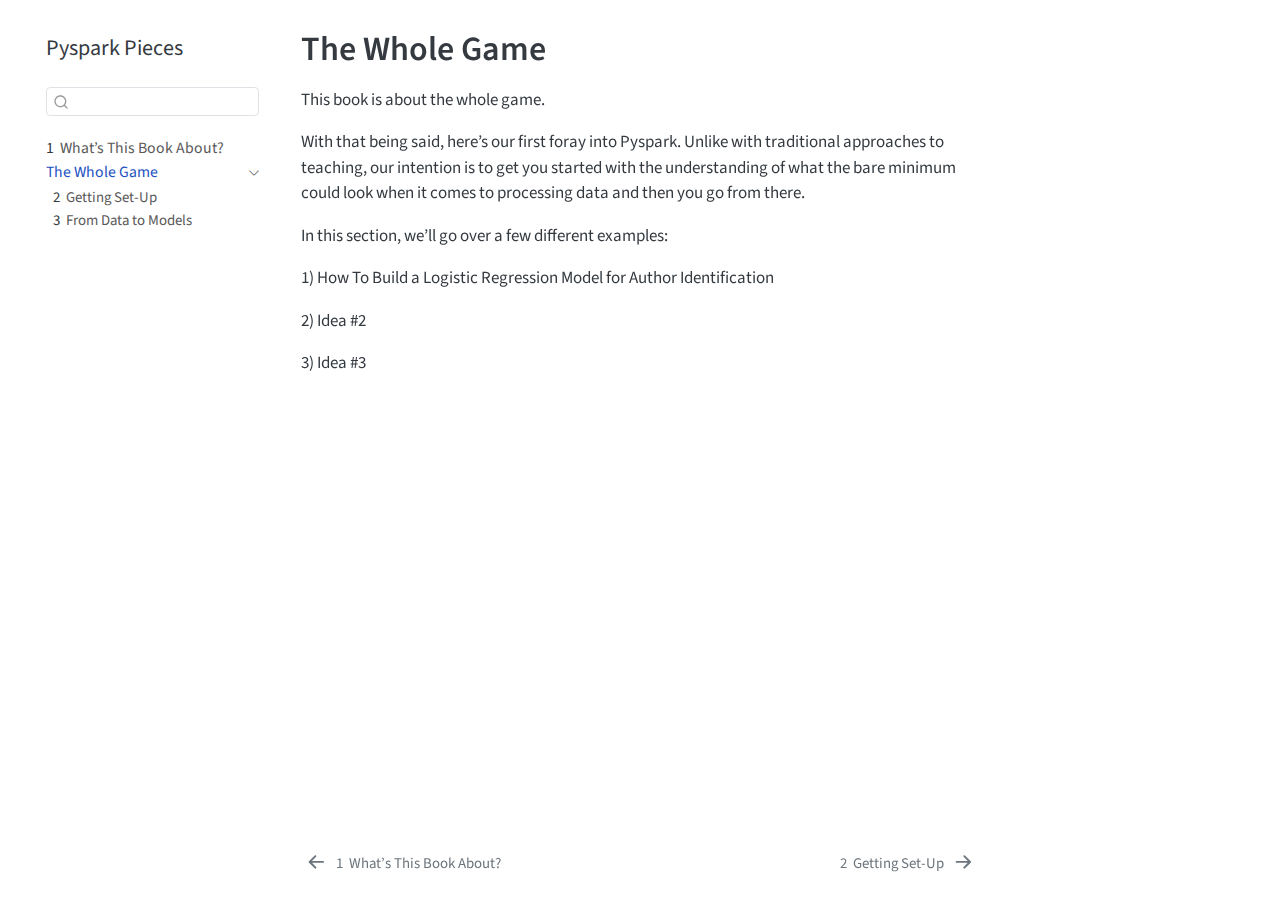
<file: docs/whole-game.html>
<!DOCTYPE html>
<html xmlns="http://www.w3.org/1999/xhtml" lang="en" xml:lang="en"><head>

<meta charset="utf-8">
<meta name="generator" content="quarto-1.5.52">

<meta name="viewport" content="width=device-width, initial-scale=1.0, user-scalable=yes">


<title>The Whole Game – Pyspark Pieces</title>
<style>
code{white-space: pre-wrap;}
span.smallcaps{font-variant: small-caps;}
div.columns{display: flex; gap: min(4vw, 1.5em);}
div.column{flex: auto; overflow-x: auto;}
div.hanging-indent{margin-left: 1.5em; text-indent: -1.5em;}
ul.task-list{list-style: none;}
ul.task-list li input[type="checkbox"] {
  width: 0.8em;
  margin: 0 0.8em 0.2em -1em; /* quarto-specific, see https://github.com/quarto-dev/quarto-cli/issues/4556 */ 
  vertical-align: middle;
}
</style>


<script src="site_libs/quarto-nav/quarto-nav.js"></script>
<script src="site_libs/quarto-nav/headroom.min.js"></script>
<script src="site_libs/clipboard/clipboard.min.js"></script>
<script src="site_libs/quarto-search/autocomplete.umd.js"></script>
<script src="site_libs/quarto-search/fuse.min.js"></script>
<script src="site_libs/quarto-search/quarto-search.js"></script>
<meta name="quarto:offset" content="./">
<link href="./set-up.html" rel="next">
<link href="./index.html" rel="prev">
<script src="site_libs/quarto-html/quarto.js"></script>
<script src="site_libs/quarto-html/popper.min.js"></script>
<script src="site_libs/quarto-html/tippy.umd.min.js"></script>
<script src="site_libs/quarto-html/anchor.min.js"></script>
<link href="site_libs/quarto-html/tippy.css" rel="stylesheet">
<link href="site_libs/quarto-html/quarto-syntax-highlighting.css" rel="stylesheet" id="quarto-text-highlighting-styles">
<script src="site_libs/bootstrap/bootstrap.min.js"></script>
<link href="site_libs/bootstrap/bootstrap-icons.css" rel="stylesheet">
<link href="site_libs/bootstrap/bootstrap.min.css" rel="stylesheet" id="quarto-bootstrap" data-mode="light">
<script id="quarto-search-options" type="application/json">{
  "location": "sidebar",
  "copy-button": false,
  "collapse-after": 3,
  "panel-placement": "start",
  "type": "textbox",
  "limit": 50,
  "keyboard-shortcut": [
    "f",
    "/",
    "s"
  ],
  "show-item-context": false,
  "language": {
    "search-no-results-text": "No results",
    "search-matching-documents-text": "matching documents",
    "search-copy-link-title": "Copy link to search",
    "search-hide-matches-text": "Hide additional matches",
    "search-more-match-text": "more match in this document",
    "search-more-matches-text": "more matches in this document",
    "search-clear-button-title": "Clear",
    "search-text-placeholder": "",
    "search-detached-cancel-button-title": "Cancel",
    "search-submit-button-title": "Submit",
    "search-label": "Search"
  }
}</script>


</head>

<body class="nav-sidebar floating">

<div id="quarto-search-results"></div>
  <header id="quarto-header" class="headroom fixed-top">
  <nav class="quarto-secondary-nav">
    <div class="container-fluid d-flex">
      <button type="button" class="quarto-btn-toggle btn" data-bs-toggle="collapse" role="button" data-bs-target=".quarto-sidebar-collapse-item" aria-controls="quarto-sidebar" aria-expanded="false" aria-label="Toggle sidebar navigation" onclick="if (window.quartoToggleHeadroom) { window.quartoToggleHeadroom(); }">
        <i class="bi bi-layout-text-sidebar-reverse"></i>
      </button>
        <nav class="quarto-page-breadcrumbs" aria-label="breadcrumb"><ol class="breadcrumb"><li class="breadcrumb-item"><a href="./whole-game.html">The Whole Game</a></li></ol></nav>
        <a class="flex-grow-1" role="navigation" data-bs-toggle="collapse" data-bs-target=".quarto-sidebar-collapse-item" aria-controls="quarto-sidebar" aria-expanded="false" aria-label="Toggle sidebar navigation" onclick="if (window.quartoToggleHeadroom) { window.quartoToggleHeadroom(); }">      
        </a>
      <button type="button" class="btn quarto-search-button" aria-label="Search" onclick="window.quartoOpenSearch();">
        <i class="bi bi-search"></i>
      </button>
    </div>
  </nav>
</header>
<!-- content -->
<div id="quarto-content" class="quarto-container page-columns page-rows-contents page-layout-article">
<!-- sidebar -->
  <nav id="quarto-sidebar" class="sidebar collapse collapse-horizontal quarto-sidebar-collapse-item sidebar-navigation floating overflow-auto">
    <div class="pt-lg-2 mt-2 text-left sidebar-header">
    <div class="sidebar-title mb-0 py-0">
      <a href="./">Pyspark Pieces</a> 
    </div>
      </div>
        <div class="mt-2 flex-shrink-0 align-items-center">
        <div class="sidebar-search">
        <div id="quarto-search" class="" title="Search"></div>
        </div>
        </div>
    <div class="sidebar-menu-container"> 
    <ul class="list-unstyled mt-1">
        <li class="sidebar-item">
  <div class="sidebar-item-container"> 
  <a href="./index.html" class="sidebar-item-text sidebar-link">
 <span class="menu-text"><span class="chapter-number">1</span>&nbsp; <span class="chapter-title">What’s This Book About?</span></span></a>
  </div>
</li>
        <li class="sidebar-item sidebar-item-section">
      <div class="sidebar-item-container"> 
            <a href="./whole-game.html" class="sidebar-item-text sidebar-link active">
 <span class="menu-text">The Whole Game</span></a>
          <a class="sidebar-item-toggle text-start" data-bs-toggle="collapse" data-bs-target="#quarto-sidebar-section-1" role="navigation" aria-expanded="true" aria-label="Toggle section">
            <i class="bi bi-chevron-right ms-2"></i>
          </a> 
      </div>
      <ul id="quarto-sidebar-section-1" class="collapse list-unstyled sidebar-section depth1 show">  
          <li class="sidebar-item">
  <div class="sidebar-item-container"> 
  <a href="./set-up.html" class="sidebar-item-text sidebar-link">
 <span class="menu-text"><span class="chapter-number">2</span>&nbsp; <span class="chapter-title">Getting Set-Up</span></span></a>
  </div>
</li>
          <li class="sidebar-item">
  <div class="sidebar-item-container"> 
  <a href="./modeling-data.html" class="sidebar-item-text sidebar-link">
 <span class="menu-text"><span class="chapter-number">3</span>&nbsp; <span class="chapter-title">From Data to Models</span></span></a>
  </div>
</li>
      </ul>
  </li>
    </ul>
    </div>
</nav>
<div id="quarto-sidebar-glass" class="quarto-sidebar-collapse-item" data-bs-toggle="collapse" data-bs-target=".quarto-sidebar-collapse-item"></div>
<!-- margin-sidebar -->
    <div id="quarto-margin-sidebar" class="sidebar margin-sidebar zindex-bottom">
        
    </div>
<!-- main -->
<main class="content" id="quarto-document-content">

<header id="title-block-header" class="quarto-title-block default">
<div class="quarto-title">
<h1 class="title">The Whole Game</h1>
</div>



<div class="quarto-title-meta">

    
  
    
  </div>
  


</header>


<p>This book is about the whole game.</p>
<p>With that being said, here’s our first foray into Pyspark. Unlike with traditional approaches to teaching, our intention is to get you started with the understanding of what the bare minimum could look when it comes to processing data and then you go from there.</p>
<p>In this section, we’ll go over a few different examples:</p>
<p>1) How To Build a Logistic Regression Model for Author Identification</p>
<p>2) Idea #2</p>
<p>3) Idea #3</p>



</main> <!-- /main -->
<script id="quarto-html-after-body" type="application/javascript">
window.document.addEventListener("DOMContentLoaded", function (event) {
  const toggleBodyColorMode = (bsSheetEl) => {
    const mode = bsSheetEl.getAttribute("data-mode");
    const bodyEl = window.document.querySelector("body");
    if (mode === "dark") {
      bodyEl.classList.add("quarto-dark");
      bodyEl.classList.remove("quarto-light");
    } else {
      bodyEl.classList.add("quarto-light");
      bodyEl.classList.remove("quarto-dark");
    }
  }
  const toggleBodyColorPrimary = () => {
    const bsSheetEl = window.document.querySelector("link#quarto-bootstrap");
    if (bsSheetEl) {
      toggleBodyColorMode(bsSheetEl);
    }
  }
  toggleBodyColorPrimary();  
  const icon = "";
  const anchorJS = new window.AnchorJS();
  anchorJS.options = {
    placement: 'right',
    icon: icon
  };
  anchorJS.add('.anchored');
  const isCodeAnnotation = (el) => {
    for (const clz of el.classList) {
      if (clz.startsWith('code-annotation-')) {                     
        return true;
      }
    }
    return false;
  }
  const onCopySuccess = function(e) {
    // button target
    const button = e.trigger;
    // don't keep focus
    button.blur();
    // flash "checked"
    button.classList.add('code-copy-button-checked');
    var currentTitle = button.getAttribute("title");
    button.setAttribute("title", "Copied!");
    let tooltip;
    if (window.bootstrap) {
      button.setAttribute("data-bs-toggle", "tooltip");
      button.setAttribute("data-bs-placement", "left");
      button.setAttribute("data-bs-title", "Copied!");
      tooltip = new bootstrap.Tooltip(button, 
        { trigger: "manual", 
          customClass: "code-copy-button-tooltip",
          offset: [0, -8]});
      tooltip.show();    
    }
    setTimeout(function() {
      if (tooltip) {
        tooltip.hide();
        button.removeAttribute("data-bs-title");
        button.removeAttribute("data-bs-toggle");
        button.removeAttribute("data-bs-placement");
      }
      button.setAttribute("title", currentTitle);
      button.classList.remove('code-copy-button-checked');
    }, 1000);
    // clear code selection
    e.clearSelection();
  }
  const getTextToCopy = function(trigger) {
      const codeEl = trigger.previousElementSibling.cloneNode(true);
      for (const childEl of codeEl.children) {
        if (isCodeAnnotation(childEl)) {
          childEl.remove();
        }
      }
      return codeEl.innerText;
  }
  const clipboard = new window.ClipboardJS('.code-copy-button:not([data-in-quarto-modal])', {
    text: getTextToCopy
  });
  clipboard.on('success', onCopySuccess);
  if (window.document.getElementById('quarto-embedded-source-code-modal')) {
    // For code content inside modals, clipBoardJS needs to be initialized with a container option
    // TODO: Check when it could be a function (https://github.com/zenorocha/clipboard.js/issues/860)
    const clipboardModal = new window.ClipboardJS('.code-copy-button[data-in-quarto-modal]', {
      text: getTextToCopy,
      container: window.document.getElementById('quarto-embedded-source-code-modal')
    });
    clipboardModal.on('success', onCopySuccess);
  }
    var localhostRegex = new RegExp(/^(?:http|https):\/\/localhost\:?[0-9]*\//);
    var mailtoRegex = new RegExp(/^mailto:/);
      var filterRegex = new RegExp('/' + window.location.host + '/');
    var isInternal = (href) => {
        return filterRegex.test(href) || localhostRegex.test(href) || mailtoRegex.test(href);
    }
    // Inspect non-navigation links and adorn them if external
 	var links = window.document.querySelectorAll('a[href]:not(.nav-link):not(.navbar-brand):not(.toc-action):not(.sidebar-link):not(.sidebar-item-toggle):not(.pagination-link):not(.no-external):not([aria-hidden]):not(.dropdown-item):not(.quarto-navigation-tool):not(.about-link)');
    for (var i=0; i<links.length; i++) {
      const link = links[i];
      if (!isInternal(link.href)) {
        // undo the damage that might have been done by quarto-nav.js in the case of
        // links that we want to consider external
        if (link.dataset.originalHref !== undefined) {
          link.href = link.dataset.originalHref;
        }
      }
    }
  function tippyHover(el, contentFn, onTriggerFn, onUntriggerFn) {
    const config = {
      allowHTML: true,
      maxWidth: 500,
      delay: 100,
      arrow: false,
      appendTo: function(el) {
          return el.parentElement;
      },
      interactive: true,
      interactiveBorder: 10,
      theme: 'quarto',
      placement: 'bottom-start',
    };
    if (contentFn) {
      config.content = contentFn;
    }
    if (onTriggerFn) {
      config.onTrigger = onTriggerFn;
    }
    if (onUntriggerFn) {
      config.onUntrigger = onUntriggerFn;
    }
    window.tippy(el, config); 
  }
  const noterefs = window.document.querySelectorAll('a[role="doc-noteref"]');
  for (var i=0; i<noterefs.length; i++) {
    const ref = noterefs[i];
    tippyHover(ref, function() {
      // use id or data attribute instead here
      let href = ref.getAttribute('data-footnote-href') || ref.getAttribute('href');
      try { href = new URL(href).hash; } catch {}
      const id = href.replace(/^#\/?/, "");
      const note = window.document.getElementById(id);
      if (note) {
        return note.innerHTML;
      } else {
        return "";
      }
    });
  }
  const xrefs = window.document.querySelectorAll('a.quarto-xref');
  const processXRef = (id, note) => {
    // Strip column container classes
    const stripColumnClz = (el) => {
      el.classList.remove("page-full", "page-columns");
      if (el.children) {
        for (const child of el.children) {
          stripColumnClz(child);
        }
      }
    }
    stripColumnClz(note)
    if (id === null || id.startsWith('sec-')) {
      // Special case sections, only their first couple elements
      const container = document.createElement("div");
      if (note.children && note.children.length > 2) {
        container.appendChild(note.children[0].cloneNode(true));
        for (let i = 1; i < note.children.length; i++) {
          const child = note.children[i];
          if (child.tagName === "P" && child.innerText === "") {
            continue;
          } else {
            container.appendChild(child.cloneNode(true));
            break;
          }
        }
        if (window.Quarto?.typesetMath) {
          window.Quarto.typesetMath(container);
        }
        return container.innerHTML
      } else {
        if (window.Quarto?.typesetMath) {
          window.Quarto.typesetMath(note);
        }
        return note.innerHTML;
      }
    } else {
      // Remove any anchor links if they are present
      const anchorLink = note.querySelector('a.anchorjs-link');
      if (anchorLink) {
        anchorLink.remove();
      }
      if (window.Quarto?.typesetMath) {
        window.Quarto.typesetMath(note);
      }
      // TODO in 1.5, we should make sure this works without a callout special case
      if (note.classList.contains("callout")) {
        return note.outerHTML;
      } else {
        return note.innerHTML;
      }
    }
  }
  for (var i=0; i<xrefs.length; i++) {
    const xref = xrefs[i];
    tippyHover(xref, undefined, function(instance) {
      instance.disable();
      let url = xref.getAttribute('href');
      let hash = undefined; 
      if (url.startsWith('#')) {
        hash = url;
      } else {
        try { hash = new URL(url).hash; } catch {}
      }
      if (hash) {
        const id = hash.replace(/^#\/?/, "");
        const note = window.document.getElementById(id);
        if (note !== null) {
          try {
            const html = processXRef(id, note.cloneNode(true));
            instance.setContent(html);
          } finally {
            instance.enable();
            instance.show();
          }
        } else {
          // See if we can fetch this
          fetch(url.split('#')[0])
          .then(res => res.text())
          .then(html => {
            const parser = new DOMParser();
            const htmlDoc = parser.parseFromString(html, "text/html");
            const note = htmlDoc.getElementById(id);
            if (note !== null) {
              const html = processXRef(id, note);
              instance.setContent(html);
            } 
          }).finally(() => {
            instance.enable();
            instance.show();
          });
        }
      } else {
        // See if we can fetch a full url (with no hash to target)
        // This is a special case and we should probably do some content thinning / targeting
        fetch(url)
        .then(res => res.text())
        .then(html => {
          const parser = new DOMParser();
          const htmlDoc = parser.parseFromString(html, "text/html");
          const note = htmlDoc.querySelector('main.content');
          if (note !== null) {
            // This should only happen for chapter cross references
            // (since there is no id in the URL)
            // remove the first header
            if (note.children.length > 0 && note.children[0].tagName === "HEADER") {
              note.children[0].remove();
            }
            const html = processXRef(null, note);
            instance.setContent(html);
          } 
        }).finally(() => {
          instance.enable();
          instance.show();
        });
      }
    }, function(instance) {
    });
  }
      let selectedAnnoteEl;
      const selectorForAnnotation = ( cell, annotation) => {
        let cellAttr = 'data-code-cell="' + cell + '"';
        let lineAttr = 'data-code-annotation="' +  annotation + '"';
        const selector = 'span[' + cellAttr + '][' + lineAttr + ']';
        return selector;
      }
      const selectCodeLines = (annoteEl) => {
        const doc = window.document;
        const targetCell = annoteEl.getAttribute("data-target-cell");
        const targetAnnotation = annoteEl.getAttribute("data-target-annotation");
        const annoteSpan = window.document.querySelector(selectorForAnnotation(targetCell, targetAnnotation));
        const lines = annoteSpan.getAttribute("data-code-lines").split(",");
        const lineIds = lines.map((line) => {
          return targetCell + "-" + line;
        })
        let top = null;
        let height = null;
        let parent = null;
        if (lineIds.length > 0) {
            //compute the position of the single el (top and bottom and make a div)
            const el = window.document.getElementById(lineIds[0]);
            top = el.offsetTop;
            height = el.offsetHeight;
            parent = el.parentElement.parentElement;
          if (lineIds.length > 1) {
            const lastEl = window.document.getElementById(lineIds[lineIds.length - 1]);
            const bottom = lastEl.offsetTop + lastEl.offsetHeight;
            height = bottom - top;
          }
          if (top !== null && height !== null && parent !== null) {
            // cook up a div (if necessary) and position it 
            let div = window.document.getElementById("code-annotation-line-highlight");
            if (div === null) {
              div = window.document.createElement("div");
              div.setAttribute("id", "code-annotation-line-highlight");
              div.style.position = 'absolute';
              parent.appendChild(div);
            }
            div.style.top = top - 2 + "px";
            div.style.height = height + 4 + "px";
            div.style.left = 0;
            let gutterDiv = window.document.getElementById("code-annotation-line-highlight-gutter");
            if (gutterDiv === null) {
              gutterDiv = window.document.createElement("div");
              gutterDiv.setAttribute("id", "code-annotation-line-highlight-gutter");
              gutterDiv.style.position = 'absolute';
              const codeCell = window.document.getElementById(targetCell);
              const gutter = codeCell.querySelector('.code-annotation-gutter');
              gutter.appendChild(gutterDiv);
            }
            gutterDiv.style.top = top - 2 + "px";
            gutterDiv.style.height = height + 4 + "px";
          }
          selectedAnnoteEl = annoteEl;
        }
      };
      const unselectCodeLines = () => {
        const elementsIds = ["code-annotation-line-highlight", "code-annotation-line-highlight-gutter"];
        elementsIds.forEach((elId) => {
          const div = window.document.getElementById(elId);
          if (div) {
            div.remove();
          }
        });
        selectedAnnoteEl = undefined;
      };
        // Handle positioning of the toggle
    window.addEventListener(
      "resize",
      throttle(() => {
        elRect = undefined;
        if (selectedAnnoteEl) {
          selectCodeLines(selectedAnnoteEl);
        }
      }, 10)
    );
    function throttle(fn, ms) {
    let throttle = false;
    let timer;
      return (...args) => {
        if(!throttle) { // first call gets through
            fn.apply(this, args);
            throttle = true;
        } else { // all the others get throttled
            if(timer) clearTimeout(timer); // cancel #2
            timer = setTimeout(() => {
              fn.apply(this, args);
              timer = throttle = false;
            }, ms);
        }
      };
    }
      // Attach click handler to the DT
      const annoteDls = window.document.querySelectorAll('dt[data-target-cell]');
      for (const annoteDlNode of annoteDls) {
        annoteDlNode.addEventListener('click', (event) => {
          const clickedEl = event.target;
          if (clickedEl !== selectedAnnoteEl) {
            unselectCodeLines();
            const activeEl = window.document.querySelector('dt[data-target-cell].code-annotation-active');
            if (activeEl) {
              activeEl.classList.remove('code-annotation-active');
            }
            selectCodeLines(clickedEl);
            clickedEl.classList.add('code-annotation-active');
          } else {
            // Unselect the line
            unselectCodeLines();
            clickedEl.classList.remove('code-annotation-active');
          }
        });
      }
  const findCites = (el) => {
    const parentEl = el.parentElement;
    if (parentEl) {
      const cites = parentEl.dataset.cites;
      if (cites) {
        return {
          el,
          cites: cites.split(' ')
        };
      } else {
        return findCites(el.parentElement)
      }
    } else {
      return undefined;
    }
  };
  var bibliorefs = window.document.querySelectorAll('a[role="doc-biblioref"]');
  for (var i=0; i<bibliorefs.length; i++) {
    const ref = bibliorefs[i];
    const citeInfo = findCites(ref);
    if (citeInfo) {
      tippyHover(citeInfo.el, function() {
        var popup = window.document.createElement('div');
        citeInfo.cites.forEach(function(cite) {
          var citeDiv = window.document.createElement('div');
          citeDiv.classList.add('hanging-indent');
          citeDiv.classList.add('csl-entry');
          var biblioDiv = window.document.getElementById('ref-' + cite);
          if (biblioDiv) {
            citeDiv.innerHTML = biblioDiv.innerHTML;
          }
          popup.appendChild(citeDiv);
        });
        return popup.innerHTML;
      });
    }
  }
});
</script>
<nav class="page-navigation">
  <div class="nav-page nav-page-previous">
      <a href="./index.html" class="pagination-link" aria-label="What's This Book About?">
        <i class="bi bi-arrow-left-short"></i> <span class="nav-page-text"><span class="chapter-number">1</span>&nbsp; <span class="chapter-title">What’s This Book About?</span></span>
      </a>          
  </div>
  <div class="nav-page nav-page-next">
      <a href="./set-up.html" class="pagination-link" aria-label="Getting Set-Up">
        <span class="nav-page-text"><span class="chapter-number">2</span>&nbsp; <span class="chapter-title">Getting Set-Up</span></span> <i class="bi bi-arrow-right-short"></i>
      </a>
  </div>
</nav>
</div> <!-- /content -->




</body></html>
</file>
<file: docs/site_libs/quarto-html/tippy.css>
.tippy-box[data-animation=fade][data-state=hidden]{opacity:0}[data-tippy-root]{max-width:calc(100vw - 10px)}.tippy-box{position:relative;background-color:#333;color:#fff;border-radius:4px;font-size:14px;line-height:1.4;white-space:normal;outline:0;transition-property:transform,visibility,opacity}.tippy-box[data-placement^=top]>.tippy-arrow{bottom:0}.tippy-box[data-placement^=top]>.tippy-arrow:before{bottom:-7px;left:0;border-width:8px 8px 0;border-top-color:initial;transform-origin:center top}.tippy-box[data-placement^=bottom]>.tippy-arrow{top:0}.tippy-box[data-placement^=bottom]>.tippy-arrow:before{top:-7px;left:0;border-width:0 8px 8px;border-bottom-color:initial;transform-origin:center bottom}.tippy-box[data-placement^=left]>.tippy-arrow{right:0}.tippy-box[data-placement^=left]>.tippy-arrow:before{border-width:8px 0 8px 8px;border-left-color:initial;right:-7px;transform-origin:center left}.tippy-box[data-placement^=right]>.tippy-arrow{left:0}.tippy-box[data-placement^=right]>.tippy-arrow:before{left:-7px;border-width:8px 8px 8px 0;border-right-color:initial;transform-origin:center right}.tippy-box[data-inertia][data-state=visible]{transition-timing-function:cubic-bezier(.54,1.5,.38,1.11)}.tippy-arrow{width:16px;height:16px;color:#333}.tippy-arrow:before{content:"";position:absolute;border-color:transparent;border-style:solid}.tippy-content{position:relative;padding:5px 9px;z-index:1}
</file>
<file: docs/site_libs/quarto-html/quarto-syntax-highlighting.css>
/* quarto syntax highlight colors */
:root {
  --quarto-hl-ot-color: #003B4F;
  --quarto-hl-at-color: #657422;
  --quarto-hl-ss-color: #20794D;
  --quarto-hl-an-color: #5E5E5E;
  --quarto-hl-fu-color: #4758AB;
  --quarto-hl-st-color: #20794D;
  --quarto-hl-cf-color: #003B4F;
  --quarto-hl-op-color: #5E5E5E;
  --quarto-hl-er-color: #AD0000;
  --quarto-hl-bn-color: #AD0000;
  --quarto-hl-al-color: #AD0000;
  --quarto-hl-va-color: #111111;
  --quarto-hl-bu-color: inherit;
  --quarto-hl-ex-color: inherit;
  --quarto-hl-pp-color: #AD0000;
  --quarto-hl-in-color: #5E5E5E;
  --quarto-hl-vs-color: #20794D;
  --quarto-hl-wa-color: #5E5E5E;
  --quarto-hl-do-color: #5E5E5E;
  --quarto-hl-im-color: #00769E;
  --quarto-hl-ch-color: #20794D;
  --quarto-hl-dt-color: #AD0000;
  --quarto-hl-fl-color: #AD0000;
  --quarto-hl-co-color: #5E5E5E;
  --quarto-hl-cv-color: #5E5E5E;
  --quarto-hl-cn-color: #8f5902;
  --quarto-hl-sc-color: #5E5E5E;
  --quarto-hl-dv-color: #AD0000;
  --quarto-hl-kw-color: #003B4F;
}

/* other quarto variables */
:root {
  --quarto-font-monospace: SFMono-Regular, Menlo, Monaco, Consolas, "Liberation Mono", "Courier New", monospace;
}

pre > code.sourceCode > span {
  color: #003B4F;
}

code span {
  color: #003B4F;
}

code.sourceCode > span {
  color: #003B4F;
}

div.sourceCode,
div.sourceCode pre.sourceCode {
  color: #003B4F;
}

code span.ot {
  color: #003B4F;
  font-style: inherit;
}

code span.at {
  color: #657422;
  font-style: inherit;
}

code span.ss {
  color: #20794D;
  font-style: inherit;
}

code span.an {
  color: #5E5E5E;
  font-style: inherit;
}

code span.fu {
  color: #4758AB;
  font-style: inherit;
}

code span.st {
  color: #20794D;
  font-style: inherit;
}

code span.cf {
  color: #003B4F;
  font-weight: bold;
  font-style: inherit;
}

code span.op {
  color: #5E5E5E;
  font-style: inherit;
}

code span.er {
  color: #AD0000;
  font-style: inherit;
}

code span.bn {
  color: #AD0000;
  font-style: inherit;
}

code span.al {
  color: #AD0000;
  font-style: inherit;
}

code span.va {
  color: #111111;
  font-style: inherit;
}

code span.bu {
  font-style: inherit;
}

code span.ex {
  font-style: inherit;
}

code span.pp {
  color: #AD0000;
  font-style: inherit;
}

code span.in {
  color: #5E5E5E;
  font-style: inherit;
}

code span.vs {
  color: #20794D;
  font-style: inherit;
}

code span.wa {
  color: #5E5E5E;
  font-style: italic;
}

code span.do {
  color: #5E5E5E;
  font-style: italic;
}

code span.im {
  color: #00769E;
  font-style: inherit;
}

code span.ch {
  color: #20794D;
  font-style: inherit;
}

code span.dt {
  color: #AD0000;
  font-style: inherit;
}

code span.fl {
  color: #AD0000;
  font-style: inherit;
}

code span.co {
  color: #5E5E5E;
  font-style: inherit;
}

code span.cv {
  color: #5E5E5E;
  font-style: italic;
}

code span.cn {
  color: #8f5902;
  font-style: inherit;
}

code span.sc {
  color: #5E5E5E;
  font-style: inherit;
}

code span.dv {
  color: #AD0000;
  font-style: inherit;
}

code span.kw {
  color: #003B4F;
  font-weight: bold;
  font-style: inherit;
}

.prevent-inlining {
  content: "</";
}

/*# sourceMappingURL=debc5d5d77c3f9108843748ff7464032.css.map */
</file>
